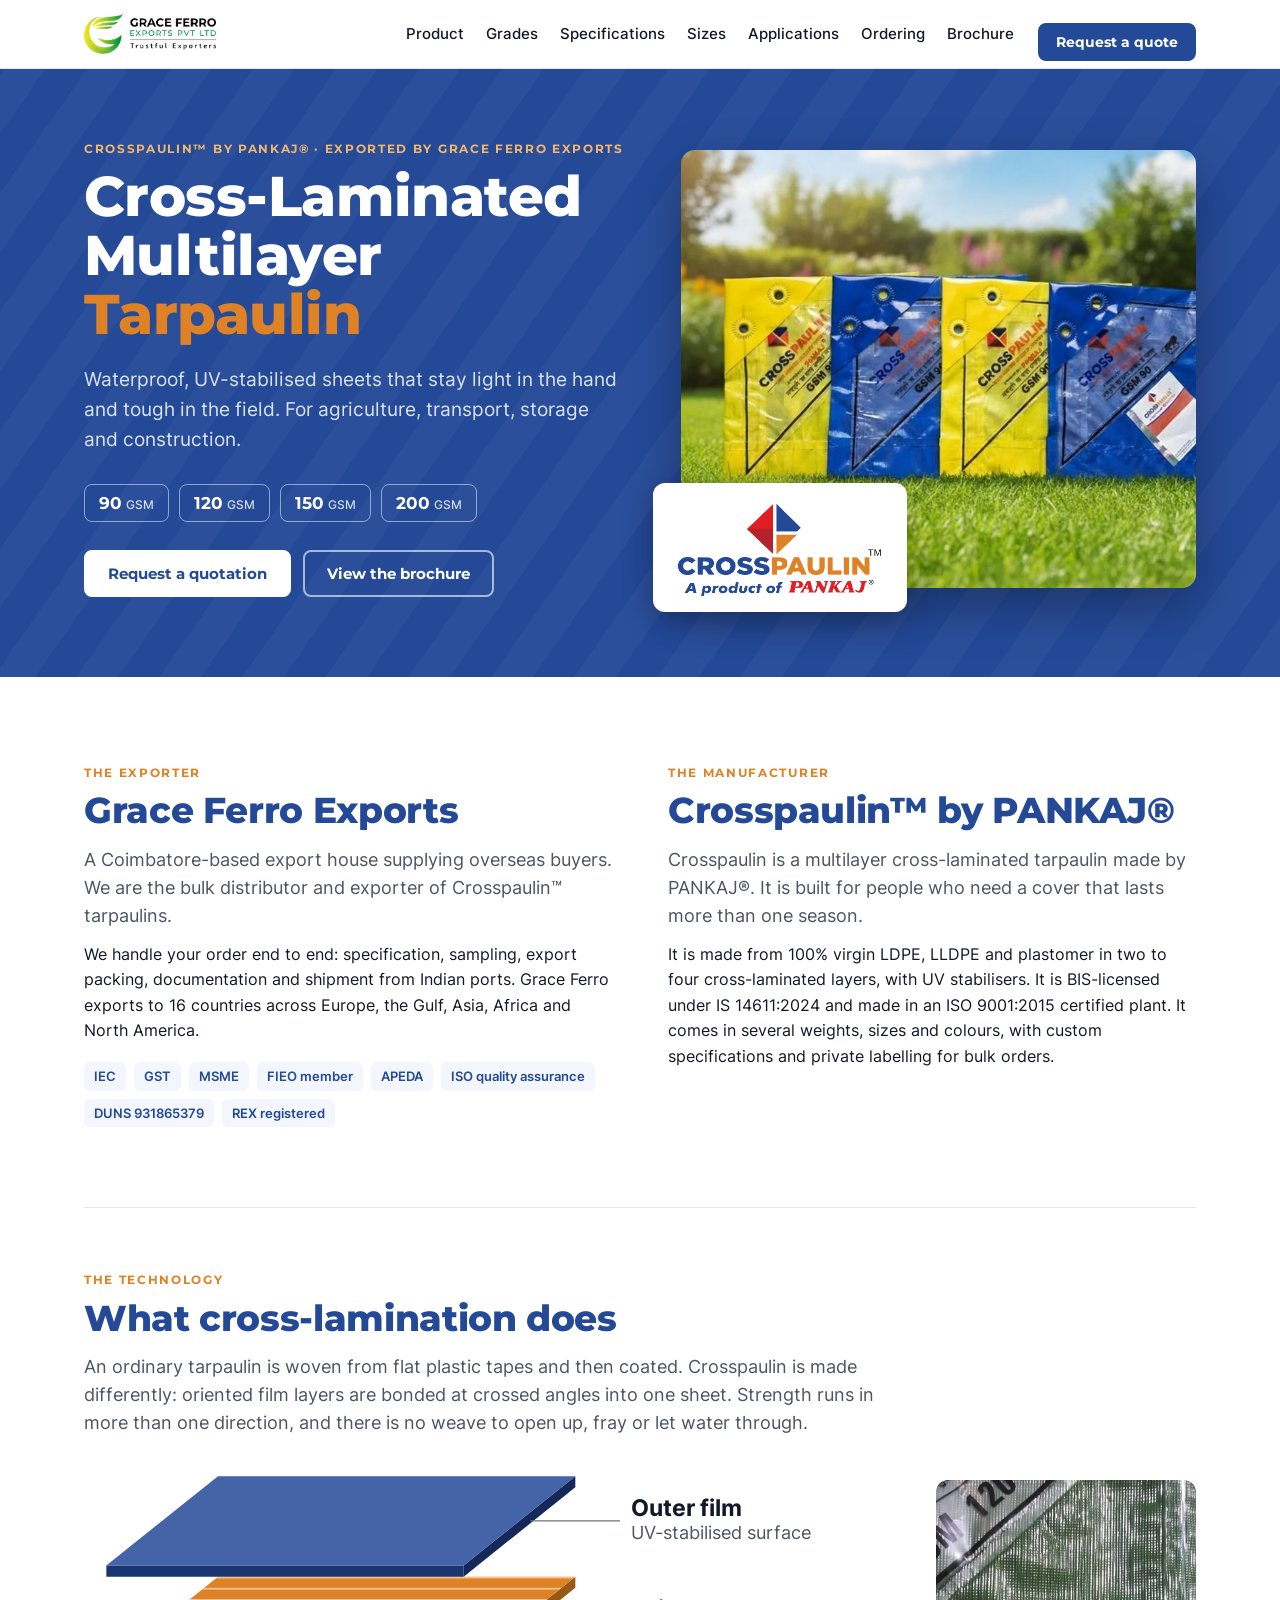
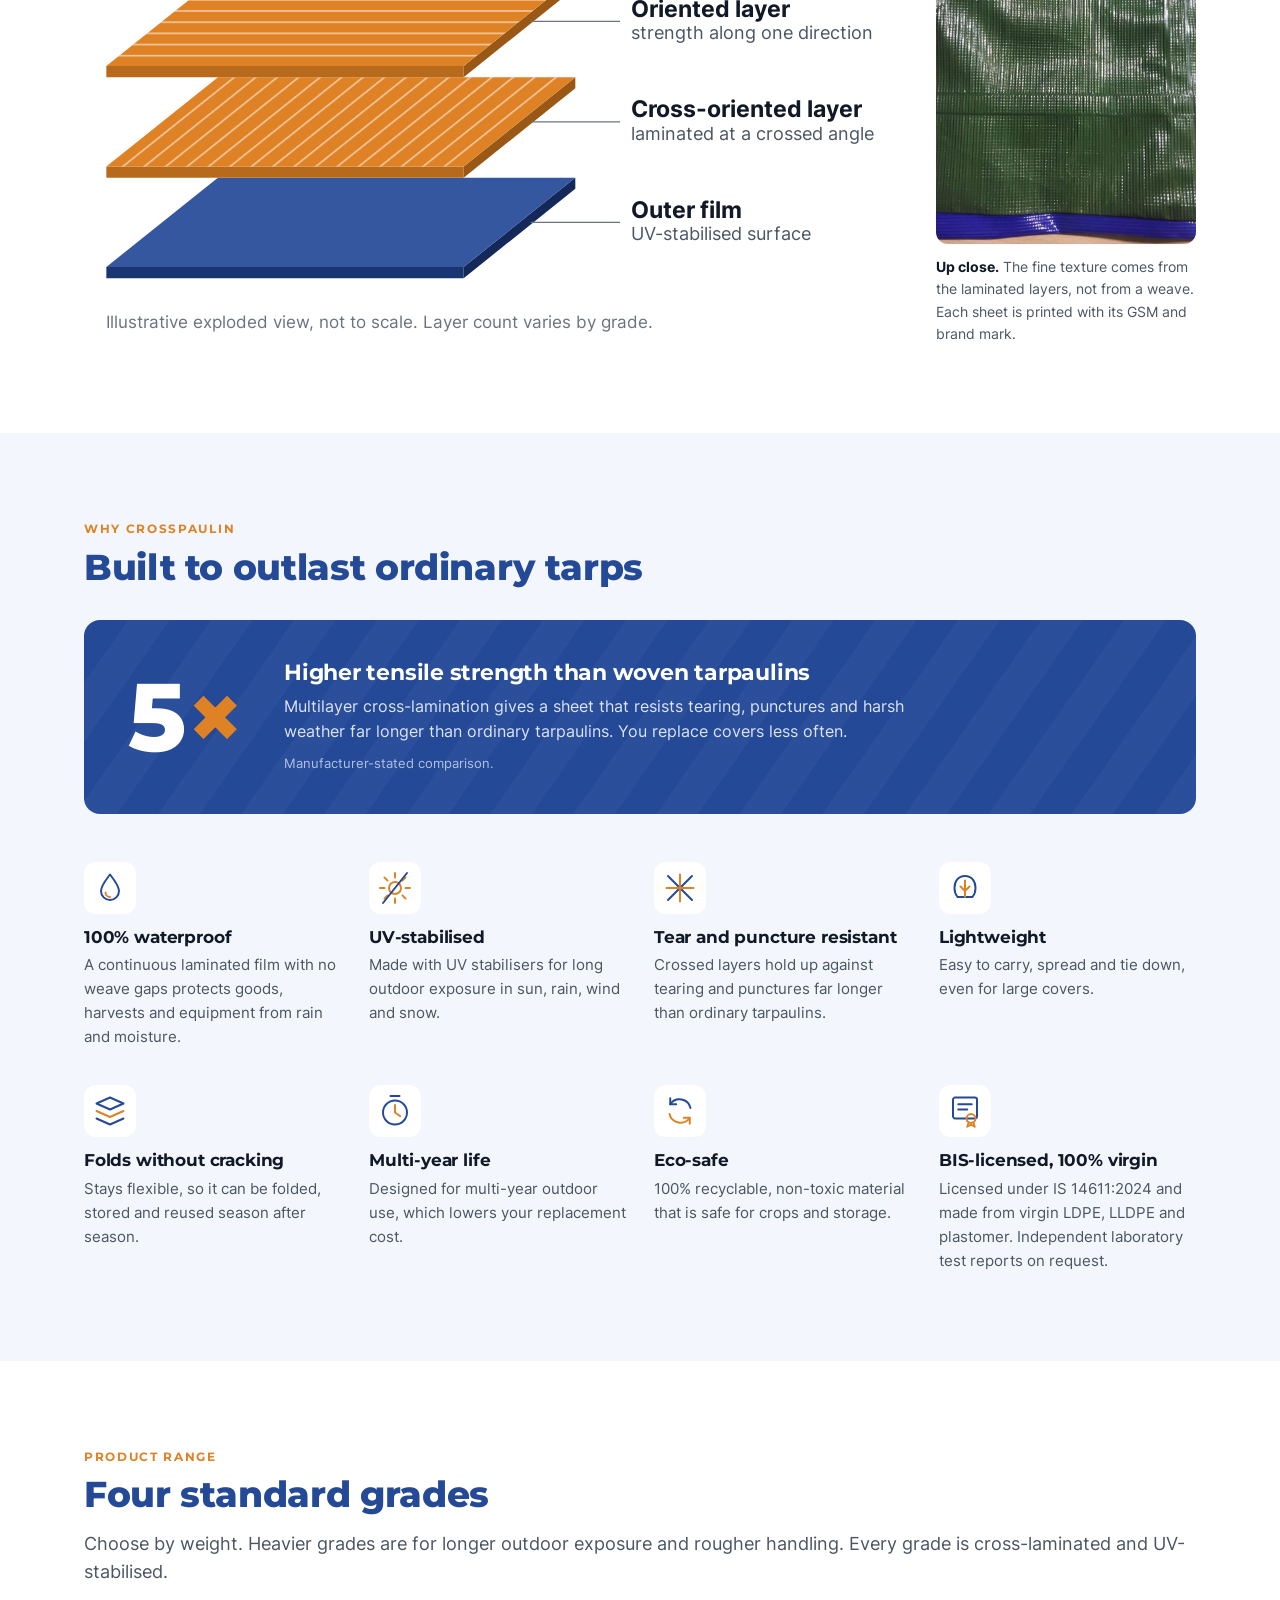
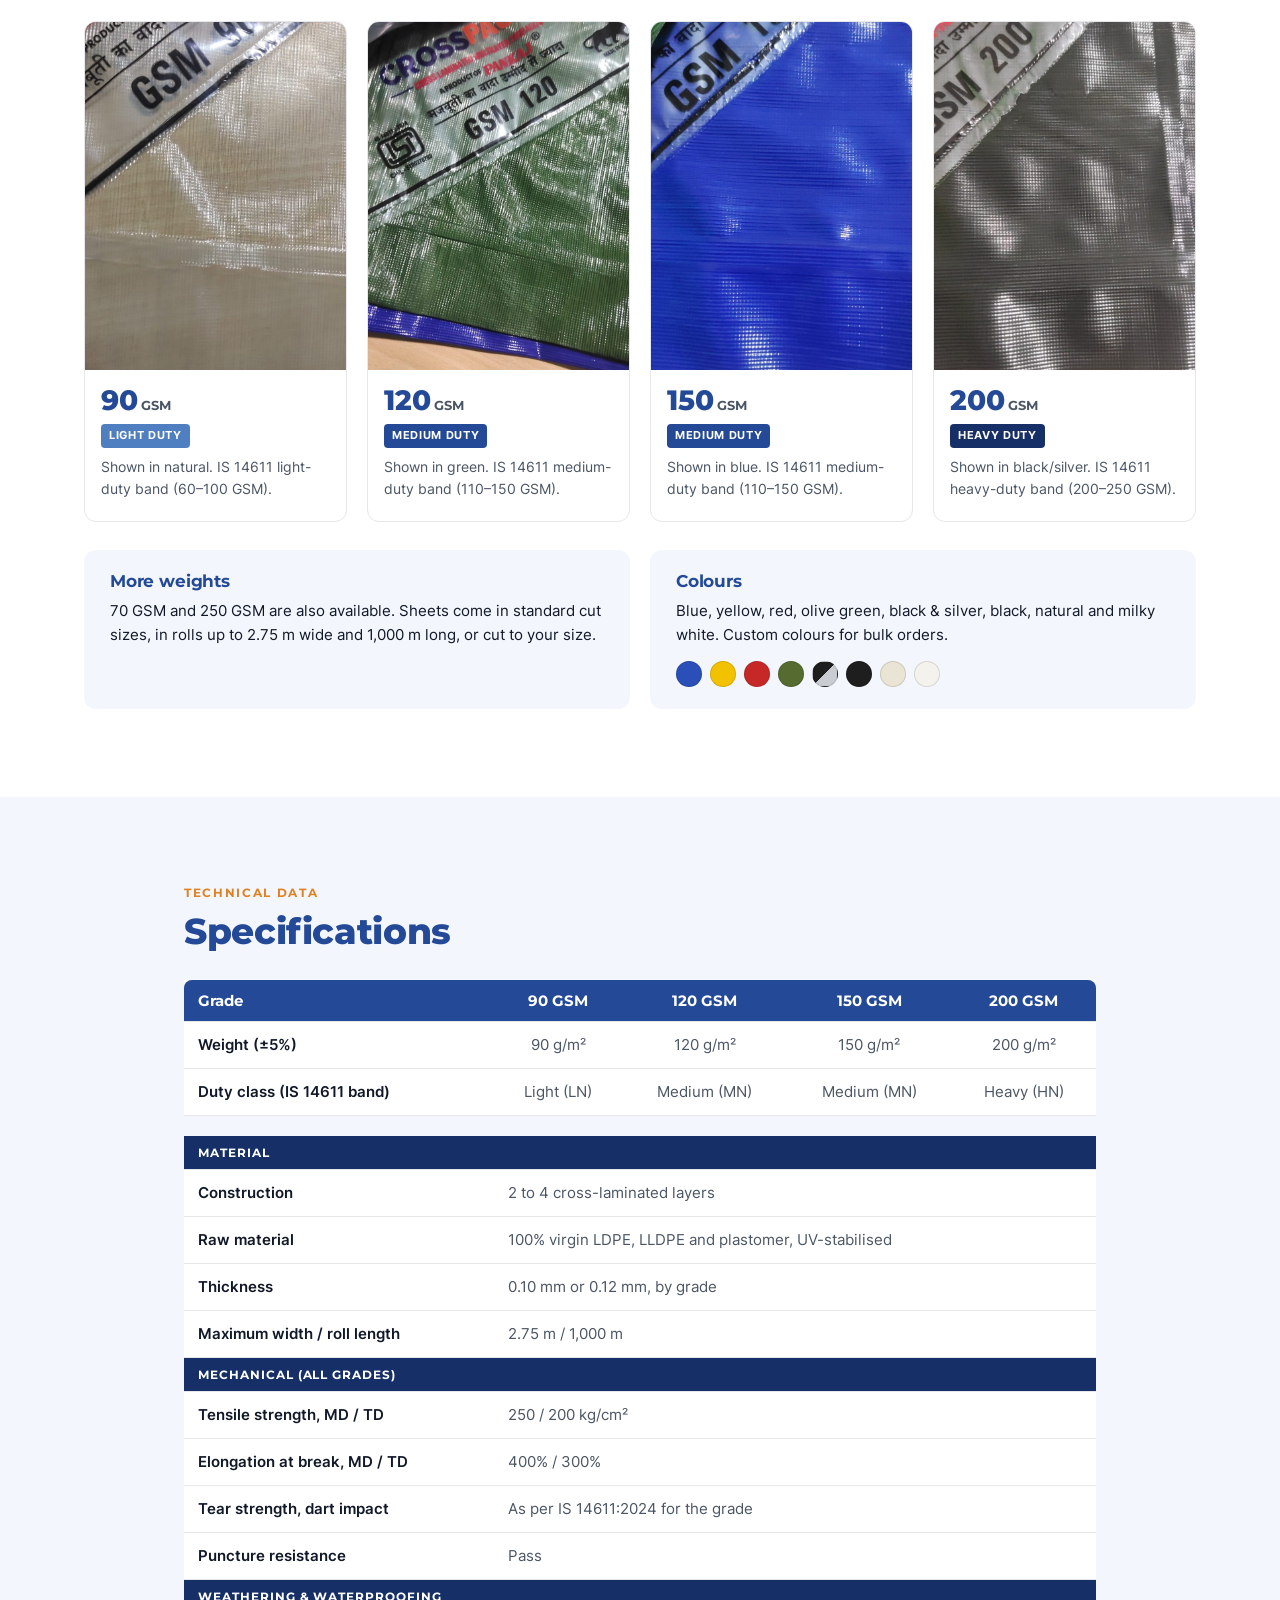
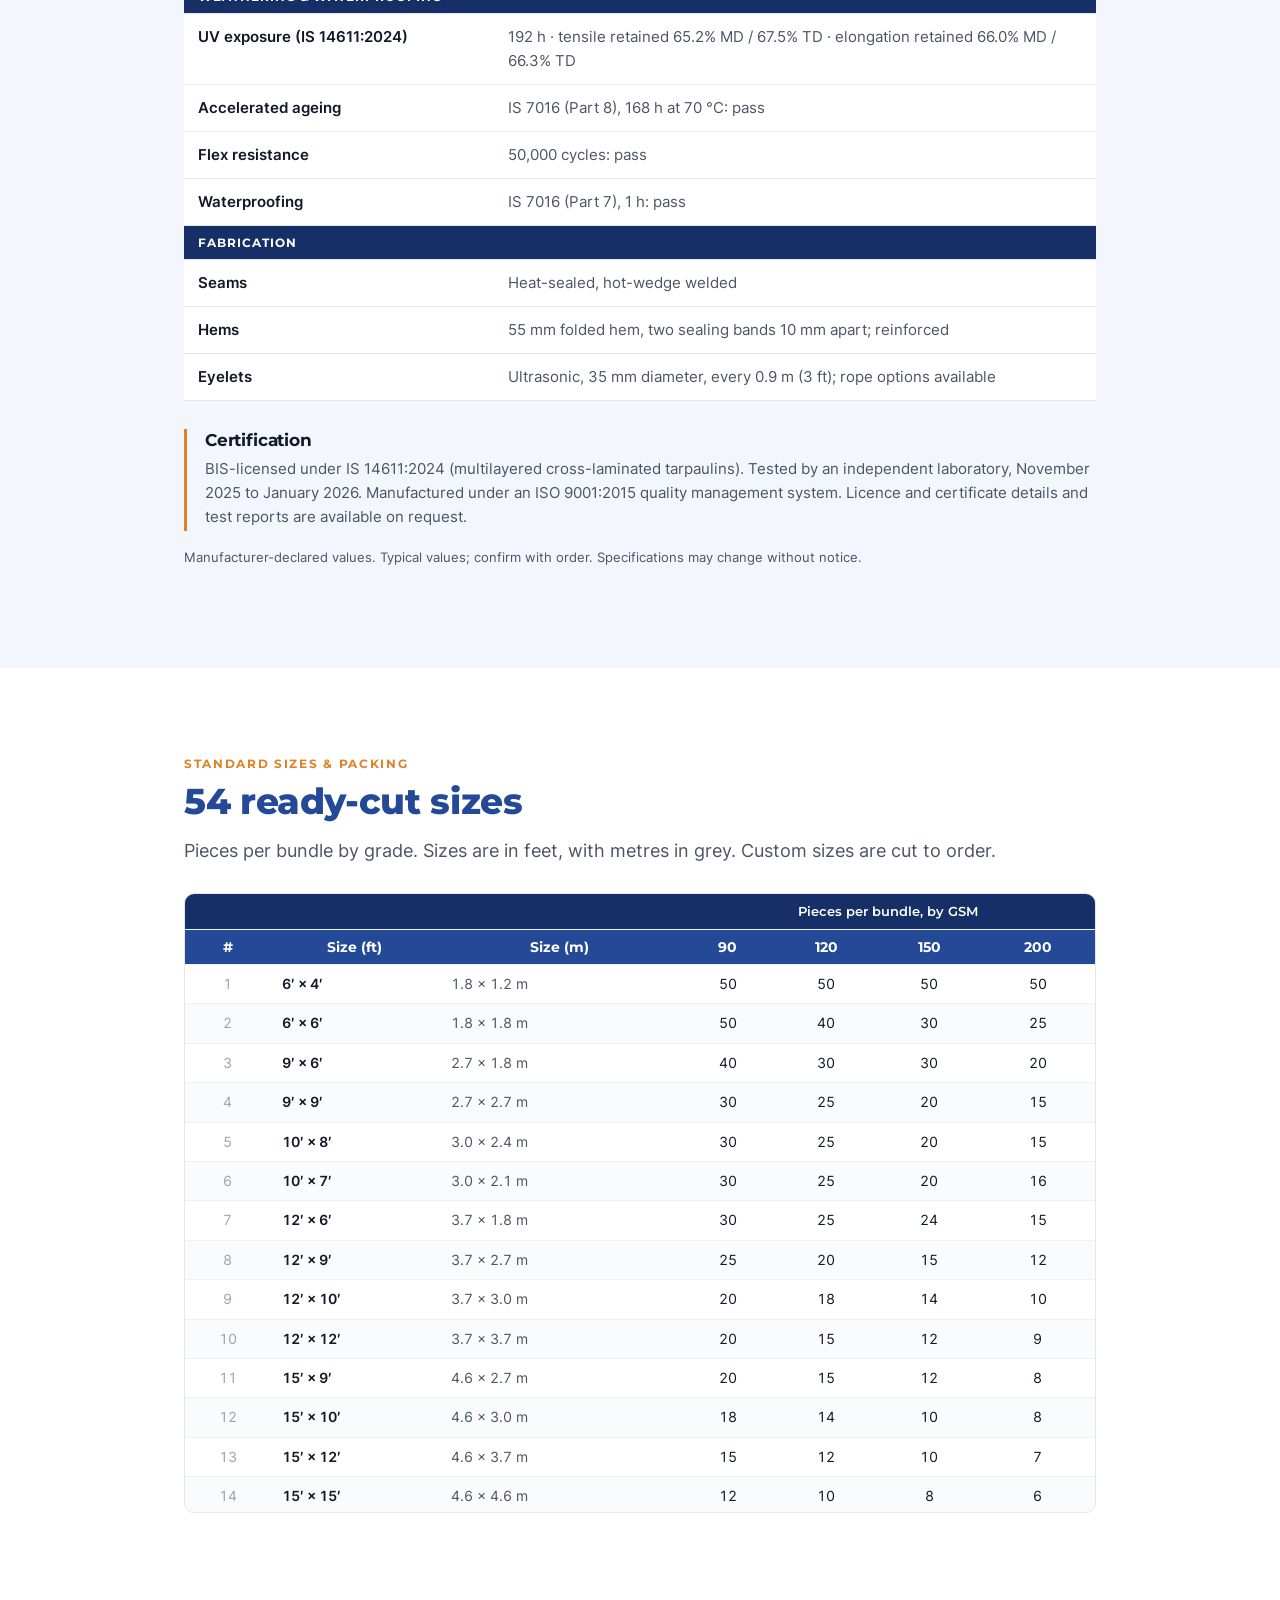
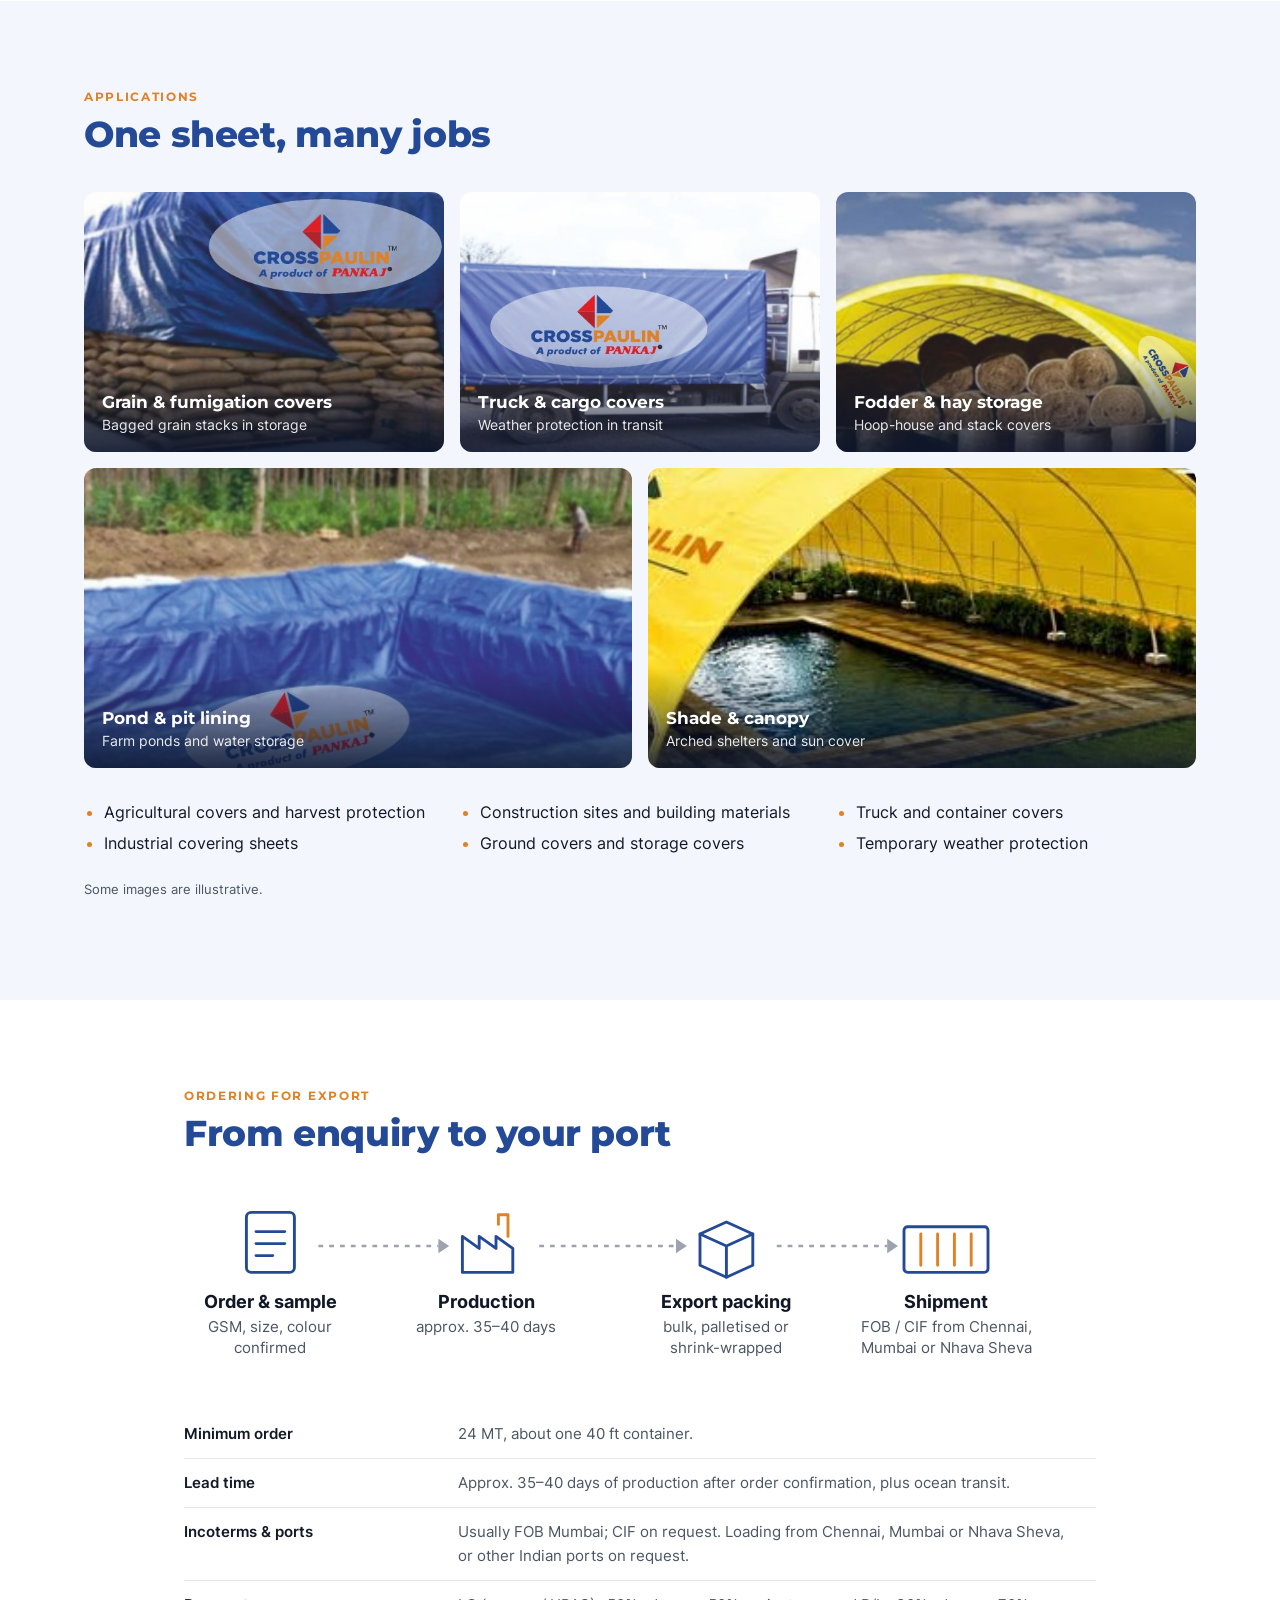
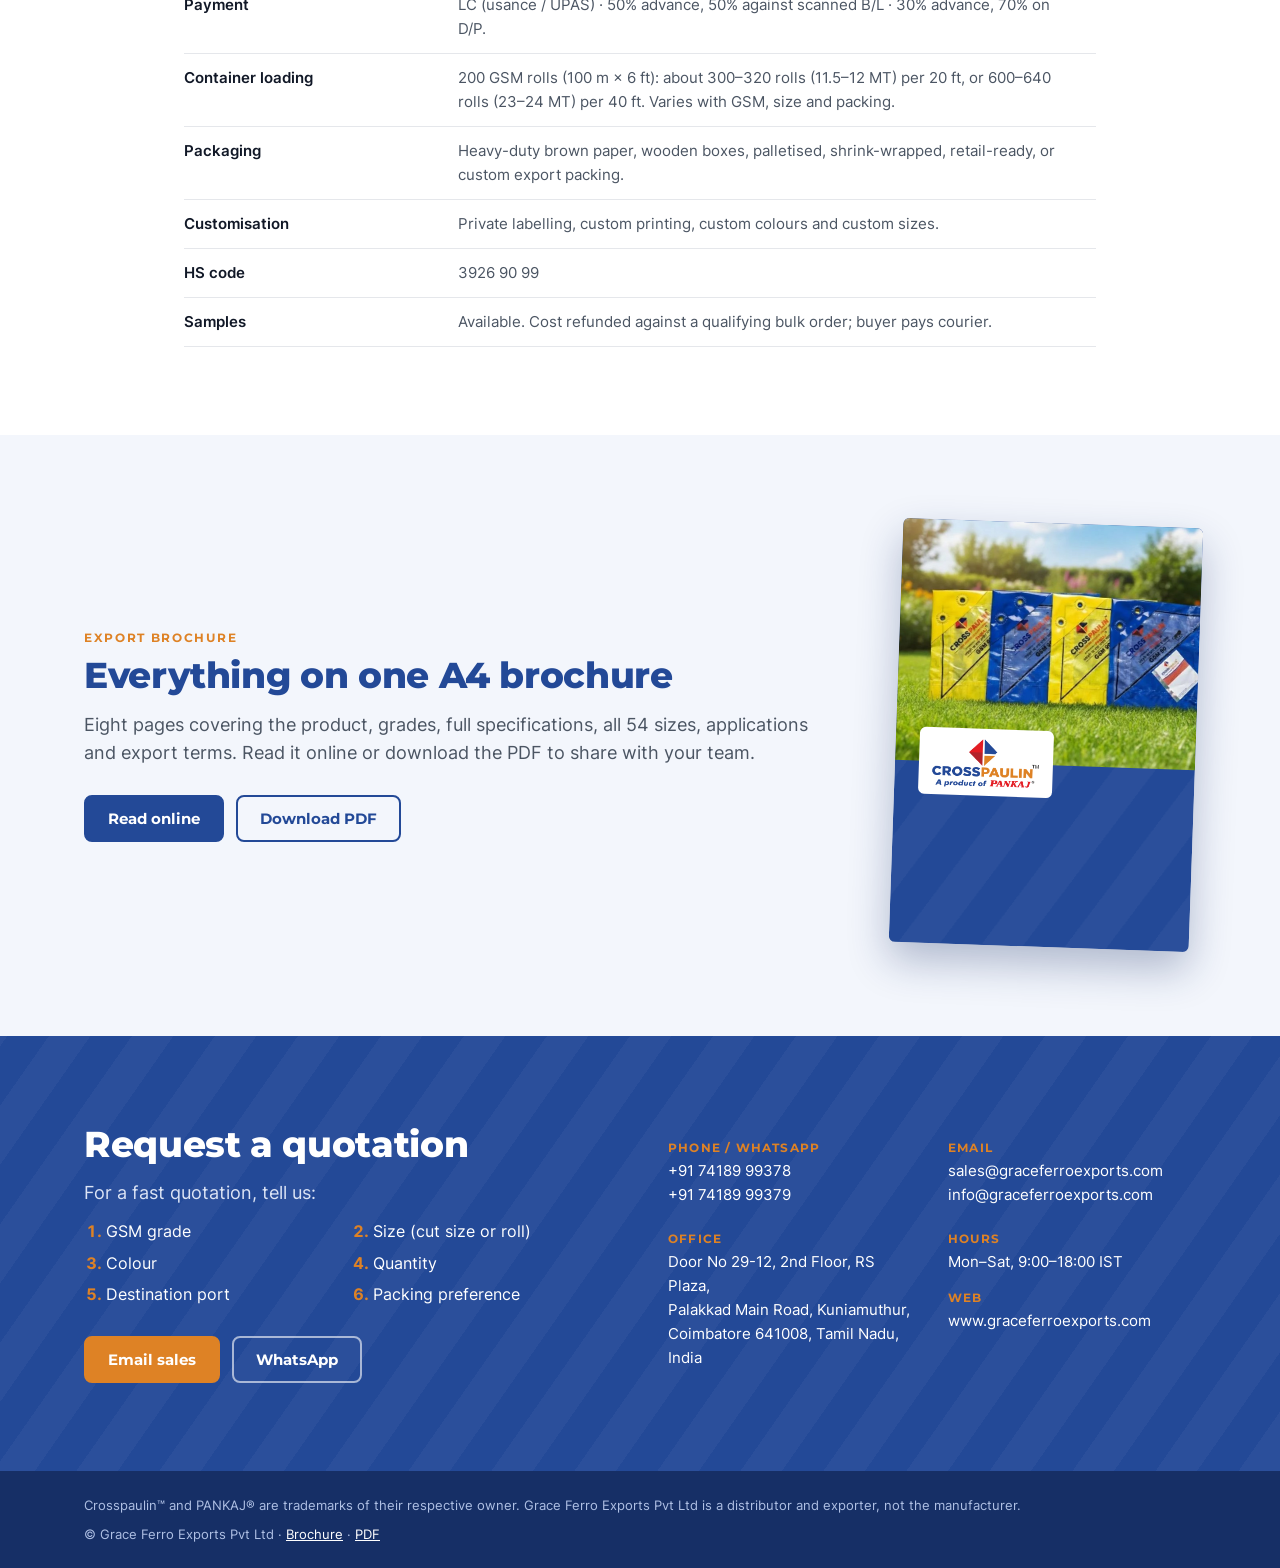
<file: index.html>
<!doctype html>
<html lang="en">
<head>
<meta charset="utf-8">
<meta name="viewport" content="width=device-width, initial-scale=1">
<title>Crosspaulin™ Cross-Laminated Tarpaulin | Grace Ferro Exports</title>
<meta name="description" content="Crosspaulin™ cross-laminated multilayer tarpaulin by PANKAJ®, exported by Grace Ferro Exports Pvt Ltd, India. 90 to 200 GSM, 54 standard sizes, BIS-licensed under IS 14611:2024.">
<link rel="canonical" href="https://www.crosspaulin.com/">
<link rel="icon" href="brochure/assets/crosspaulin-logo.png">
<link rel="stylesheet" href="site.css">
</head>
<body>

<header class="site-head">
  <div class="wrap">
    <a class="brand" href="./"><img src="brochure/assets/gfe-logo.png" alt="Grace Ferro Exports Pvt Ltd"></a>
    <nav aria-label="Main">
      <a href="#product">Product</a>
      <a href="#grades">Grades</a>
      <a href="#specifications">Specifications</a>
      <a href="#sizes">Sizes</a>
      <a href="#applications">Applications</a>
      <a href="#ordering">Ordering</a>
      <a href="brochure/">Brochure</a>
    </nav>
    <a class="btn small" href="#contact">Request a quote</a>
  </div>
</header>

<main>

<!-- HERO -->
<section class="hero">
  <div class="wrap hero-grid">
    <div>
      <div class="kicker">Crosspaulin™ by PANKAJ® · Exported by Grace Ferro Exports</div>
      <h1>Cross-Laminated Multilayer <span>Tarpaulin</span></h1>
      <p class="sub">Waterproof, UV-stabilised sheets that stay light in the hand and tough in the field. For agriculture, transport, storage and construction.</p>
      <div class="gsm-row"><span>90<small>GSM</small></span><span>120<small>GSM</small></span><span>150<small>GSM</small></span><span>200<small>GSM</small></span></div>
      <div class="actions">
        <a class="btn" href="#contact">Request a quotation</a>
        <a class="btn ghost" href="brochure/">View the brochure</a>
      </div>
    </div>
    <figure class="hero-img">
      <img src="brochure/assets/cover-hero.jpg" alt="Crosspaulin sheet covering stacked goods outdoors">
      <div class="logo-card"><img src="brochure/assets/crosspaulin-logo.png" alt="Crosspaulin, a product of Pankaj"></div>
    </figure>
  </div>
</section>

<!-- ABOUT -->
<section id="product" class="block">
  <div class="wrap">
    <div class="two">
      <div>
        <div class="kicker">The exporter</div>
        <h2>Grace Ferro Exports</h2>
        <p class="lead">A Coimbatore-based export house supplying overseas buyers. We are the bulk distributor and exporter of Crosspaulin™ tarpaulins.</p>
        <p>We handle your order end to end: specification, sampling, export packing, documentation and shipment from Indian ports. Grace Ferro exports to 16 countries across Europe, the Gulf, Asia, Africa and North America.</p>
        <ul class="reg-list">
          <li>IEC</li><li>GST</li><li>MSME</li><li>FIEO member</li><li>APEDA</li><li>ISO quality assurance</li><li>DUNS 931865379</li><li>REX registered</li>
        </ul>
      </div>
      <div>
        <div class="kicker">The manufacturer</div>
        <h2>Crosspaulin™ by PANKAJ®</h2>
        <p class="lead">Crosspaulin is a multilayer cross-laminated tarpaulin made by PANKAJ®. It is built for people who need a cover that lasts more than one season.</p>
        <p>It is made from 100% virgin LDPE, LLDPE and plastomer in two to four cross-laminated layers, with UV stabilisers. It is BIS-licensed under IS 14611:2024 and made in an ISO 9001:2015 certified plant. It comes in several weights, sizes and colours, with custom specifications and private labelling for bulk orders.</p>
      </div>
    </div>

    <div class="tech">
      <div>
        <div class="kicker">The technology</div>
        <h2>What cross-lamination does</h2>
        <p class="lead">An ordinary tarpaulin is woven from flat plastic tapes and then coated. Crosspaulin is made differently: oriented film layers are bonded at crossed angles into one sheet. Strength runs in more than one direction, and there is no weave to open up, fray or let water through.</p>
        <div class="diagram"><!--SVG:brochure/assets/generated/cross-section.svg--><svg xmlns="http://www.w3.org/2000/svg" viewBox="40 40 720 430" font-family="Inter, sans-serif">
  <!-- Exploded view of a cross-laminated multilayer sheet. Illustrative, not to scale. -->
  <defs>
    <pattern id="md" width="10" height="10" patternUnits="userSpaceOnUse" patternTransform="rotate(0)">
      <line x1="0" y1="0" x2="10" y2="0" stroke="#ffffff" stroke-opacity=".55" stroke-width="3"/>
    </pattern>
    <pattern id="cd" width="12" height="12" patternUnits="userSpaceOnUse" patternTransform="rotate(-38.66)">
      <line x1="0" y1="0" x2="12" y2="0" stroke="#ffffff" stroke-opacity=".55" stroke-width="3"/>
    </pattern>
  </defs>

  <!-- layer: top face parallelogram A(60,y) B(380,y) C(480,y-80) D(160,y-80), edge 10px -->
  <g id="l4">
    <path d="M60 400 L380 400 L380 410 L60 410 Z" fill="#1A3672"/>
    <path d="M380 400 L480 320 L480 330 L380 410 Z" fill="#14295A"/>
    <path d="M60 400 L380 400 L480 320 L160 320 Z" fill="#234997" fill-opacity=".92"/>
  </g>
  <g id="l3">
    <path d="M60 310 L380 310 L380 320 L60 320 Z" fill="#B86A1C"/>
    <path d="M380 310 L480 230 L480 240 L380 320 Z" fill="#9A5816"/>
    <path d="M60 310 L380 310 L480 230 L160 230 Z" fill="#DE8225"/>
    <path d="M60 310 L380 310 L480 230 L160 230 Z" fill="url(#cd)"/>
  </g>
  <g id="l2">
    <path d="M60 220 L380 220 L380 230 L60 230 Z" fill="#B86A1C"/>
    <path d="M380 220 L480 140 L480 150 L380 230 Z" fill="#9A5816"/>
    <path d="M60 220 L380 220 L480 140 L160 140 Z" fill="#DE8225"/>
    <path d="M60 220 L380 220 L480 140 L160 140 Z" fill="url(#md)"/>
  </g>
  <g id="l1">
    <path d="M60 130 L380 130 L380 140 L60 140 Z" fill="#1A3672"/>
    <path d="M380 130 L480 50 L480 60 L380 140 Z" fill="#14295A"/>
    <path d="M60 130 L380 130 L480 50 L160 50 Z" fill="#234997" fill-opacity=".92"/>
    <path d="M60 130 L380 130 L480 50 L160 50 Z" fill="#ffffff" fill-opacity=".08"/>
  </g>

  <!-- leader lines + labels -->
  <g stroke="#6B7280" stroke-width="1.2" fill="none">
    <path d="M440 90 L520 90"/>
    <path d="M440 180 L520 180"/>
    <path d="M440 270 L520 270"/>
    <path d="M440 360 L520 360"/>
  </g>
  <g fill="#111827">
    <text x="530" y="86" font-size="21" font-weight="700">Outer film</text>
    <text x="530" y="106" font-size="16.5" fill="#4B5563">UV-stabilised surface</text>

    <text x="530" y="176" font-size="21" font-weight="700">Oriented layer</text>
    <text x="530" y="196" font-size="16.5" fill="#4B5563">strength along one direction</text>

    <text x="530" y="266" font-size="21" font-weight="700">Cross-oriented layer</text>
    <text x="530" y="286" font-size="16.5" fill="#4B5563">laminated at a crossed angle</text>

    <text x="530" y="356" font-size="21" font-weight="700">Outer film</text>
    <text x="530" y="376" font-size="16.5" fill="#4B5563">UV-stabilised surface</text>
  </g>
  <text x="60" y="455" font-size="15" fill="#6B7280">Illustrative exploded view, not to scale. Layer count varies by grade.</text>
</svg><!--/SVG--></div>
      </div>
      <figure class="macro">
        <img src="brochure/assets/texture-macro.jpg" alt="Close-up of the Crosspaulin surface" loading="lazy">
        <figcaption><b>Up close.</b> The fine texture comes from the laminated layers, not from a weave. Each sheet is printed with its GSM and brand mark.</figcaption>
      </figure>
    </div>
  </div>
</section>

<!-- ADVANTAGES -->
<section class="block tint">
  <div class="wrap">
    <div class="kicker">Why Crosspaulin</div>
    <h2>Built to outlast ordinary tarps</h2>
    <div class="big-claim">
      <div class="num">5<span>×</span></div>
      <div>
        <h3>Higher tensile strength than woven tarpaulins</h3>
        <p>Multilayer cross-lamination gives a sheet that resists tearing, punctures and harsh weather far longer than ordinary tarpaulins. You replace covers less often.</p>
        <p class="note">Manufacturer-stated comparison.</p>
      </div>
    </div>
    <div class="adv">
      <div class="item"><img src="brochure/assets/generated/icon-waterproof.svg" alt=""><div><h3>100% waterproof</h3><p>A continuous laminated film with no weave gaps protects goods, harvests and equipment from rain and moisture.</p></div></div>
      <div class="item"><img src="brochure/assets/generated/icon-uv.svg" alt=""><div><h3>UV-stabilised</h3><p>Made with UV stabilisers for long outdoor exposure in sun, rain, wind and snow.</p></div></div>
      <div class="item"><img src="brochure/assets/generated/icon-strength.svg" alt=""><div><h3>Tear and puncture resistant</h3><p>Crossed layers hold up against tearing and punctures far longer than ordinary tarpaulins.</p></div></div>
      <div class="item"><img src="brochure/assets/generated/icon-lightweight.svg" alt=""><div><h3>Lightweight</h3><p>Easy to carry, spread and tie down, even for large covers.</p></div></div>
      <div class="item"><img src="brochure/assets/generated/icon-foldable.svg" alt=""><div><h3>Folds without cracking</h3><p>Stays flexible, so it can be folded, stored and reused season after season.</p></div></div>
      <div class="item"><img src="brochure/assets/generated/icon-longlife.svg" alt=""><div><h3>Multi-year life</h3><p>Designed for multi-year outdoor use, which lowers your replacement cost.</p></div></div>
      <div class="item"><img src="brochure/assets/generated/icon-recyclable.svg" alt=""><div><h3>Eco-safe</h3><p>100% recyclable, non-toxic material that is safe for crops and storage.</p></div></div>
      <div class="item"><img src="brochure/assets/generated/icon-certificate.svg" alt=""><div><h3>BIS-licensed, 100% virgin</h3><p>Licensed under IS 14611:2024 and made from virgin LDPE, LLDPE and plastomer. Independent laboratory test reports on request.</p></div></div>
    </div>
  </div>
</section>

<!-- GRADES -->
<section id="grades" class="block">
  <div class="wrap">
    <div class="kicker">Product range</div>
    <h2>Four standard grades</h2>
    <p class="lead">Choose by weight. Heavier grades are for longer outdoor exposure and rougher handling. Every grade is cross-laminated and UV-stabilised.</p>
    <div class="grades">
      <div class="grade"><img src="brochure/assets/grade-90.jpg" alt="90 GSM natural sheet" loading="lazy"><div class="body"><div class="gsm">90<small>GSM</small></div><span class="duty light">Light duty</span><p>Shown in natural. IS 14611 light-duty band (60–100 GSM).</p></div></div>
      <div class="grade"><img src="brochure/assets/grade-120.jpg" alt="120 GSM green sheet" loading="lazy"><div class="body"><div class="gsm">120<small>GSM</small></div><span class="duty medium">Medium duty</span><p>Shown in green. IS 14611 medium-duty band (110–150 GSM).</p></div></div>
      <div class="grade"><img src="brochure/assets/grade-150.jpg" alt="150 GSM blue sheet" loading="lazy"><div class="body"><div class="gsm">150<small>GSM</small></div><span class="duty medium">Medium duty</span><p>Shown in blue. IS 14611 medium-duty band (110–150 GSM).</p></div></div>
      <div class="grade"><img src="brochure/assets/grade-200.jpg" alt="200 GSM black and silver sheet" loading="lazy"><div class="body"><div class="gsm">200<small>GSM</small></div><span class="duty heavy">Heavy duty</span><p>Shown in black/silver. IS 14611 heavy-duty band (200–250 GSM).</p></div></div>
    </div>
    <div class="also">
      <div class="box">
        <h3>More weights</h3>
        <p>70 GSM and 250 GSM are also available. Sheets come in standard cut sizes, in rolls up to 2.75 m wide and 1,000 m long, or cut to your size.</p>
      </div>
      <div class="box">
        <h3>Colours</h3>
        <p>Blue, yellow, red, olive green, black &amp; silver, black, natural and milky white. Custom colours for bulk orders.</p>
        <div class="swatches" aria-hidden="true"><span style="background:#2B4FB8"></span><span style="background:#F2C200"></span><span style="background:#C62828"></span><span style="background:#556B2F"></span><span style="background:linear-gradient(135deg,#1E1E1E 50%,#C9CCD1 50%)"></span><span style="background:#1E1E1E"></span><span style="background:#E9E4D4"></span><span style="background:#F4F2EC"></span></div>
      </div>
    </div>
  </div>
</section>

<!-- SPECIFICATIONS -->
<section id="specifications" class="block tint">
  <div class="wrap narrow">
    <div class="kicker">Technical data</div>
    <h2>Specifications</h2>
    <div class="scroll">
      <table class="spec">
        <thead><tr><th>Grade</th><th>90 GSM</th><th>120 GSM</th><th>150 GSM</th><th>200 GSM</th></tr></thead>
        <tbody>
          <tr><th>Weight (±5%)</th><td>90 g/m²</td><td>120 g/m²</td><td>150 g/m²</td><td>200 g/m²</td></tr>
          <tr><th>Duty class (IS 14611 band)</th><td>Light (LN)</td><td>Medium (MN)</td><td>Medium (MN)</td><td>Heavy (HN)</td></tr>
        </tbody>
      </table>
    </div>
    <table class="spec kv">
      <tbody>
        <tr class="grp"><th colspan="2">Material</th></tr>
        <tr><th>Construction</th><td>2 to 4 cross-laminated layers</td></tr>
        <tr><th>Raw material</th><td>100% virgin LDPE, LLDPE and plastomer, UV-stabilised</td></tr>
        <tr><th>Thickness</th><td>0.10 mm or 0.12 mm, by grade</td></tr>
        <tr><th>Maximum width / roll length</th><td>2.75 m / 1,000 m</td></tr>
        <tr class="grp"><th colspan="2">Mechanical (all grades)</th></tr>
        <tr><th>Tensile strength, MD / TD</th><td>250 / 200 kg/cm²</td></tr>
        <tr><th>Elongation at break, MD / TD</th><td>400% / 300%</td></tr>
        <tr><th>Tear strength, dart impact</th><td>As per IS 14611:2024 for the grade</td></tr>
        <tr><th>Puncture resistance</th><td>Pass</td></tr>
        <tr class="grp"><th colspan="2">Weathering &amp; waterproofing</th></tr>
        <tr><th>UV exposure (IS 14611:2024)</th><td>192 h · tensile retained 65.2% MD / 67.5% TD · elongation retained 66.0% MD / 66.3% TD</td></tr>
        <tr><th>Accelerated ageing</th><td>IS 7016 (Part 8), 168 h at 70 °C: pass</td></tr>
        <tr><th>Flex resistance</th><td>50,000 cycles: pass</td></tr>
        <tr><th>Waterproofing</th><td>IS 7016 (Part 7), 1 h: pass</td></tr>
        <tr class="grp"><th colspan="2">Fabrication</th></tr>
        <tr><th>Seams</th><td>Heat-sealed, hot-wedge welded</td></tr>
        <tr><th>Hems</th><td>55 mm folded hem, two sealing bands 10 mm apart; reinforced</td></tr>
        <tr><th>Eyelets</th><td>Ultrasonic, 35 mm diameter, every 0.9 m (3 ft); rope options available</td></tr>
      </tbody>
    </table>
    <div class="ref">
      <h3>Certification</h3>
      <p>BIS-licensed under IS 14611:2024 (multilayered cross-laminated tarpaulins). Tested by an independent laboratory, November 2025 to January 2026. Manufactured under an ISO 9001:2015 quality management system. Licence and certificate details and test reports are available on request.</p>
    </div>
    <p class="small">Manufacturer-declared values. Typical values; confirm with order. Specifications may change without notice.</p>
  </div>
</section>

<!-- SIZES -->
<section id="sizes" class="block">
  <div class="wrap narrow">
    <div class="kicker">Standard sizes &amp; packing</div>
    <h2>54 ready-cut sizes</h2>
    <p class="lead">Pieces per bundle by grade. Sizes are in feet, with metres in grey. Custom sizes are cut to order.</p>
    <div class="sizes-wrap">
<!--SIZES:start-->
    <table class="sizes">
      <thead><tr class="sup"><th colspan="3"></th><th colspan="4">Pieces per bundle, by GSM</th></tr>
      <tr><th>#</th><th>Size (ft)</th><th>Size (m)</th><th>90</th><th>120</th><th>150</th><th>200</th></tr></thead>
      <tbody>
        <tr><td class="n">1</td><td class="ft">6′ × 4′</td><td class="m">1.8 × 1.2 m</td><td>50</td><td>50</td><td>50</td><td>50</td></tr>
        <tr><td class="n">2</td><td class="ft">6′ × 6′</td><td class="m">1.8 × 1.8 m</td><td>50</td><td>40</td><td>30</td><td>25</td></tr>
        <tr><td class="n">3</td><td class="ft">9′ × 6′</td><td class="m">2.7 × 1.8 m</td><td>40</td><td>30</td><td>30</td><td>20</td></tr>
        <tr><td class="n">4</td><td class="ft">9′ × 9′</td><td class="m">2.7 × 2.7 m</td><td>30</td><td>25</td><td>20</td><td>15</td></tr>
        <tr><td class="n">5</td><td class="ft">10′ × 8′</td><td class="m">3.0 × 2.4 m</td><td>30</td><td>25</td><td>20</td><td>15</td></tr>
        <tr><td class="n">6</td><td class="ft">10′ × 7′</td><td class="m">3.0 × 2.1 m</td><td>30</td><td>25</td><td>20</td><td>16</td></tr>
        <tr><td class="n">7</td><td class="ft">12′ × 6′</td><td class="m">3.7 × 1.8 m</td><td>30</td><td>25</td><td>24</td><td>15</td></tr>
        <tr><td class="n">8</td><td class="ft">12′ × 9′</td><td class="m">3.7 × 2.7 m</td><td>25</td><td>20</td><td>15</td><td>12</td></tr>
        <tr><td class="n">9</td><td class="ft">12′ × 10′</td><td class="m">3.7 × 3.0 m</td><td>20</td><td>18</td><td>14</td><td>10</td></tr>
        <tr><td class="n">10</td><td class="ft">12′ × 12′</td><td class="m">3.7 × 3.7 m</td><td>20</td><td>15</td><td>12</td><td>9</td></tr>
        <tr><td class="n">11</td><td class="ft">15′ × 9′</td><td class="m">4.6 × 2.7 m</td><td>20</td><td>15</td><td>12</td><td>8</td></tr>
        <tr><td class="n">12</td><td class="ft">15′ × 10′</td><td class="m">4.6 × 3.0 m</td><td>18</td><td>14</td><td>10</td><td>8</td></tr>
        <tr><td class="n">13</td><td class="ft">15′ × 12′</td><td class="m">4.6 × 3.7 m</td><td>15</td><td>12</td><td>10</td><td>7</td></tr>
        <tr><td class="n">14</td><td class="ft">15′ × 15′</td><td class="m">4.6 × 4.6 m</td><td>12</td><td>10</td><td>8</td><td>6</td></tr>
        <tr><td class="n">15</td><td class="ft">18′ × 12′</td><td class="m">5.5 × 3.7 m</td><td>12</td><td>10</td><td>8</td><td>6</td></tr>
        <tr><td class="n">16</td><td class="ft">18′ × 15′</td><td class="m">5.5 × 4.6 m</td><td>10</td><td>8</td><td>7</td><td>5</td></tr>
        <tr><td class="n">17</td><td class="ft">20′ × 8′</td><td class="m">6.1 × 2.4 m</td><td>18</td><td>14</td><td>10</td><td>8</td></tr>
        <tr><td class="n">18</td><td class="ft">21′ × 12′</td><td class="m">6.4 × 3.7 m</td><td>10</td><td>8</td><td>7</td><td>5</td></tr>
        <tr><td class="n">19</td><td class="ft">21′ × 14′</td><td class="m">6.4 × 4.3 m</td><td>8</td><td>7</td><td>5</td><td>4</td></tr>
        <tr><td class="n">20</td><td class="ft">21′ × 18′</td><td class="m">6.4 × 5.5 m</td><td>8</td><td>6</td><td>5</td><td>3</td></tr>
        <tr><td class="n">21</td><td class="ft">24′ × 8′</td><td class="m">7.3 × 2.4 m</td><td>15</td><td>12</td><td>10</td><td>7</td></tr>
        <tr><td class="n">22</td><td class="ft">24′ × 12′</td><td class="m">7.3 × 3.7 m</td><td>10</td><td>8</td><td>6</td><td>4</td></tr>
        <tr><td class="n">23</td><td class="ft">24′ × 15′</td><td class="m">7.3 × 4.6 m</td><td>8</td><td>6</td><td>5</td><td>3</td></tr>
        <tr><td class="n">24</td><td class="ft">24′ × 16′</td><td class="m">7.3 × 4.9 m</td><td>8</td><td>5</td><td>4</td><td>3</td></tr>
        <tr><td class="n">25</td><td class="ft">24′ × 18′</td><td class="m">7.3 × 5.5 m</td><td>7</td><td>5</td><td>4</td><td>3</td></tr>
        <tr><td class="n">26</td><td class="ft">24′ × 21′</td><td class="m">7.3 × 6.4 m</td><td>6</td><td>4</td><td>3</td><td>2</td></tr>
        <tr><td class="n">27</td><td class="ft">27′ × 12′</td><td class="m">8.2 × 3.7 m</td><td>8</td><td>6</td><td>5</td><td>4</td></tr>
        <tr><td class="n">28</td><td class="ft">27′ × 15′</td><td class="m">8.2 × 4.6 m</td><td>7</td><td>5</td><td>4</td><td>2</td></tr>
        <tr><td class="n">29</td><td class="ft">27′ × 16′</td><td class="m">8.2 × 4.9 m</td><td>6</td><td>4</td><td>3</td><td>2</td></tr>
        <tr><td class="n">30</td><td class="ft">27′ × 18′</td><td class="m">8.2 × 5.5 m</td><td>5</td><td>4</td><td>3</td><td>2</td></tr>
        <tr><td class="n">31</td><td class="ft">27′ × 21′</td><td class="m">8.2 × 6.4 m</td><td>5</td><td>4</td><td>3</td><td>2</td></tr>
        <tr><td class="n">32</td><td class="ft">27′ × 24′</td><td class="m">8.2 × 7.3 m</td><td>4</td><td>3</td><td>3</td><td>2</td></tr>
        <tr><td class="n">33</td><td class="ft">30′ × 18′</td><td class="m">9.1 × 5.5 m</td><td>5</td><td>4</td><td>3</td><td>2</td></tr>
        <tr><td class="n">34</td><td class="ft">30′ × 20′</td><td class="m">9.1 × 6.1 m</td><td>4</td><td>3</td><td>3</td><td>2</td></tr>
        <tr><td class="n">35</td><td class="ft">30′ × 21′</td><td class="m">9.1 × 6.4 m</td><td>4</td><td>3</td><td>3</td><td>2</td></tr>
        <tr><td class="n">36</td><td class="ft">30′ × 24′</td><td class="m">9.1 × 7.3 m</td><td>4</td><td>3</td><td>2</td><td>2</td></tr>
        <tr><td class="n">37</td><td class="ft">30′ × 27′</td><td class="m">9.1 × 8.2 m</td><td>3</td><td>2</td><td>2</td><td>1</td></tr>
        <tr><td class="n">38</td><td class="ft">30′ × 30′</td><td class="m">9.1 × 9.1 m</td><td>3</td><td>2</td><td>2</td><td>1</td></tr>
        <tr><td class="n">39</td><td class="ft">33′ × 27′</td><td class="m">10.1 × 8.2 m</td><td>3</td><td>2</td><td>2</td><td>1</td></tr>
        <tr><td class="n">40</td><td class="ft">36′ × 18′</td><td class="m">11.0 × 5.5 m</td><td>4</td><td>3</td><td>2</td><td>1</td></tr>
        <tr><td class="n">41</td><td class="ft">36′ × 21′</td><td class="m">11.0 × 6.4 m</td><td>3</td><td>3</td><td>2</td><td>1</td></tr>
        <tr><td class="n">42</td><td class="ft">36′ × 24′</td><td class="m">11.0 × 7.3 m</td><td>3</td><td>2</td><td>2</td><td>1</td></tr>
        <tr><td class="n">43</td><td class="ft">36′ × 30′</td><td class="m">11.0 × 9.1 m</td><td>2</td><td>2</td><td>1</td><td>1</td></tr>
        <tr><td class="n">44</td><td class="ft">40′ × 30′</td><td class="m">12.2 × 9.1 m</td><td>2</td><td>2</td><td>1</td><td>1</td></tr>
        <tr><td class="n">45</td><td class="ft">40′ × 36′</td><td class="m">12.2 × 11.0 m</td><td>2</td><td>1</td><td>1</td><td>1</td></tr>
        <tr><td class="n">46</td><td class="ft">40′ × 40′</td><td class="m">12.2 × 12.2 m</td><td>2</td><td>1</td><td>1</td><td>1</td></tr>
        <tr><td class="n">47</td><td class="ft">45′ × 30′</td><td class="m">13.7 × 9.1 m</td><td>2</td><td>1</td><td>1</td><td>1</td></tr>
        <tr><td class="n">48</td><td class="ft">45′ × 36′</td><td class="m">13.7 × 11.0 m</td><td>2</td><td>1</td><td>1</td><td>1</td></tr>
        <tr><td class="n">49</td><td class="ft">45′ × 40′</td><td class="m">13.7 × 12.2 m</td><td>1</td><td>1</td><td>1</td><td>1</td></tr>
        <tr><td class="n">50</td><td class="ft">50′ × 50′</td><td class="m">15.2 × 15.2 m</td><td>1</td><td>1</td><td>1</td><td>1</td></tr>
        <tr><td class="n">51</td><td class="ft">54′ × 54′</td><td class="m">16.5 × 16.5 m</td><td>1</td><td>1</td><td>1</td><td>1</td></tr>
        <tr><td class="n">52</td><td class="ft">60′ × 40′</td><td class="m">18.3 × 12.2 m</td><td>1</td><td>1</td><td>1</td><td>1</td></tr>
        <tr><td class="n">53</td><td class="ft">60′ × 60′</td><td class="m">18.3 × 18.3 m</td><td>1</td><td>1</td><td>1</td><td>1</td></tr>
        <tr><td class="n">54</td><td class="ft">80′ × 60′</td><td class="m">24.4 × 18.3 m</td><td>1</td><td>1</td><td>1</td><td>1</td></tr>
      </tbody>
    </table>
<!--SIZES:end-->
    </div>
  </div>
</section>

<!-- APPLICATIONS -->
<section id="applications" class="block tint">
  <div class="wrap">
    <div class="kicker">Applications</div>
    <h2>One sheet, many jobs</h2>
    <div class="apps">
      <figure class="app"><img src="brochure/assets/app-grain.jpg" alt="" loading="lazy"><figcaption><b>Grain &amp; fumigation covers</b><span>Bagged grain stacks in storage</span></figcaption></figure>
      <figure class="app"><img src="brochure/assets/app-truck2.jpg" alt="" loading="lazy"><figcaption><b>Truck &amp; cargo covers</b><span>Weather protection in transit</span></figcaption></figure>
      <figure class="app"><img src="brochure/assets/app-hay.jpg" alt="" loading="lazy"><figcaption><b>Fodder &amp; hay storage</b><span>Hoop-house and stack covers</span></figcaption></figure>
      <figure class="app wide"><img src="brochure/assets/app-pond.jpg" alt="" loading="lazy" style="object-position:center 20%"><figcaption><b>Pond &amp; pit lining</b><span>Farm ponds and water storage</span></figcaption></figure>
      <figure class="app wide"><img src="brochure/assets/app-canopy.jpg" alt="" loading="lazy"><figcaption><b>Shade &amp; canopy</b><span>Arched shelters and sun cover</span></figcaption></figure>
    </div>
    <ul class="uses">
      <li>Agricultural covers and harvest protection</li>
      <li>Industrial covering sheets</li>
      <li>Construction sites and building materials</li>
      <li>Ground covers and storage covers</li>
      <li>Truck and container covers</li>
      <li>Temporary weather protection</li>
    </ul>
    <p class="small">Some images are illustrative.</p>
  </div>
</section>

<!-- ORDERING -->
<section id="ordering" class="block">
  <div class="wrap narrow">
    <div class="kicker">Ordering for export</div>
    <h2>From enquiry to your port</h2>
    <div class="flow"><!--SVG:brochure/assets/generated/export-flow.svg--><svg xmlns="http://www.w3.org/2000/svg" viewBox="0 0 760 170" font-family="Inter, sans-serif">
  <!-- Order-to-shipment flow. Durations and ports from graceferroexports.com product page. -->
  <g fill="none" stroke="#234997" stroke-width="2.4" stroke-linecap="round" stroke-linejoin="round">
    <!-- 1 order -->
    <rect x="52" y="22" width="40" height="50" rx="4"/><path d="M60 38h24M60 48h24M60 58h14"/>
    <!-- 2 production -->
    <path d="M232 72V42l14 10V42l14 10V42l14 10v20z"/><path d="M262 32v-8h8v18" stroke="#DE8225"/>
    <!-- 3 packing -->
    <path d="M430 40l22-10 22 10v26l-22 10-22-10z"/><path d="M430 40l22 10 22-10M452 50v26"/>
    <!-- 4 container -->
    <rect x="600" y="34" width="70" height="38" rx="3"/><path d="M614 40v26M628 40v26M642 40v26M656 40v26" stroke="#DE8225"/>
  </g>
  <g stroke="#9CA3AF" stroke-width="2" stroke-dasharray="4 5">
    <line x1="112" y1="50" x2="212" y2="50"/><line x1="296" y1="50" x2="410" y2="50"/><line x1="494" y1="50" x2="586" y2="50"/>
  </g>
  <g fill="#9CA3AF"><path d="M212 44l9 6-9 6z"/><path d="M410 44l9 6-9 6z"/><path d="M586 44l9 6-9 6z"/></g>
  <g text-anchor="middle" fill="#111827">
    <text x="72" y="102" font-size="15" font-weight="700">Order &amp; sample</text>
    <text x="72" y="122" font-size="12.5" fill="#4B5563">GSM, size, colour</text>
    <text x="72" y="139" font-size="12.5" fill="#4B5563">confirmed</text>
    <text x="252" y="102" font-size="15" font-weight="700">Production</text>
    <text x="252" y="122" font-size="12.5" fill="#4B5563">approx. 35–40 days</text>
    <text x="452" y="102" font-size="15" font-weight="700">Export packing</text>
    <text x="452" y="122" font-size="12.5" fill="#4B5563">bulk, palletised or</text>
    <text x="452" y="139" font-size="12.5" fill="#4B5563">shrink-wrapped</text>
    <text x="635" y="102" font-size="15" font-weight="700">Shipment</text>
    <text x="635" y="122" font-size="12.5" fill="#4B5563">FOB / CIF from Chennai,</text>
    <text x="635" y="139" font-size="12.5" fill="#4B5563">Mumbai or Nhava Sheva</text>
  </g>
</svg><!--/SVG--></div>
    <table class="terms">
      <tr><th>Minimum order</th><td>24 MT, about one 40 ft container.</td></tr>
      <tr><th>Lead time</th><td>Approx. 35–40 days of production after order confirmation, plus ocean transit.</td></tr>
      <tr><th>Incoterms &amp; ports</th><td>Usually FOB Mumbai; CIF on request. Loading from Chennai, Mumbai or Nhava Sheva, or other Indian ports on request.</td></tr>
      <tr><th>Payment</th><td>LC (usance / UPAS) · 50% advance, 50% against scanned B/L · 30% advance, 70% on D/P.</td></tr>
      <tr><th>Container loading</th><td>200 GSM rolls (100 m × 6 ft): about 300–320 rolls (11.5–12 MT) per 20 ft, or 600–640 rolls (23–24 MT) per 40 ft. Varies with GSM, size and packing.</td></tr>
      <tr><th>Packaging</th><td>Heavy-duty brown paper, wooden boxes, palletised, shrink-wrapped, retail-ready, or custom export packing.</td></tr>
      <tr><th>Customisation</th><td>Private labelling, custom printing, custom colours and custom sizes.</td></tr>
      <tr><th>HS code</th><td>3926 90 99</td></tr>
      <tr><th>Samples</th><td>Available. Cost refunded against a qualifying bulk order; buyer pays courier.</td></tr>
    </table>
  </div>
</section>

<!-- BROCHURE -->
<section class="block brochure-cta">
  <div class="wrap cta-grid">
    <div>
      <div class="kicker">Export brochure</div>
      <h2>Everything on one A4 brochure</h2>
      <p class="lead">Eight pages covering the product, grades, full specifications, all 54 sizes, applications and export terms. Read it online or download the PDF to share with your team.</p>
      <div class="actions">
        <a class="btn" href="brochure/">Read online</a>
        <a class="btn ghost" href="output/crosspaulin-export-brochure.pdf" download>Download PDF</a>
      </div>
    </div>
    <a class="cover-thumb" href="brochure/" aria-label="Open the brochure">
      <img src="brochure/assets/cover-hero.jpg" alt="" loading="lazy">
      <span><img src="brochure/assets/crosspaulin-logo.png" alt=""></span>
    </a>
  </div>
</section>

<!-- CONTACT -->
<section id="contact" class="contact">
  <div class="wrap">
    <div class="contact-grid">
      <div>
        <h2>Request a quotation</h2>
        <p class="lead">For a fast quotation, tell us:</p>
        <ol class="enquiry"><li>GSM grade</li><li>Size (cut size or roll)</li><li>Colour</li><li>Quantity</li><li>Destination port</li><li>Packing preference</li></ol>
        <div class="actions">
          <a class="btn orange" href="mailto:sales@graceferroexports.com?subject=Crosspaulin%20quotation%20request">Email sales</a>
          <a class="btn ghost light" href="https://wa.me/917418999378">WhatsApp</a>
        </div>
      </div>
      <div class="lines">
        <div><b>Phone / WhatsApp</b><a href="tel:+917418999378">+91 74189 99378</a><br><a href="tel:+917418999379">+91 74189 99379</a></div>
        <div><b>Email</b><a href="mailto:sales@graceferroexports.com">sales@graceferroexports.com</a><br><a href="mailto:info@graceferroexports.com">info@graceferroexports.com</a></div>
        <div><b>Office</b>Door No 29-12, 2nd Floor, RS Plaza,<br>Palakkad Main Road, Kuniamuthur,<br>Coimbatore 641008, Tamil Nadu, India</div>
        <div><b>Hours</b>Mon–Sat, 9:00–18:00 IST<br><b>Web</b><a href="https://www.graceferroexports.com">www.graceferroexports.com</a></div>
      </div>
    </div>
  </div>
</section>

</main>

<footer class="site-foot">
  <div class="wrap">
    <p>Crosspaulin™ and PANKAJ® are trademarks of their respective owner. Grace Ferro Exports Pvt Ltd is a distributor and exporter, not the manufacturer.</p>
    <p>© Grace Ferro Exports Pvt Ltd · <a href="brochure/">Brochure</a> · <a href="output/crosspaulin-export-brochure.pdf" download>PDF</a></p>
  </div>
</footer>

</body>
</html>
</file>
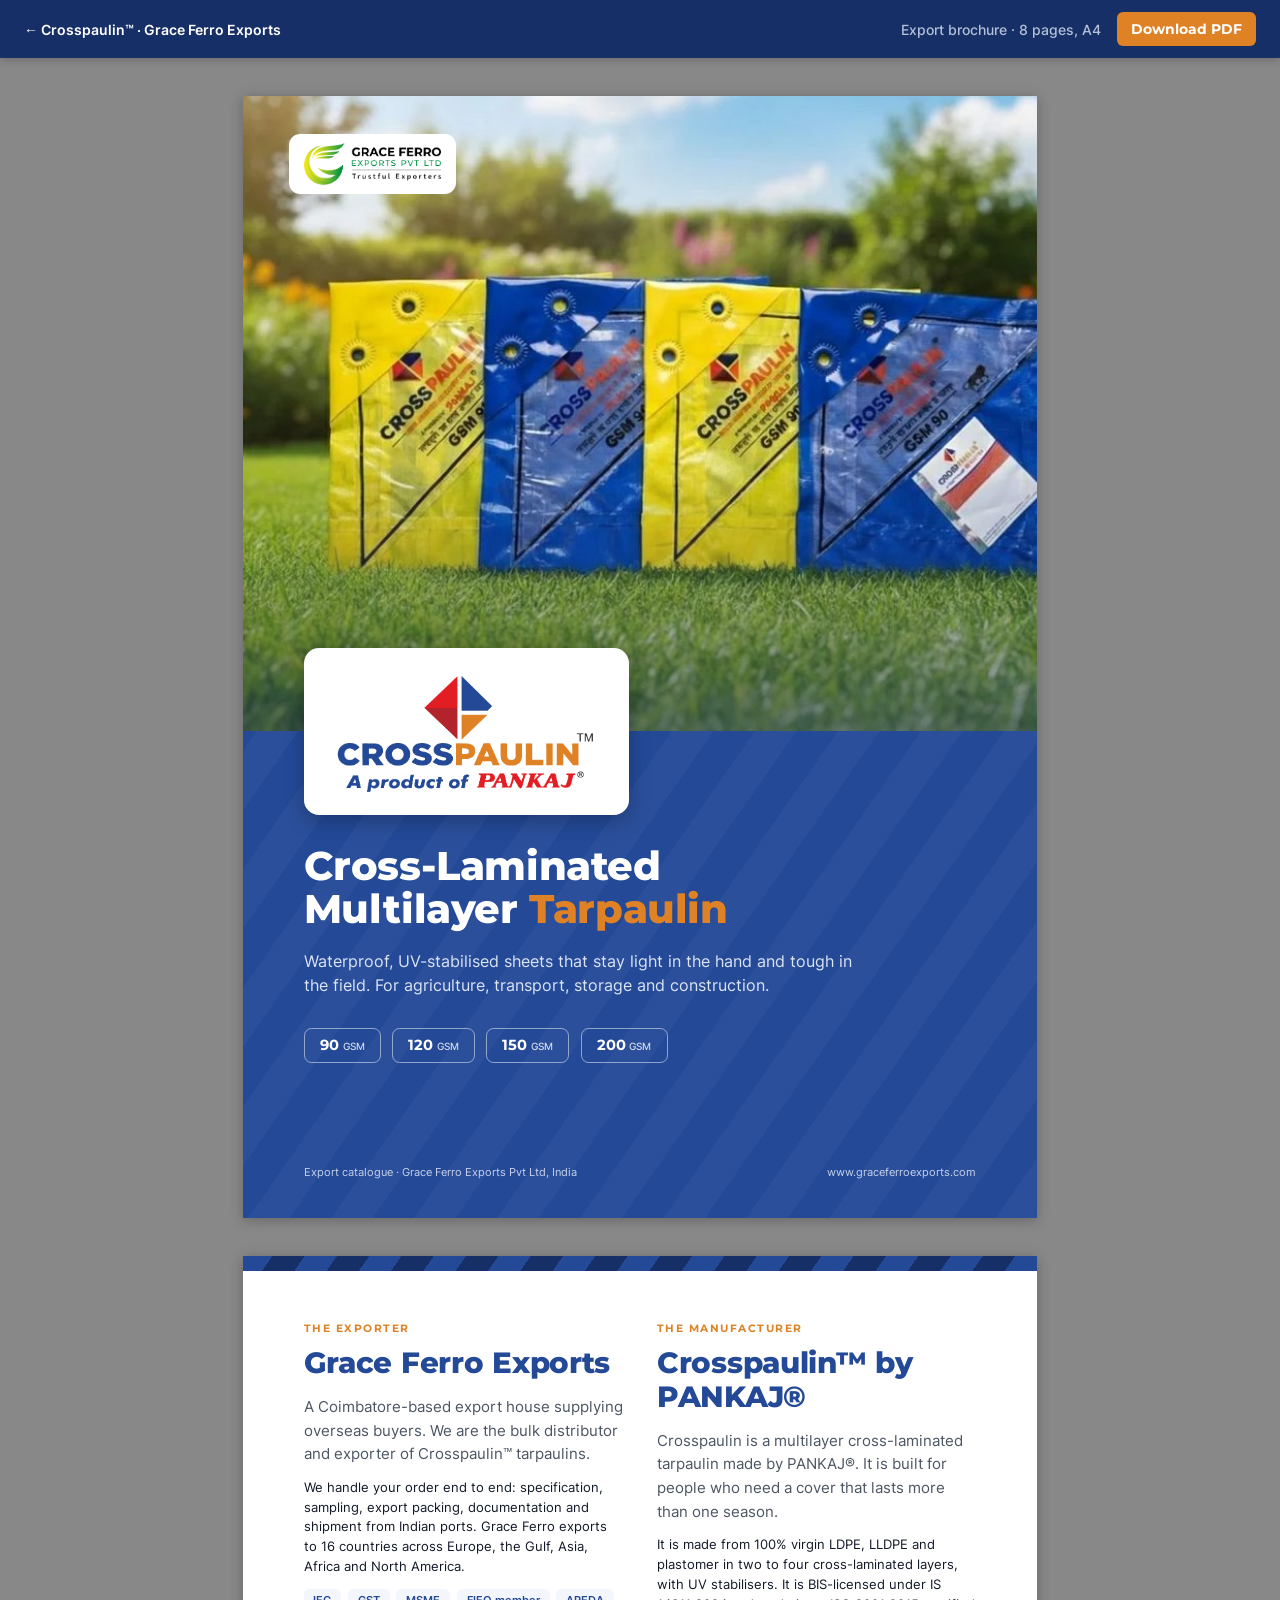
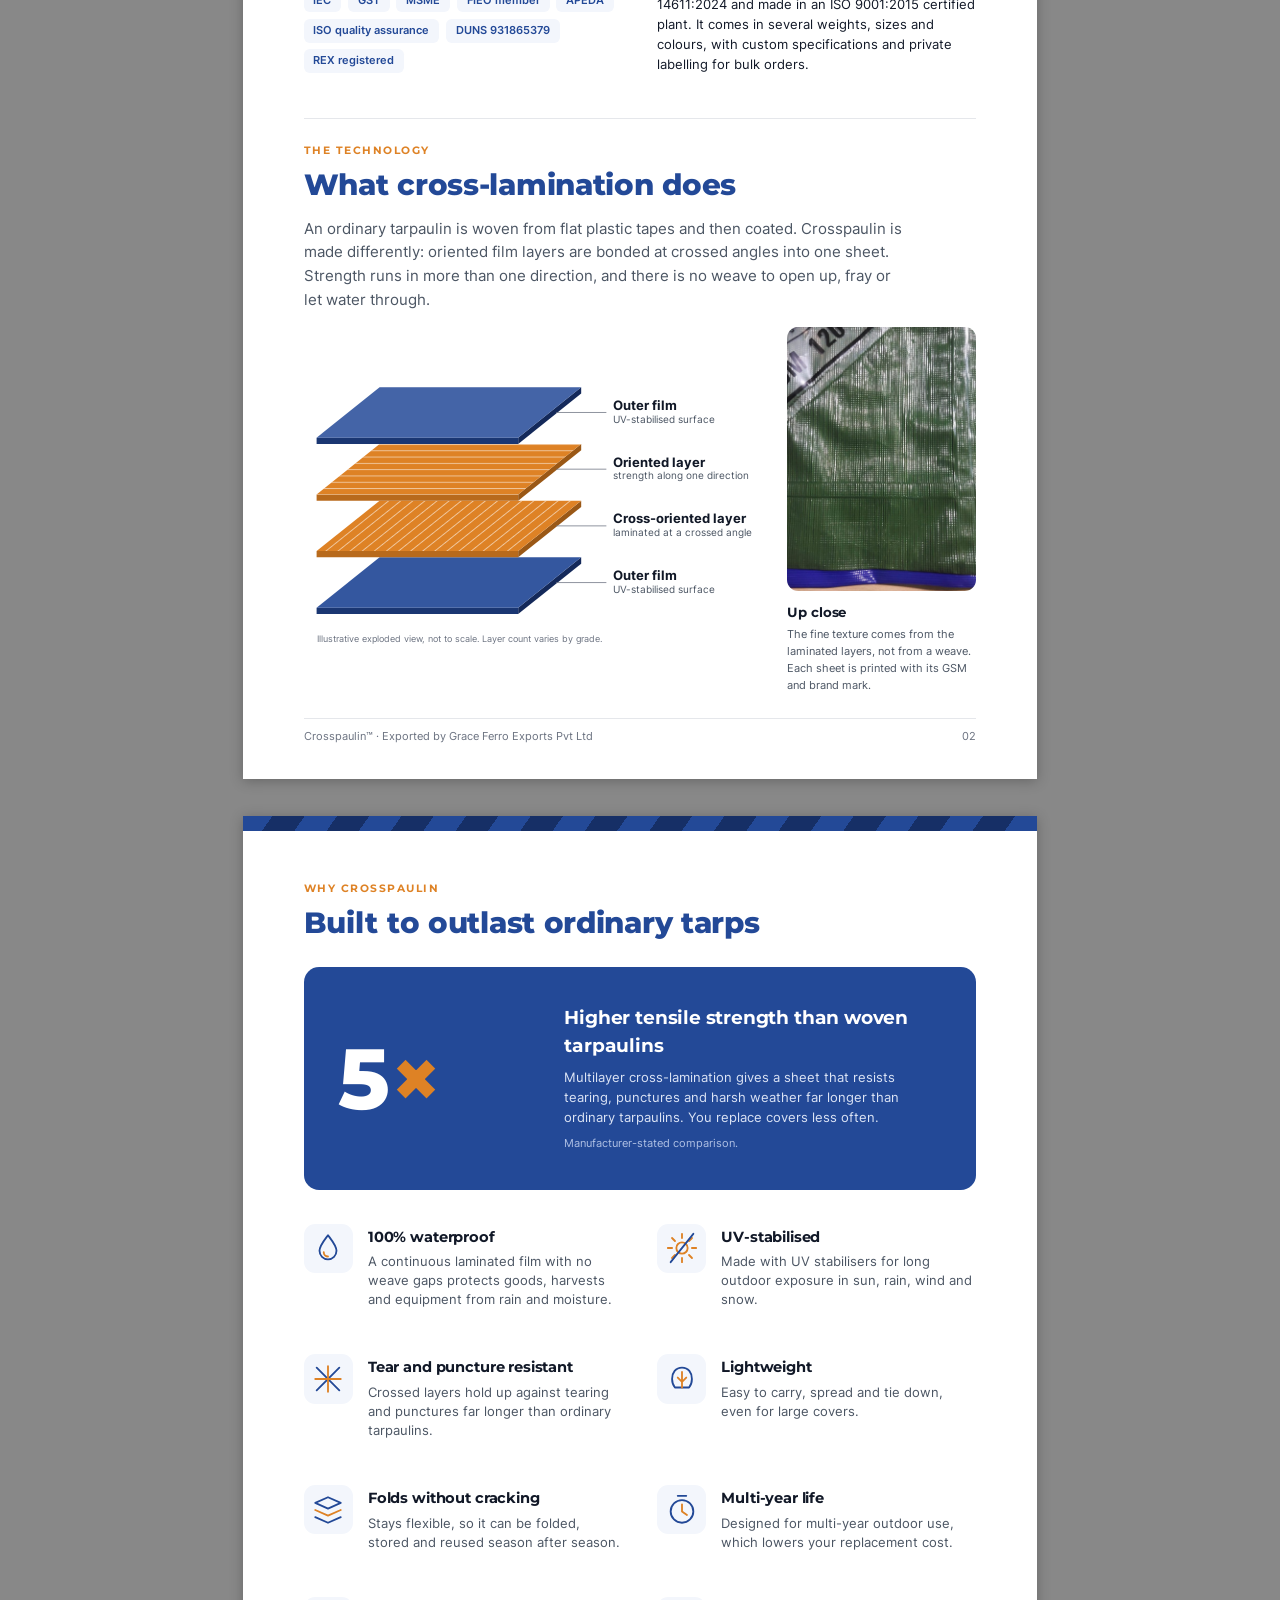
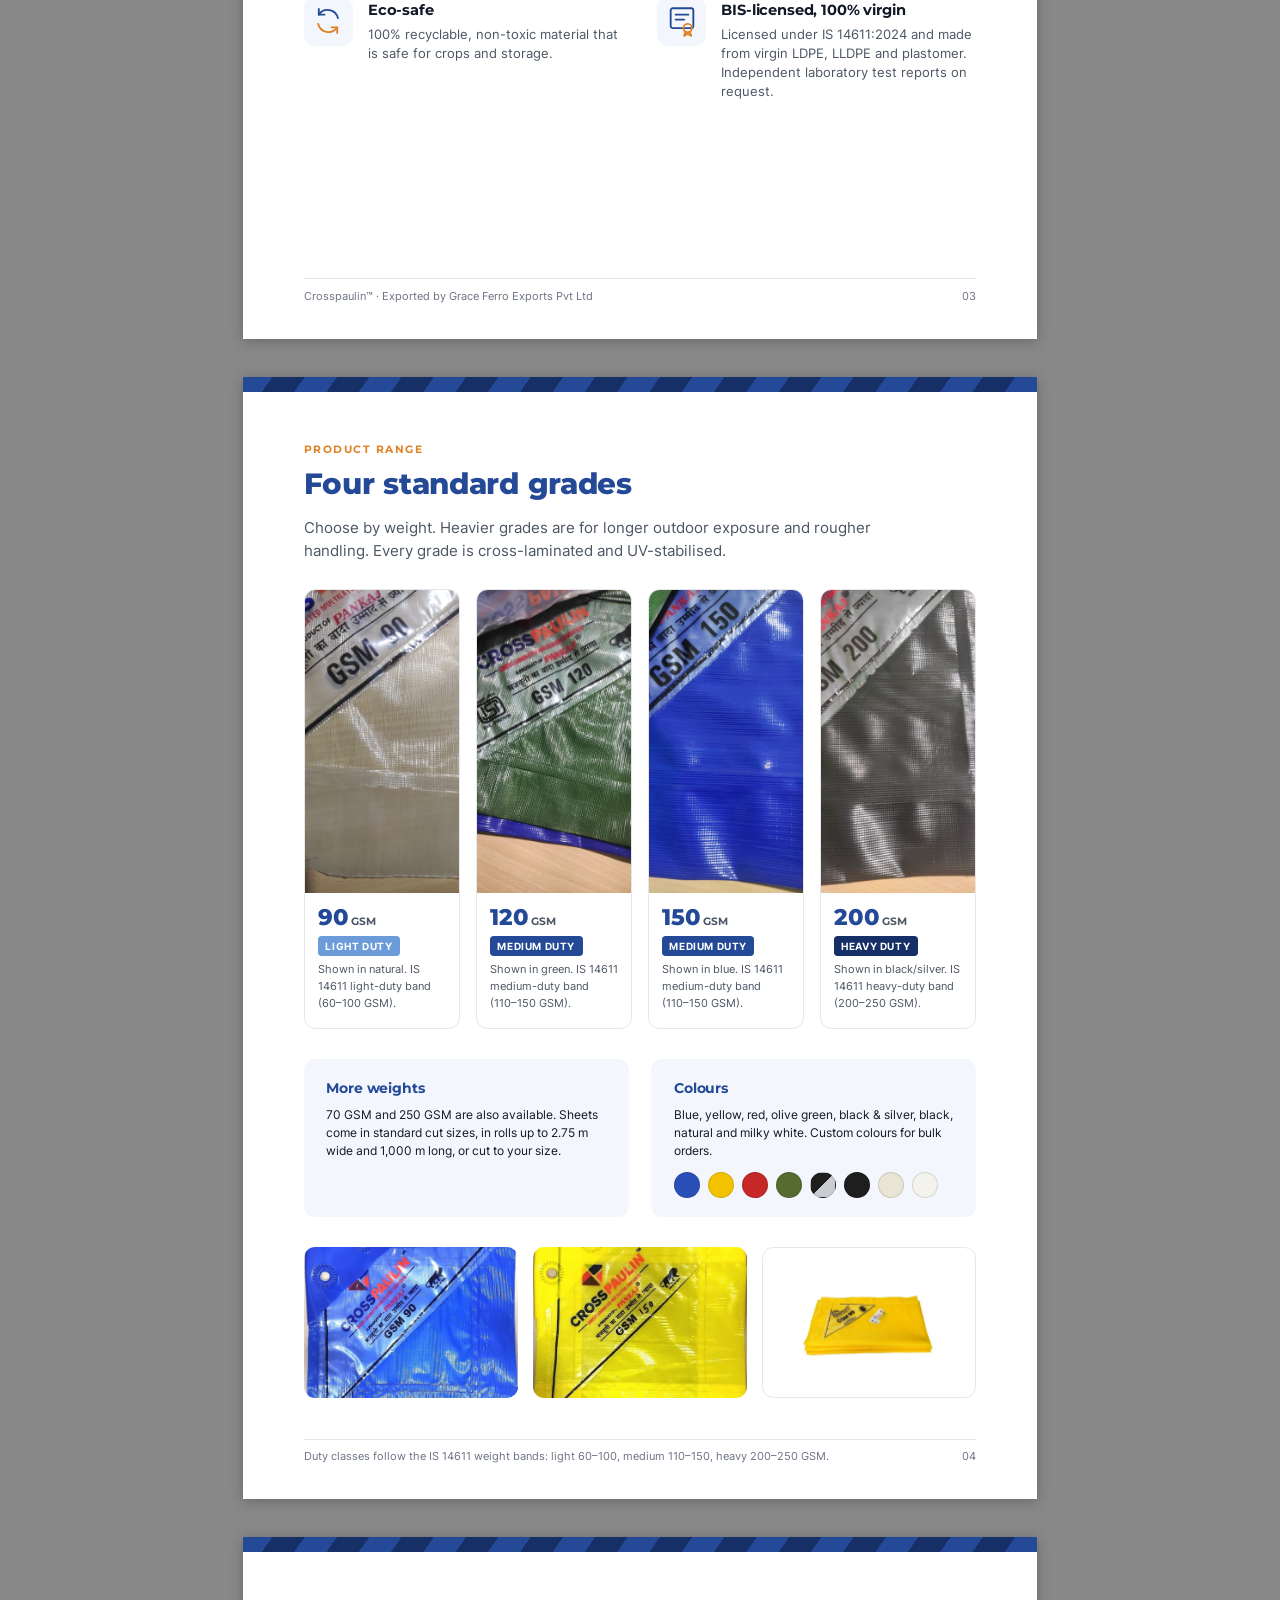
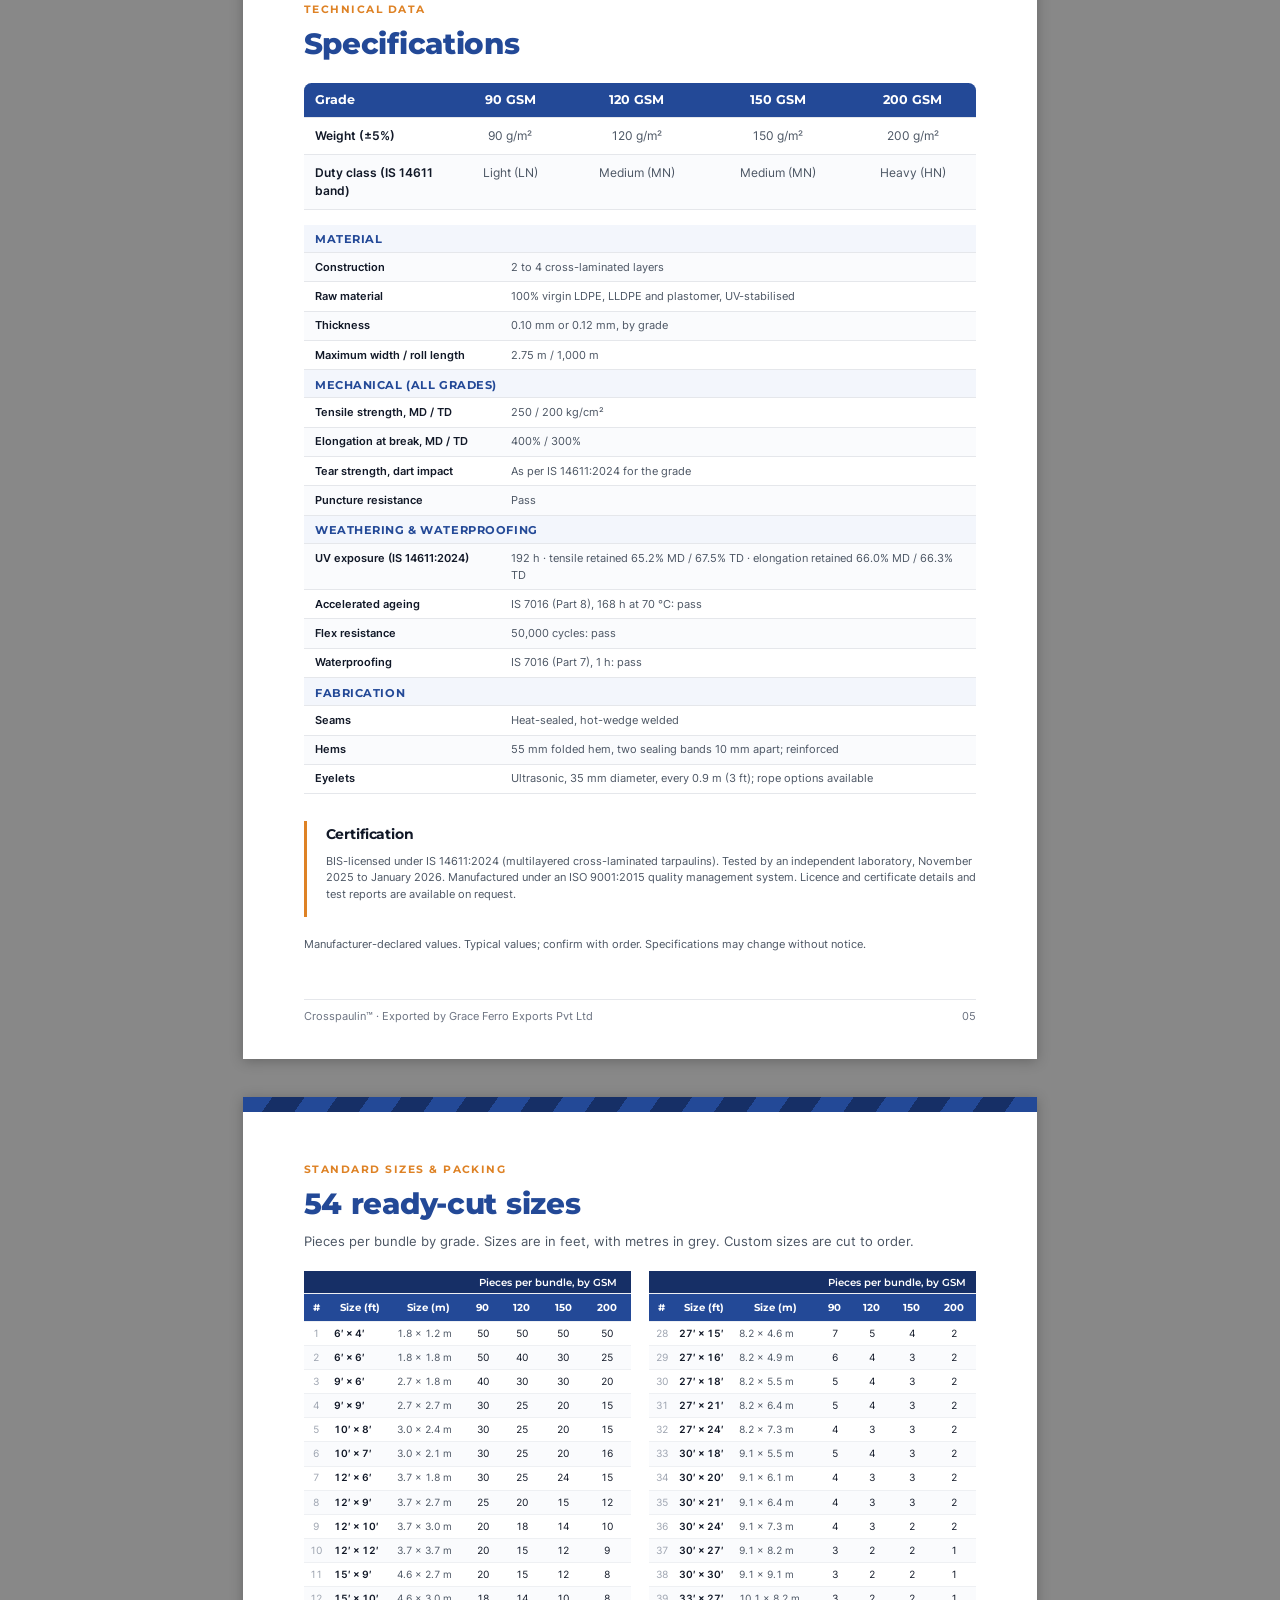
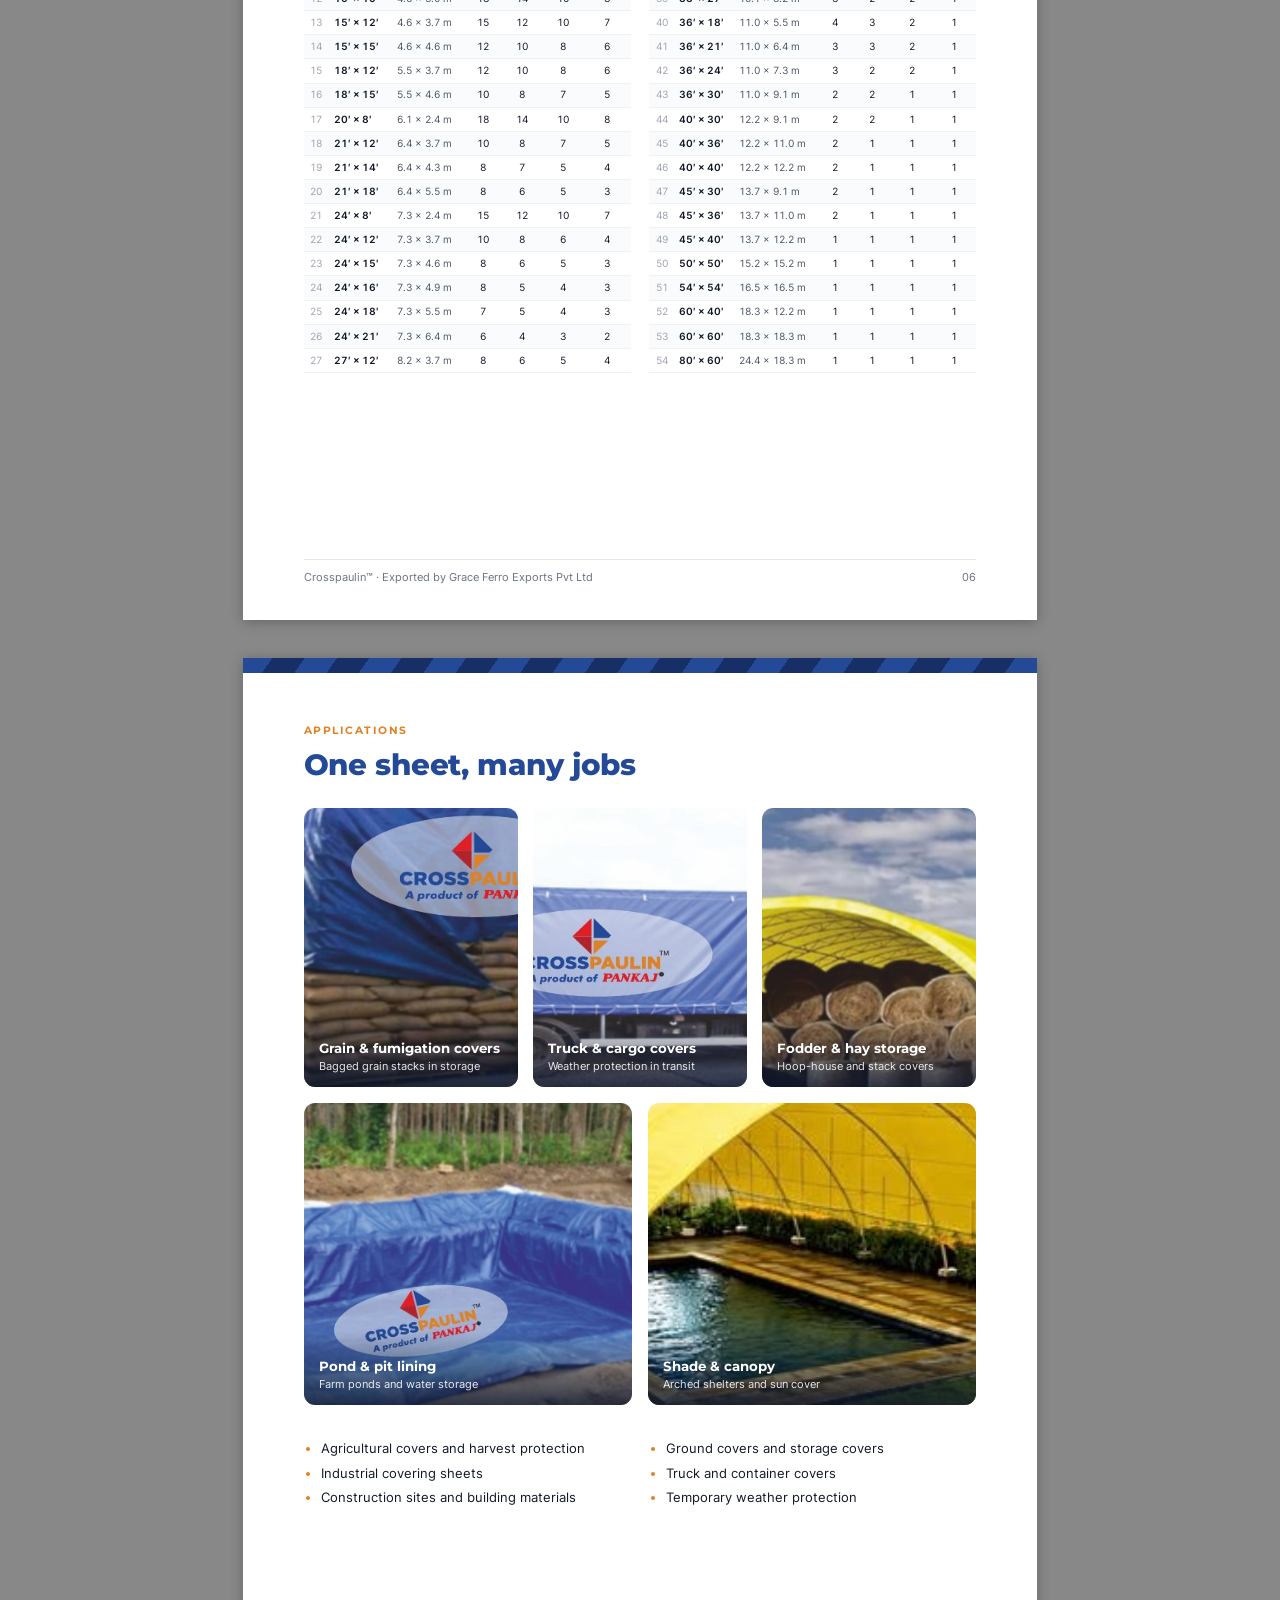
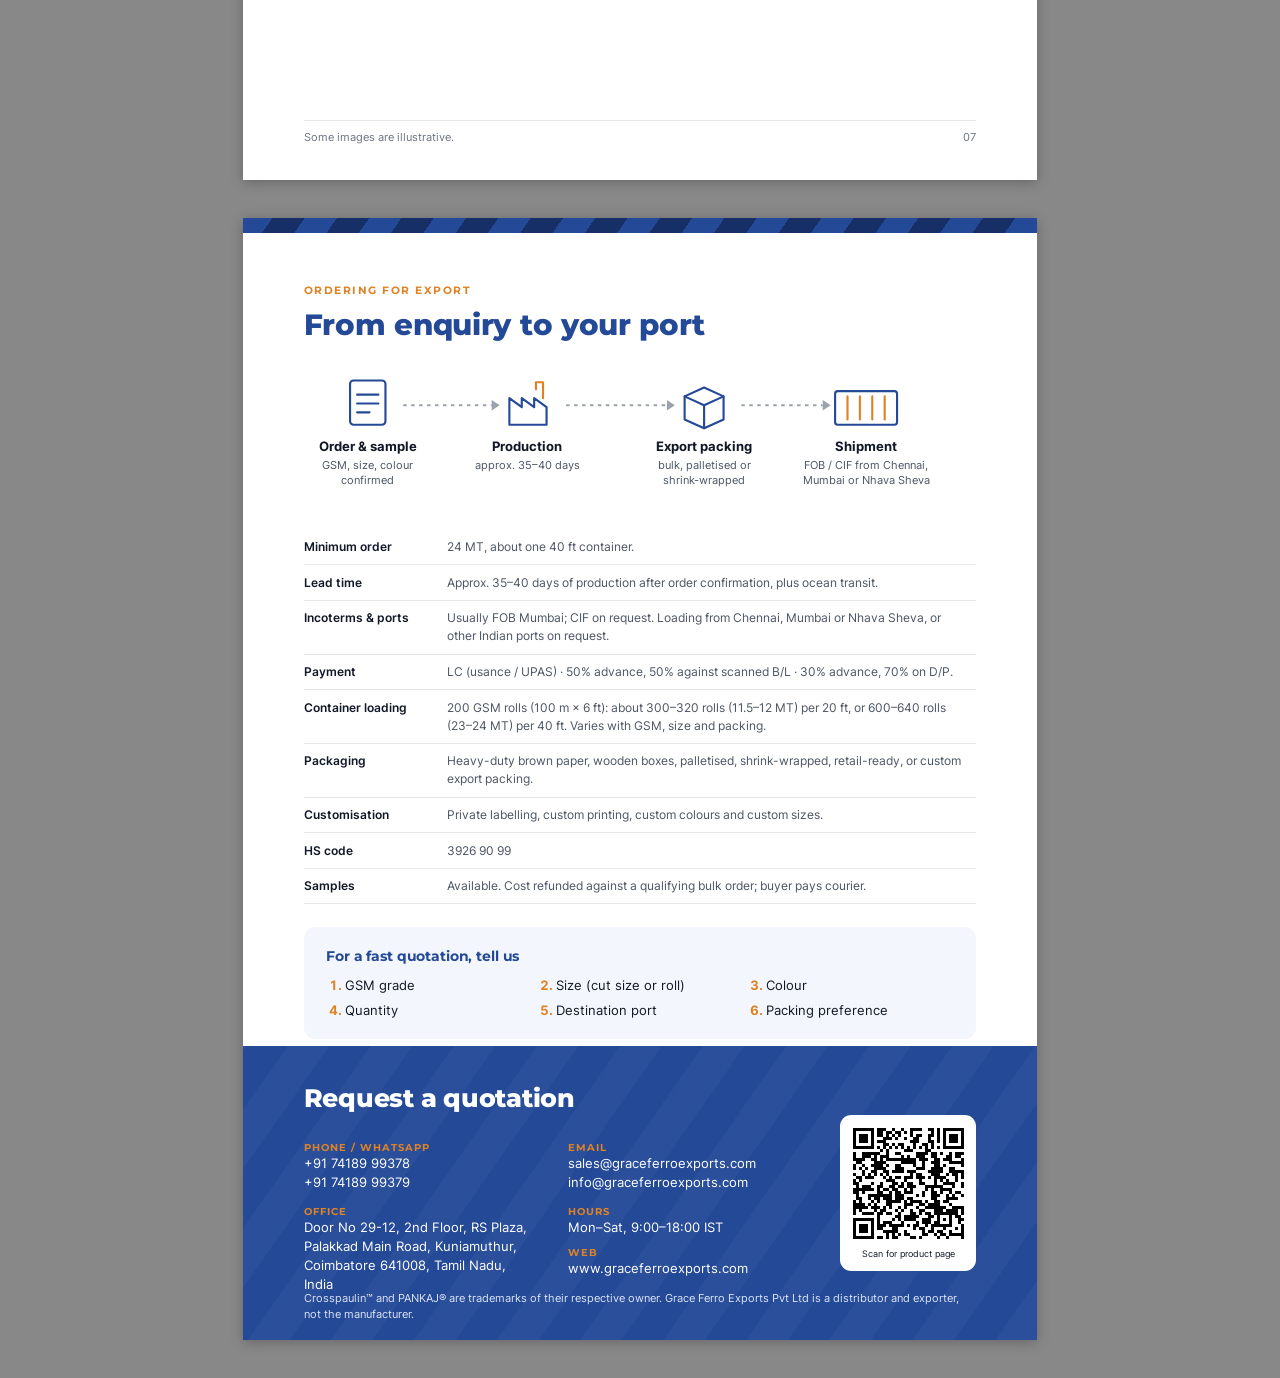
<file: brochure/index.html>
<!doctype html>
<html lang="en">
<head>
<meta charset="utf-8">
<meta name="viewport" content="width=840">
<link rel="canonical" href="https://www.crosspaulin.com/brochure/">
<link rel="icon" href="assets/crosspaulin-logo.png">
<title>Crosspaulin Cross-Laminated Multilayer Tarpaulin | Grace Ferro Exports</title>
<link rel="stylesheet" href="styles.css">
</head>
<body>

<!-- Website bar: screen only, hidden when printing to PDF -->
<nav class="site-bar" aria-label="Site">
  <a class="back" href="../">← Crosspaulin™ · Grace Ferro Exports</a>
  <span class="title">Export brochure · 8 pages, A4</span>
  <a class="dl" href="../output/crosspaulin-export-brochure.pdf" download>Download PDF</a>
</nav>

<!-- 1. COVER -->
<section class="page cover">
  <div class="hero"></div>
  <div class="exporter"><img src="assets/gfe-logo.png" alt="Grace Ferro Exports Pvt Ltd"></div>
  <div class="logo-card"><img src="assets/crosspaulin-logo.png" alt="Crosspaulin, a product of Pankaj"></div>
  <div class="band">
    <h1>Cross-Laminated Multilayer <span>Tarpaulin</span></h1>
    <p class="sub">Waterproof, UV-stabilised sheets that stay light in the hand and tough in the field. For agriculture, transport, storage and construction.</p>
    <div class="gsm-row">
      <div>90<small>GSM</small></div><div>120<small>GSM</small></div><div>150<small>GSM</small></div><div>200<small>GSM</small></div>
    </div>
  </div>
  <div class="bottom"><span>Export catalogue · Grace Ferro Exports Pvt Ltd, India</span><span>www.graceferroexports.com</span></div>
</section>

<!-- 2. ABOUT + CROSS-LAMINATION -->
<section class="page">
  <div class="stripe-bar"></div>
  <div class="two">
    <div>
      <div class="kicker">The exporter</div>
      <h2>Grace Ferro Exports</h2>
      <p class="lead" style="margin-top:4mm">A Coimbatore-based export house supplying overseas buyers. We are the bulk distributor and exporter of Crosspaulin™ tarpaulins.</p>
      <p>We handle your order end to end: specification, sampling, export packing, documentation and shipment from Indian ports. Grace Ferro exports to 16 countries across Europe, the Gulf, Asia, Africa and North America.</p>
      <ul class="reg-list">
        <li>IEC</li><li>GST</li><li>MSME</li><li>FIEO member</li><li>APEDA</li><li>ISO quality assurance</li><li>DUNS 931865379</li><li>REX registered</li>
      </ul>
    </div>
    <div>
      <div class="kicker">The manufacturer</div>
      <h2>Crosspaulin™ by PANKAJ®</h2>
      <p class="lead" style="margin-top:4mm">Crosspaulin is a multilayer cross-laminated tarpaulin made by PANKAJ®. It is built for people who need a cover that lasts more than one season.</p>
      <p>It is made from 100% virgin LDPE, LLDPE and plastomer in two to four cross-laminated layers, with UV stabilisers. It is BIS-licensed under IS 14611:2024 and made in an ISO 9001:2015 certified plant. It comes in several weights, sizes and colours, with custom specifications and private labelling for bulk orders.</p>
    </div>
  </div>

  <div class="divider"></div>

  <div class="kicker">The technology</div>
  <h2>What cross-lamination does</h2>
  <p class="lead" style="margin-top:4mm;max-width:160mm">An ordinary tarpaulin is woven from flat plastic tapes and then coated. Crosspaulin is made differently: oriented film layers are bonded at crossed angles into one sheet. Strength runs in more than one direction, and there is no weave to open up, fray or let water through.</p>
  <div class="tech">
    <div class="diagram"><!--SVG:assets/generated/cross-section.svg--><svg xmlns="http://www.w3.org/2000/svg" viewBox="40 40 720 430" font-family="Inter, sans-serif">
  <!-- Exploded view of a cross-laminated multilayer sheet. Illustrative, not to scale. -->
  <defs>
    <pattern id="md" width="10" height="10" patternUnits="userSpaceOnUse" patternTransform="rotate(0)">
      <line x1="0" y1="0" x2="10" y2="0" stroke="#ffffff" stroke-opacity=".55" stroke-width="3"/>
    </pattern>
    <pattern id="cd" width="12" height="12" patternUnits="userSpaceOnUse" patternTransform="rotate(-38.66)">
      <line x1="0" y1="0" x2="12" y2="0" stroke="#ffffff" stroke-opacity=".55" stroke-width="3"/>
    </pattern>
  </defs>

  <!-- layer: top face parallelogram A(60,y) B(380,y) C(480,y-80) D(160,y-80), edge 10px -->
  <g id="l4">
    <path d="M60 400 L380 400 L380 410 L60 410 Z" fill="#1A3672"/>
    <path d="M380 400 L480 320 L480 330 L380 410 Z" fill="#14295A"/>
    <path d="M60 400 L380 400 L480 320 L160 320 Z" fill="#234997" fill-opacity=".92"/>
  </g>
  <g id="l3">
    <path d="M60 310 L380 310 L380 320 L60 320 Z" fill="#B86A1C"/>
    <path d="M380 310 L480 230 L480 240 L380 320 Z" fill="#9A5816"/>
    <path d="M60 310 L380 310 L480 230 L160 230 Z" fill="#DE8225"/>
    <path d="M60 310 L380 310 L480 230 L160 230 Z" fill="url(#cd)"/>
  </g>
  <g id="l2">
    <path d="M60 220 L380 220 L380 230 L60 230 Z" fill="#B86A1C"/>
    <path d="M380 220 L480 140 L480 150 L380 230 Z" fill="#9A5816"/>
    <path d="M60 220 L380 220 L480 140 L160 140 Z" fill="#DE8225"/>
    <path d="M60 220 L380 220 L480 140 L160 140 Z" fill="url(#md)"/>
  </g>
  <g id="l1">
    <path d="M60 130 L380 130 L380 140 L60 140 Z" fill="#1A3672"/>
    <path d="M380 130 L480 50 L480 60 L380 140 Z" fill="#14295A"/>
    <path d="M60 130 L380 130 L480 50 L160 50 Z" fill="#234997" fill-opacity=".92"/>
    <path d="M60 130 L380 130 L480 50 L160 50 Z" fill="#ffffff" fill-opacity=".08"/>
  </g>

  <!-- leader lines + labels -->
  <g stroke="#6B7280" stroke-width="1.2" fill="none">
    <path d="M440 90 L520 90"/>
    <path d="M440 180 L520 180"/>
    <path d="M440 270 L520 270"/>
    <path d="M440 360 L520 360"/>
  </g>
  <g fill="#111827">
    <text x="530" y="86" font-size="21" font-weight="700">Outer film</text>
    <text x="530" y="106" font-size="16.5" fill="#4B5563">UV-stabilised surface</text>

    <text x="530" y="176" font-size="21" font-weight="700">Oriented layer</text>
    <text x="530" y="196" font-size="16.5" fill="#4B5563">strength along one direction</text>

    <text x="530" y="266" font-size="21" font-weight="700">Cross-oriented layer</text>
    <text x="530" y="286" font-size="16.5" fill="#4B5563">laminated at a crossed angle</text>

    <text x="530" y="356" font-size="21" font-weight="700">Outer film</text>
    <text x="530" y="376" font-size="16.5" fill="#4B5563">UV-stabilised surface</text>
  </g>
  <text x="60" y="455" font-size="15" fill="#6B7280">Illustrative exploded view, not to scale. Layer count varies by grade.</text>
</svg><!--/SVG--></div>
    <div class="macro">
      <img src="assets/texture-macro.jpg" alt="Close-up of the Crosspaulin surface">
      <h3>Up close</h3>
      <p class="muted" style="margin-top:1mm">The fine texture comes from the laminated layers, not from a weave. Each sheet is printed with its GSM and brand mark.</p>
    </div>
  </div>
  <div class="foot"><span>Crosspaulin™ · Exported by Grace Ferro Exports Pvt Ltd</span><span>02</span></div>
</section>

<!-- 3. ADVANTAGES -->
<section class="page">
  <div class="stripe-bar"></div>
  <div class="kicker">Why Crosspaulin</div>
  <h2>Built to outlast ordinary tarps</h2>

  <div class="big-claim">
    <div class="num">5<span>×</span></div>
    <div>
      <h3>Higher tensile strength than woven tarpaulins</h3>
      <p>Multilayer cross-lamination gives a sheet that resists tearing, punctures and harsh weather far longer than ordinary tarpaulins. You replace covers less often.</p>
      <p class="small" style="color:#AFC0E4;margin-top:2mm">Manufacturer-stated comparison.</p>
    </div>
  </div>

  <div class="adv">
    <div class="item"><img src="assets/generated/icon-waterproof.svg" alt=""><div><h3>100% waterproof</h3><p>A continuous laminated film with no weave gaps protects goods, harvests and equipment from rain and moisture.</p></div></div>
    <div class="item"><img src="assets/generated/icon-uv.svg" alt=""><div><h3>UV-stabilised</h3><p>Made with UV stabilisers for long outdoor exposure in sun, rain, wind and snow.</p></div></div>
    <div class="item"><img src="assets/generated/icon-strength.svg" alt=""><div><h3>Tear and puncture resistant</h3><p>Crossed layers hold up against tearing and punctures far longer than ordinary tarpaulins.</p></div></div>
    <div class="item"><img src="assets/generated/icon-lightweight.svg" alt=""><div><h3>Lightweight</h3><p>Easy to carry, spread and tie down, even for large covers.</p></div></div>
    <div class="item"><img src="assets/generated/icon-foldable.svg" alt=""><div><h3>Folds without cracking</h3><p>Stays flexible, so it can be folded, stored and reused season after season.</p></div></div>
    <div class="item"><img src="assets/generated/icon-longlife.svg" alt=""><div><h3>Multi-year life</h3><p>Designed for multi-year outdoor use, which lowers your replacement cost.</p></div></div>
    <div class="item"><img src="assets/generated/icon-recyclable.svg" alt=""><div><h3>Eco-safe</h3><p>100% recyclable, non-toxic material that is safe for crops and storage.</p></div></div>
    <div class="item"><img src="assets/generated/icon-certificate.svg" alt=""><div><h3>BIS-licensed, 100% virgin</h3><p>Licensed under IS 14611:2024 and made from virgin LDPE, LLDPE and plastomer. Independent laboratory test reports on request.</p></div></div>
  </div>
  <div class="foot"><span>Crosspaulin™ · Exported by Grace Ferro Exports Pvt Ltd</span><span>03</span></div>
</section>

<!-- 4. PRODUCT RANGE -->
<section class="page">
  <div class="stripe-bar"></div>
  <div class="kicker">Product range</div>
  <h2>Four standard grades</h2>
  <p class="lead" style="margin-top:4mm;max-width:165mm">Choose by weight. Heavier grades are for longer outdoor exposure and rougher handling. Every grade is cross-laminated and UV-stabilised.</p>

  <div class="grades">
    <div class="grade"><img src="assets/grade-90.jpg" alt="90 GSM natural sheet"><div class="body"><div class="gsm">90<small>GSM</small></div><span class="duty light">Light duty</span><p>Shown in natural. IS 14611 light-duty band (60–100 GSM).</p></div></div>
    <div class="grade"><img src="assets/grade-120.jpg" alt="120 GSM green sheet"><div class="body"><div class="gsm">120<small>GSM</small></div><span class="duty medium">Medium duty</span><p>Shown in green. IS 14611 medium-duty band (110–150 GSM).</p></div></div>
    <div class="grade"><img src="assets/grade-150.jpg" alt="150 GSM blue sheet"><div class="body"><div class="gsm">150<small>GSM</small></div><span class="duty medium">Medium duty</span><p>Shown in blue. IS 14611 medium-duty band (110–150 GSM).</p></div></div>
    <div class="grade"><img src="assets/grade-200.jpg" alt="200 GSM black and silver sheet"><div class="body"><div class="gsm">200<small>GSM</small></div><span class="duty heavy">Heavy duty</span><p>Shown in black/silver. IS 14611 heavy-duty band (200–250 GSM).</p></div></div>
  </div>

  <div class="also">
    <div class="box">
      <h3>More weights</h3>
      <p>70 GSM and 250 GSM are also available. Sheets come in standard cut sizes, in rolls up to 2.75 m wide and 1,000 m long, or cut to your size.</p>
    </div>
    <div class="box">
      <h3>Colours</h3>
      <p>Blue, yellow, red, olive green, black &amp; silver, black, natural and milky white. Custom colours for bulk orders.</p>
      <div class="swatches"><span style="background:#2B4FB8"></span><span style="background:#F2C200"></span><span style="background:#C62828"></span><span style="background:#556B2F"></span><span style="background:linear-gradient(135deg,#1E1E1E 50%,#C9CCD1 50%)"></span><span style="background:#1E1E1E"></span><span style="background:#E9E4D4"></span><span style="background:#F4F2EC"></span></div>
    </div>
  </div>

  <div class="pack-photos">
    <img src="assets/sheet-blue-90.jpg" alt="Blue sheet with eyelets">
    <img src="assets/sheet-yellow-150.jpg" alt="Yellow 150 GSM sheet with eyelets">
    <img src="assets/pack-yellow-90.jpg" alt="Folded yellow pack">
  </div>
  <div class="foot"><span>Duty classes follow the IS 14611 weight bands: light 60–100, medium 110–150, heavy 200–250 GSM.</span><span>04</span></div>
</section>

<!-- 5. SPECIFICATIONS -->
<section class="page">
  <div class="stripe-bar"></div>
  <div class="kicker">Technical data</div>
  <h2>Specifications</h2>

  <table class="spec">
    <thead><tr><th>Grade</th><th>90 GSM</th><th>120 GSM</th><th>150 GSM</th><th>200 GSM</th></tr></thead>
    <tbody>
      <tr><th>Weight (±5%)</th><td>90 g/m²</td><td>120 g/m²</td><td>150 g/m²</td><td>200 g/m²</td></tr>
      <tr><th>Duty class (IS 14611 band)</th><td>Light (LN)</td><td>Medium (MN)</td><td>Medium (MN)</td><td>Heavy (HN)</td></tr>
    </tbody>
  </table>

  <table class="spec kv">
    <tbody>
      <tr class="grp"><th colspan="2">Material</th></tr>
      <tr><th>Construction</th><td>2 to 4 cross-laminated layers</td></tr>
      <tr><th>Raw material</th><td>100% virgin LDPE, LLDPE and plastomer, UV-stabilised</td></tr>
      <tr><th>Thickness</th><td>0.10 mm or 0.12 mm, by grade</td></tr>
      <tr><th>Maximum width / roll length</th><td>2.75 m / 1,000 m</td></tr>
      <tr class="grp"><th colspan="2">Mechanical (all grades)</th></tr>
      <tr><th>Tensile strength, MD / TD</th><td>250 / 200 kg/cm²</td></tr>
      <tr><th>Elongation at break, MD / TD</th><td>400% / 300%</td></tr>
      <tr><th>Tear strength, dart impact</th><td>As per IS 14611:2024 for the grade</td></tr>
      <tr><th>Puncture resistance</th><td>Pass</td></tr>
      <tr class="grp"><th colspan="2">Weathering &amp; waterproofing</th></tr>
      <tr><th>UV exposure (IS 14611:2024)</th><td>192 h · tensile retained 65.2% MD / 67.5% TD · elongation retained 66.0% MD / 66.3% TD</td></tr>
      <tr><th>Accelerated ageing</th><td>IS 7016 (Part 8), 168 h at 70 °C: pass</td></tr>
      <tr><th>Flex resistance</th><td>50,000 cycles: pass</td></tr>
      <tr><th>Waterproofing</th><td>IS 7016 (Part 7), 1 h: pass</td></tr>
      <tr class="grp"><th colspan="2">Fabrication</th></tr>
      <tr><th>Seams</th><td>Heat-sealed, hot-wedge welded</td></tr>
      <tr><th>Hems</th><td>55 mm folded hem, two sealing bands 10 mm apart; reinforced</td></tr>
      <tr><th>Eyelets</th><td>Ultrasonic, 35 mm diameter, every 0.9 m (3 ft); rope options available</td></tr>
    </tbody>
  </table>

  <div class="ref">
    <h3>Certification</h3>
    <p class="small">BIS-licensed under IS 14611:2024 (multilayered cross-laminated tarpaulins). Tested by an independent laboratory, November 2025 to January 2026. Manufactured under an ISO 9001:2015 quality management system. Licence and certificate details and test reports are available on request.</p>
  </div>

  <p class="small" style="margin-top:5mm">Manufacturer-declared values. Typical values; confirm with order. Specifications may change without notice.</p>
  <div class="foot"><span>Crosspaulin™ · Exported by Grace Ferro Exports Pvt Ltd</span><span>05</span></div>
</section>

<!-- 6. SIZES -->
<section class="page">
  <div class="stripe-bar"></div>
  <div class="kicker">Standard sizes &amp; packing</div>
  <h2>54 ready-cut sizes</h2>
  <p class="muted" style="margin-top:3mm">Pieces per bundle by grade. Sizes are in feet, with metres in grey. Custom sizes are cut to order.</p>
  <div class="sizes-wrap">
<!--SIZES:start-->
    <table class="sizes">
      <thead><tr class="sup"><th colspan="3"></th><th colspan="4">Pieces per bundle, by GSM</th></tr>
      <tr><th>#</th><th>Size (ft)</th><th>Size (m)</th><th>90</th><th>120</th><th>150</th><th>200</th></tr></thead>
      <tbody>
        <tr><td class="n">1</td><td class="ft">6′ × 4′</td><td class="m">1.8 × 1.2 m</td><td>50</td><td>50</td><td>50</td><td>50</td></tr>
        <tr><td class="n">2</td><td class="ft">6′ × 6′</td><td class="m">1.8 × 1.8 m</td><td>50</td><td>40</td><td>30</td><td>25</td></tr>
        <tr><td class="n">3</td><td class="ft">9′ × 6′</td><td class="m">2.7 × 1.8 m</td><td>40</td><td>30</td><td>30</td><td>20</td></tr>
        <tr><td class="n">4</td><td class="ft">9′ × 9′</td><td class="m">2.7 × 2.7 m</td><td>30</td><td>25</td><td>20</td><td>15</td></tr>
        <tr><td class="n">5</td><td class="ft">10′ × 8′</td><td class="m">3.0 × 2.4 m</td><td>30</td><td>25</td><td>20</td><td>15</td></tr>
        <tr><td class="n">6</td><td class="ft">10′ × 7′</td><td class="m">3.0 × 2.1 m</td><td>30</td><td>25</td><td>20</td><td>16</td></tr>
        <tr><td class="n">7</td><td class="ft">12′ × 6′</td><td class="m">3.7 × 1.8 m</td><td>30</td><td>25</td><td>24</td><td>15</td></tr>
        <tr><td class="n">8</td><td class="ft">12′ × 9′</td><td class="m">3.7 × 2.7 m</td><td>25</td><td>20</td><td>15</td><td>12</td></tr>
        <tr><td class="n">9</td><td class="ft">12′ × 10′</td><td class="m">3.7 × 3.0 m</td><td>20</td><td>18</td><td>14</td><td>10</td></tr>
        <tr><td class="n">10</td><td class="ft">12′ × 12′</td><td class="m">3.7 × 3.7 m</td><td>20</td><td>15</td><td>12</td><td>9</td></tr>
        <tr><td class="n">11</td><td class="ft">15′ × 9′</td><td class="m">4.6 × 2.7 m</td><td>20</td><td>15</td><td>12</td><td>8</td></tr>
        <tr><td class="n">12</td><td class="ft">15′ × 10′</td><td class="m">4.6 × 3.0 m</td><td>18</td><td>14</td><td>10</td><td>8</td></tr>
        <tr><td class="n">13</td><td class="ft">15′ × 12′</td><td class="m">4.6 × 3.7 m</td><td>15</td><td>12</td><td>10</td><td>7</td></tr>
        <tr><td class="n">14</td><td class="ft">15′ × 15′</td><td class="m">4.6 × 4.6 m</td><td>12</td><td>10</td><td>8</td><td>6</td></tr>
        <tr><td class="n">15</td><td class="ft">18′ × 12′</td><td class="m">5.5 × 3.7 m</td><td>12</td><td>10</td><td>8</td><td>6</td></tr>
        <tr><td class="n">16</td><td class="ft">18′ × 15′</td><td class="m">5.5 × 4.6 m</td><td>10</td><td>8</td><td>7</td><td>5</td></tr>
        <tr><td class="n">17</td><td class="ft">20′ × 8′</td><td class="m">6.1 × 2.4 m</td><td>18</td><td>14</td><td>10</td><td>8</td></tr>
        <tr><td class="n">18</td><td class="ft">21′ × 12′</td><td class="m">6.4 × 3.7 m</td><td>10</td><td>8</td><td>7</td><td>5</td></tr>
        <tr><td class="n">19</td><td class="ft">21′ × 14′</td><td class="m">6.4 × 4.3 m</td><td>8</td><td>7</td><td>5</td><td>4</td></tr>
        <tr><td class="n">20</td><td class="ft">21′ × 18′</td><td class="m">6.4 × 5.5 m</td><td>8</td><td>6</td><td>5</td><td>3</td></tr>
        <tr><td class="n">21</td><td class="ft">24′ × 8′</td><td class="m">7.3 × 2.4 m</td><td>15</td><td>12</td><td>10</td><td>7</td></tr>
        <tr><td class="n">22</td><td class="ft">24′ × 12′</td><td class="m">7.3 × 3.7 m</td><td>10</td><td>8</td><td>6</td><td>4</td></tr>
        <tr><td class="n">23</td><td class="ft">24′ × 15′</td><td class="m">7.3 × 4.6 m</td><td>8</td><td>6</td><td>5</td><td>3</td></tr>
        <tr><td class="n">24</td><td class="ft">24′ × 16′</td><td class="m">7.3 × 4.9 m</td><td>8</td><td>5</td><td>4</td><td>3</td></tr>
        <tr><td class="n">25</td><td class="ft">24′ × 18′</td><td class="m">7.3 × 5.5 m</td><td>7</td><td>5</td><td>4</td><td>3</td></tr>
        <tr><td class="n">26</td><td class="ft">24′ × 21′</td><td class="m">7.3 × 6.4 m</td><td>6</td><td>4</td><td>3</td><td>2</td></tr>
        <tr><td class="n">27</td><td class="ft">27′ × 12′</td><td class="m">8.2 × 3.7 m</td><td>8</td><td>6</td><td>5</td><td>4</td></tr>
      </tbody>
    </table>
    <table class="sizes">
      <thead><tr class="sup"><th colspan="3"></th><th colspan="4">Pieces per bundle, by GSM</th></tr>
      <tr><th>#</th><th>Size (ft)</th><th>Size (m)</th><th>90</th><th>120</th><th>150</th><th>200</th></tr></thead>
      <tbody>
        <tr><td class="n">28</td><td class="ft">27′ × 15′</td><td class="m">8.2 × 4.6 m</td><td>7</td><td>5</td><td>4</td><td>2</td></tr>
        <tr><td class="n">29</td><td class="ft">27′ × 16′</td><td class="m">8.2 × 4.9 m</td><td>6</td><td>4</td><td>3</td><td>2</td></tr>
        <tr><td class="n">30</td><td class="ft">27′ × 18′</td><td class="m">8.2 × 5.5 m</td><td>5</td><td>4</td><td>3</td><td>2</td></tr>
        <tr><td class="n">31</td><td class="ft">27′ × 21′</td><td class="m">8.2 × 6.4 m</td><td>5</td><td>4</td><td>3</td><td>2</td></tr>
        <tr><td class="n">32</td><td class="ft">27′ × 24′</td><td class="m">8.2 × 7.3 m</td><td>4</td><td>3</td><td>3</td><td>2</td></tr>
        <tr><td class="n">33</td><td class="ft">30′ × 18′</td><td class="m">9.1 × 5.5 m</td><td>5</td><td>4</td><td>3</td><td>2</td></tr>
        <tr><td class="n">34</td><td class="ft">30′ × 20′</td><td class="m">9.1 × 6.1 m</td><td>4</td><td>3</td><td>3</td><td>2</td></tr>
        <tr><td class="n">35</td><td class="ft">30′ × 21′</td><td class="m">9.1 × 6.4 m</td><td>4</td><td>3</td><td>3</td><td>2</td></tr>
        <tr><td class="n">36</td><td class="ft">30′ × 24′</td><td class="m">9.1 × 7.3 m</td><td>4</td><td>3</td><td>2</td><td>2</td></tr>
        <tr><td class="n">37</td><td class="ft">30′ × 27′</td><td class="m">9.1 × 8.2 m</td><td>3</td><td>2</td><td>2</td><td>1</td></tr>
        <tr><td class="n">38</td><td class="ft">30′ × 30′</td><td class="m">9.1 × 9.1 m</td><td>3</td><td>2</td><td>2</td><td>1</td></tr>
        <tr><td class="n">39</td><td class="ft">33′ × 27′</td><td class="m">10.1 × 8.2 m</td><td>3</td><td>2</td><td>2</td><td>1</td></tr>
        <tr><td class="n">40</td><td class="ft">36′ × 18′</td><td class="m">11.0 × 5.5 m</td><td>4</td><td>3</td><td>2</td><td>1</td></tr>
        <tr><td class="n">41</td><td class="ft">36′ × 21′</td><td class="m">11.0 × 6.4 m</td><td>3</td><td>3</td><td>2</td><td>1</td></tr>
        <tr><td class="n">42</td><td class="ft">36′ × 24′</td><td class="m">11.0 × 7.3 m</td><td>3</td><td>2</td><td>2</td><td>1</td></tr>
        <tr><td class="n">43</td><td class="ft">36′ × 30′</td><td class="m">11.0 × 9.1 m</td><td>2</td><td>2</td><td>1</td><td>1</td></tr>
        <tr><td class="n">44</td><td class="ft">40′ × 30′</td><td class="m">12.2 × 9.1 m</td><td>2</td><td>2</td><td>1</td><td>1</td></tr>
        <tr><td class="n">45</td><td class="ft">40′ × 36′</td><td class="m">12.2 × 11.0 m</td><td>2</td><td>1</td><td>1</td><td>1</td></tr>
        <tr><td class="n">46</td><td class="ft">40′ × 40′</td><td class="m">12.2 × 12.2 m</td><td>2</td><td>1</td><td>1</td><td>1</td></tr>
        <tr><td class="n">47</td><td class="ft">45′ × 30′</td><td class="m">13.7 × 9.1 m</td><td>2</td><td>1</td><td>1</td><td>1</td></tr>
        <tr><td class="n">48</td><td class="ft">45′ × 36′</td><td class="m">13.7 × 11.0 m</td><td>2</td><td>1</td><td>1</td><td>1</td></tr>
        <tr><td class="n">49</td><td class="ft">45′ × 40′</td><td class="m">13.7 × 12.2 m</td><td>1</td><td>1</td><td>1</td><td>1</td></tr>
        <tr><td class="n">50</td><td class="ft">50′ × 50′</td><td class="m">15.2 × 15.2 m</td><td>1</td><td>1</td><td>1</td><td>1</td></tr>
        <tr><td class="n">51</td><td class="ft">54′ × 54′</td><td class="m">16.5 × 16.5 m</td><td>1</td><td>1</td><td>1</td><td>1</td></tr>
        <tr><td class="n">52</td><td class="ft">60′ × 40′</td><td class="m">18.3 × 12.2 m</td><td>1</td><td>1</td><td>1</td><td>1</td></tr>
        <tr><td class="n">53</td><td class="ft">60′ × 60′</td><td class="m">18.3 × 18.3 m</td><td>1</td><td>1</td><td>1</td><td>1</td></tr>
        <tr><td class="n">54</td><td class="ft">80′ × 60′</td><td class="m">24.4 × 18.3 m</td><td>1</td><td>1</td><td>1</td><td>1</td></tr>
      </tbody>
    </table>
<!--SIZES:end-->
  </div>
  <div class="foot"><span>Crosspaulin™ · Exported by Grace Ferro Exports Pvt Ltd</span><span>06</span></div>
</section>

<!-- 7. APPLICATIONS -->
<section class="page">
  <div class="stripe-bar"></div>
  <div class="kicker">Applications</div>
  <h2>One sheet, many jobs</h2>
  <div class="apps">
    <div class="app"><img src="assets/app-grain.jpg" alt=""><div class="cap"><b>Grain &amp; fumigation covers</b><span>Bagged grain stacks in storage</span></div></div>
    <div class="app"><img src="assets/app-truck2.jpg" alt=""><div class="cap"><b>Truck &amp; cargo covers</b><span>Weather protection in transit</span></div></div>
    <div class="app"><img src="assets/app-hay.jpg" alt=""><div class="cap"><b>Fodder &amp; hay storage</b><span>Hoop-house and stack covers</span></div></div>
    <div class="app"><img src="assets/app-pond.jpg" alt="" style="object-position:center 20%"><div class="cap"><b>Pond &amp; pit lining</b><span>Farm ponds and water storage</span></div></div>
    <div class="app"><img src="assets/app-canopy.jpg" alt=""><div class="cap"><b>Shade &amp; canopy</b><span>Arched shelters and sun cover</span></div></div>
  </div>
  <ul class="uses">
    <li>Agricultural covers and harvest protection</li>
    <li>Industrial covering sheets</li>
    <li>Construction sites and building materials</li>
    <li>Ground covers and storage covers</li>
    <li>Truck and container covers</li>
    <li>Temporary weather protection</li>
  </ul>
  <div class="foot"><span>Some images are illustrative.</span><span>07</span></div>
</section>

<!-- 8. EXPORT TERMS + CONTACT -->
<section class="page">
  <div class="stripe-bar"></div>
  <div class="kicker">Ordering for export</div>
  <h2>From enquiry to your port</h2>
  <div class="flow"><!--SVG:assets/generated/export-flow.svg--><svg xmlns="http://www.w3.org/2000/svg" viewBox="0 0 760 170" font-family="Inter, sans-serif">
  <!-- Order-to-shipment flow. Durations and ports from graceferroexports.com product page. -->
  <g fill="none" stroke="#234997" stroke-width="2.4" stroke-linecap="round" stroke-linejoin="round">
    <!-- 1 order -->
    <rect x="52" y="22" width="40" height="50" rx="4"/><path d="M60 38h24M60 48h24M60 58h14"/>
    <!-- 2 production -->
    <path d="M232 72V42l14 10V42l14 10V42l14 10v20z"/><path d="M262 32v-8h8v18" stroke="#DE8225"/>
    <!-- 3 packing -->
    <path d="M430 40l22-10 22 10v26l-22 10-22-10z"/><path d="M430 40l22 10 22-10M452 50v26"/>
    <!-- 4 container -->
    <rect x="600" y="34" width="70" height="38" rx="3"/><path d="M614 40v26M628 40v26M642 40v26M656 40v26" stroke="#DE8225"/>
  </g>
  <g stroke="#9CA3AF" stroke-width="2" stroke-dasharray="4 5">
    <line x1="112" y1="50" x2="212" y2="50"/><line x1="296" y1="50" x2="410" y2="50"/><line x1="494" y1="50" x2="586" y2="50"/>
  </g>
  <g fill="#9CA3AF"><path d="M212 44l9 6-9 6z"/><path d="M410 44l9 6-9 6z"/><path d="M586 44l9 6-9 6z"/></g>
  <g text-anchor="middle" fill="#111827">
    <text x="72" y="102" font-size="15" font-weight="700">Order &amp; sample</text>
    <text x="72" y="122" font-size="12.5" fill="#4B5563">GSM, size, colour</text>
    <text x="72" y="139" font-size="12.5" fill="#4B5563">confirmed</text>
    <text x="252" y="102" font-size="15" font-weight="700">Production</text>
    <text x="252" y="122" font-size="12.5" fill="#4B5563">approx. 35–40 days</text>
    <text x="452" y="102" font-size="15" font-weight="700">Export packing</text>
    <text x="452" y="122" font-size="12.5" fill="#4B5563">bulk, palletised or</text>
    <text x="452" y="139" font-size="12.5" fill="#4B5563">shrink-wrapped</text>
    <text x="635" y="102" font-size="15" font-weight="700">Shipment</text>
    <text x="635" y="122" font-size="12.5" fill="#4B5563">FOB / CIF from Chennai,</text>
    <text x="635" y="139" font-size="12.5" fill="#4B5563">Mumbai or Nhava Sheva</text>
  </g>
</svg><!--/SVG--></div>

  <table class="terms">
    <tr><th>Minimum order</th><td>24 MT, about one 40 ft container.</td></tr>
    <tr><th>Lead time</th><td>Approx. 35–40 days of production after order confirmation, plus ocean transit.</td></tr>
    <tr><th>Incoterms &amp; ports</th><td>Usually FOB Mumbai; CIF on request. Loading from Chennai, Mumbai or Nhava Sheva, or other Indian ports on request.</td></tr>
    <tr><th>Payment</th><td>LC (usance / UPAS) · 50% advance, 50% against scanned B/L · 30% advance, 70% on D/P.</td></tr>
    <tr><th>Container loading</th><td>200 GSM rolls (100 m × 6 ft): about 300–320 rolls (11.5–12 MT) per 20 ft, or 600–640 rolls (23–24 MT) per 40 ft. Varies with GSM, size and packing.</td></tr>
    <tr><th>Packaging</th><td>Heavy-duty brown paper, wooden boxes, palletised, shrink-wrapped, retail-ready, or custom export packing.</td></tr>
    <tr><th>Customisation</th><td>Private labelling, custom printing, custom colours and custom sizes.</td></tr>
    <tr><th>HS code</th><td>3926 90 99</td></tr>
    <tr><th>Samples</th><td>Available. Cost refunded against a qualifying bulk order; buyer pays courier.</td></tr>
  </table>

  <div class="enquiry">
    <h3>For a fast quotation, tell us</h3>
    <ol><li>GSM grade</li><li>Size (cut size or roll)</li><li>Colour</li><li>Quantity</li><li>Destination port</li><li>Packing preference</li></ol>
  </div>

  <div class="contact">
    <div style="position:relative">
      <h2>Request a quotation</h2>
      <div class="lines">
        <div><b>Phone / WhatsApp</b>+91 74189 99378<br>+91 74189 99379</div>
        <div><b>Email</b>sales@graceferroexports.com<br>info@graceferroexports.com</div>
        <div><b>Office</b>Door No 29-12, 2nd Floor, RS Plaza,<br>Palakkad Main Road, Kuniamuthur,<br>Coimbatore 641008, Tamil Nadu, India</div>
        <div><b>Hours</b>Mon–Sat, 9:00–18:00 IST<br><b>Web</b>www.graceferroexports.com</div>
      </div>
    </div>
    <div class="qr"><img src="assets/generated/qr-product-page.svg" alt="QR code to the product page">Scan for product page</div>
    <div class="legal">Crosspaulin™ and PANKAJ® are trademarks of their respective owner. Grace Ferro Exports Pvt Ltd is a distributor and exporter, not the manufacturer.</div>
  </div>
</section>

</body>
</html>
</file>
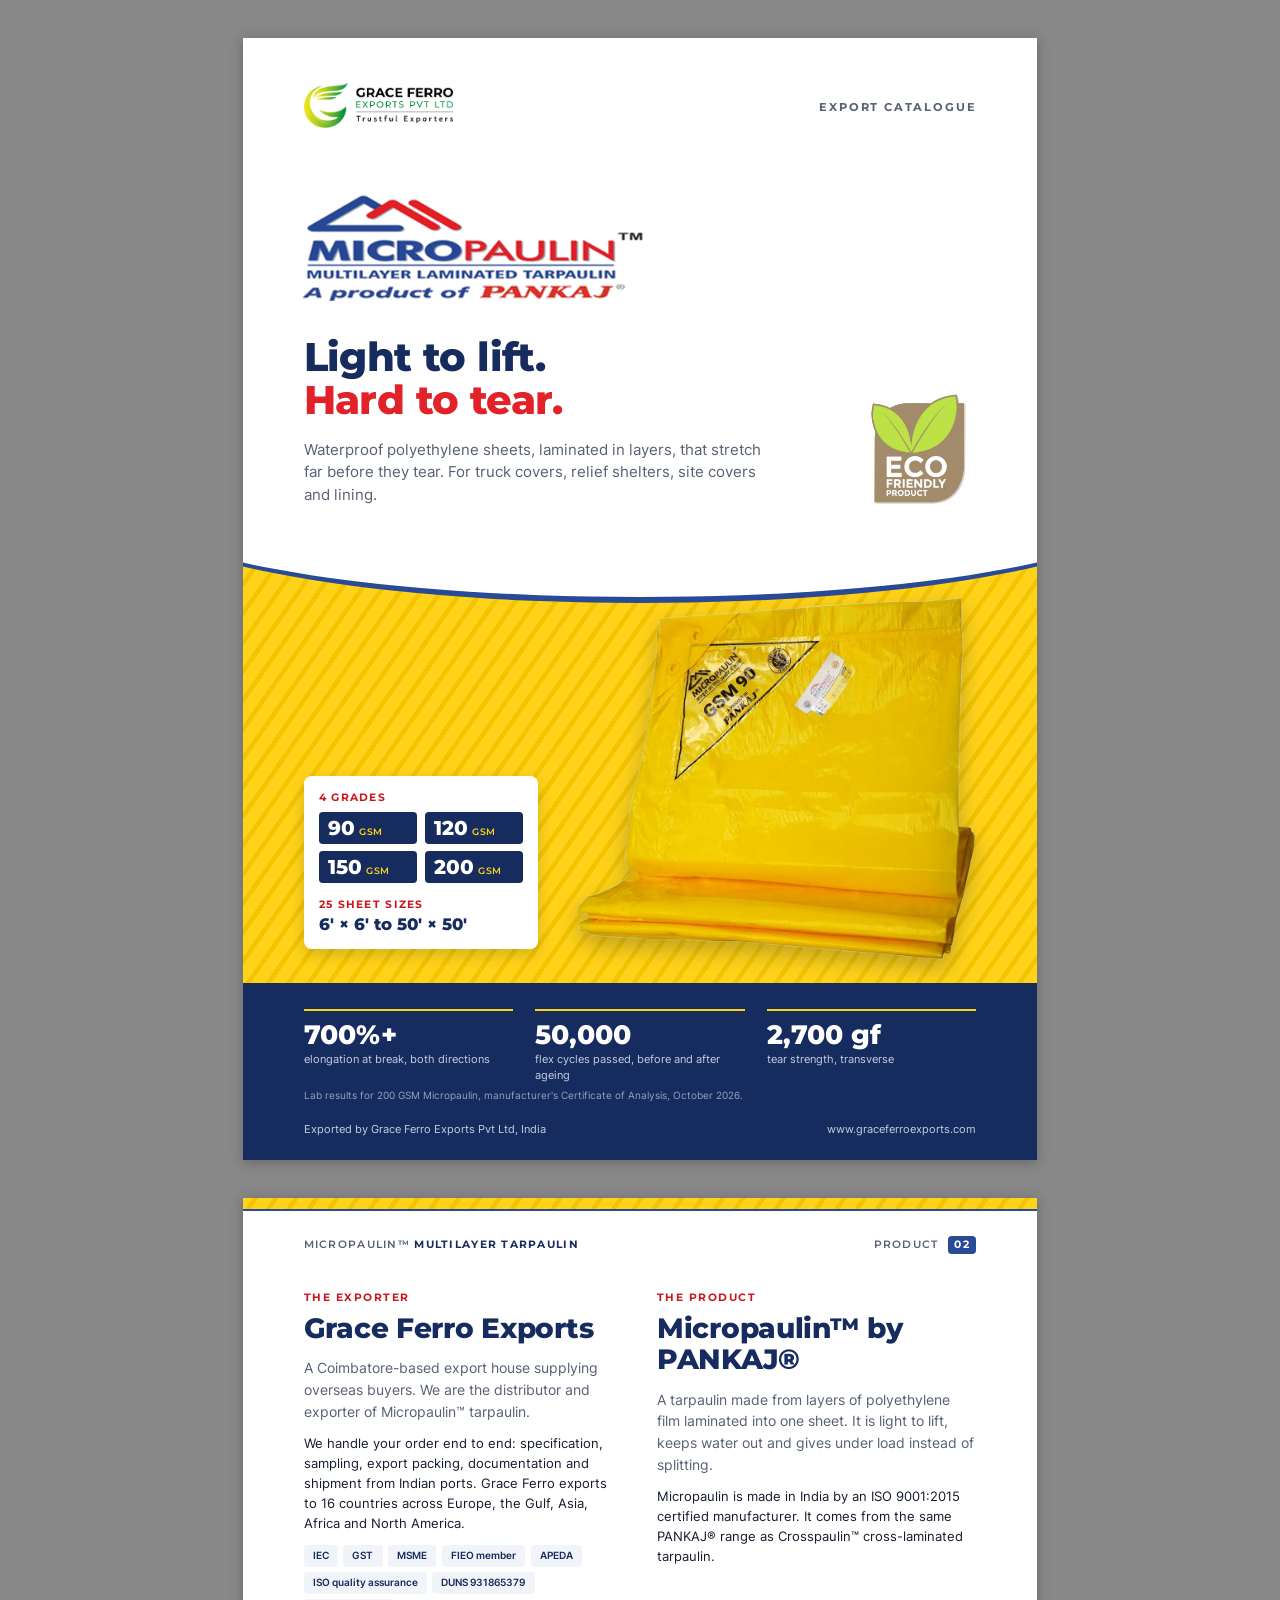
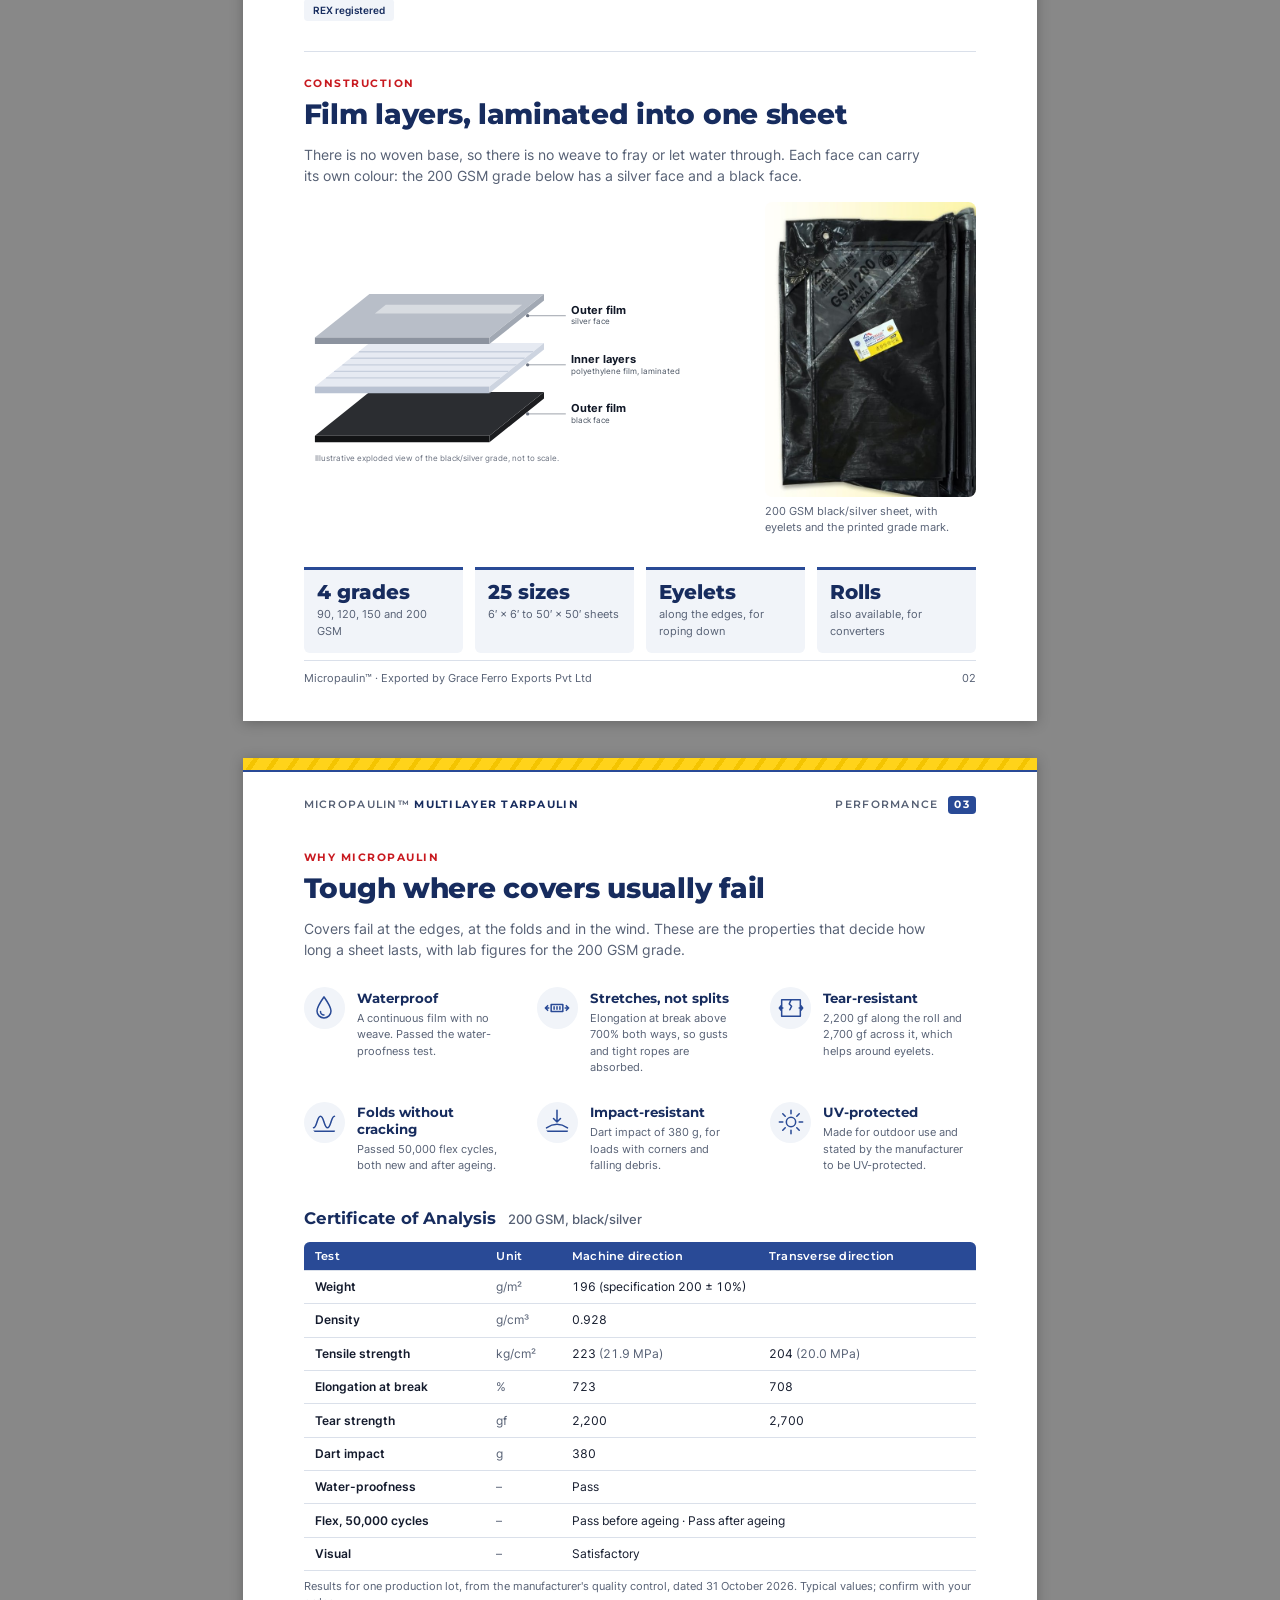
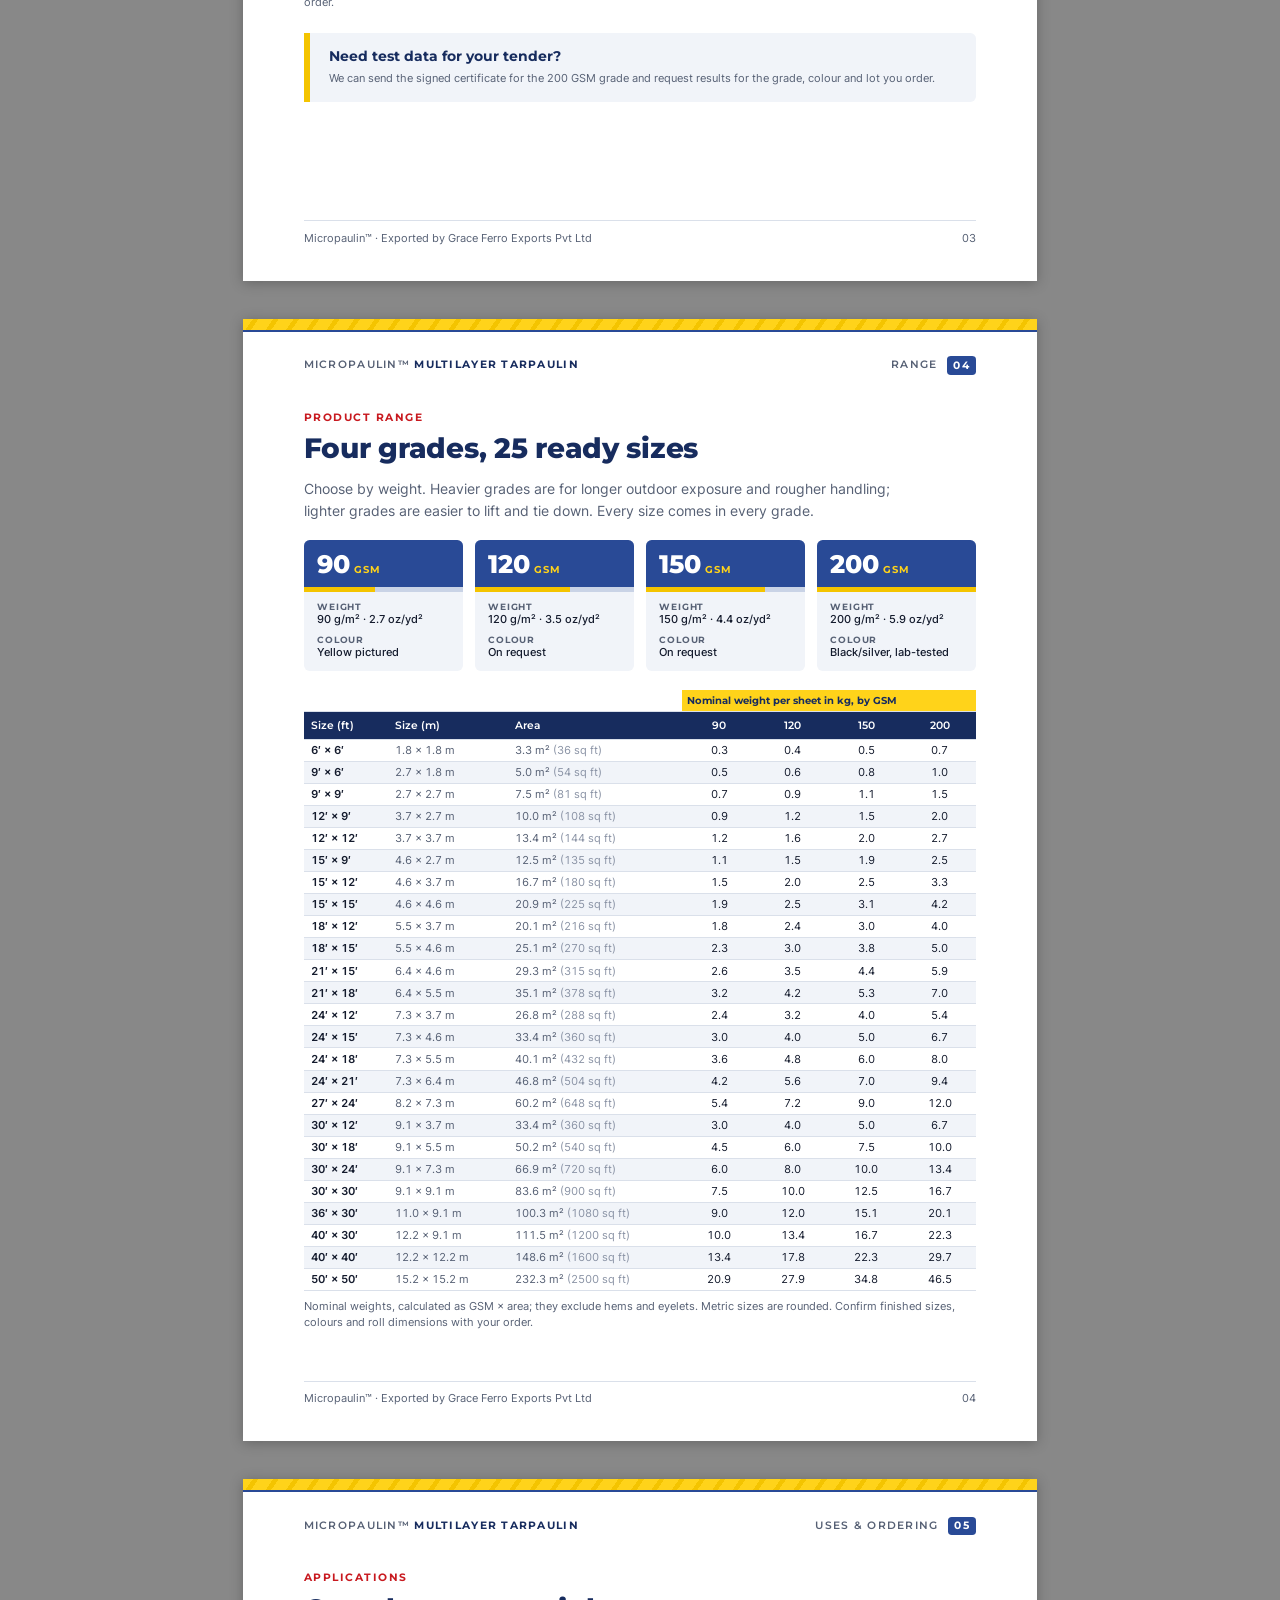
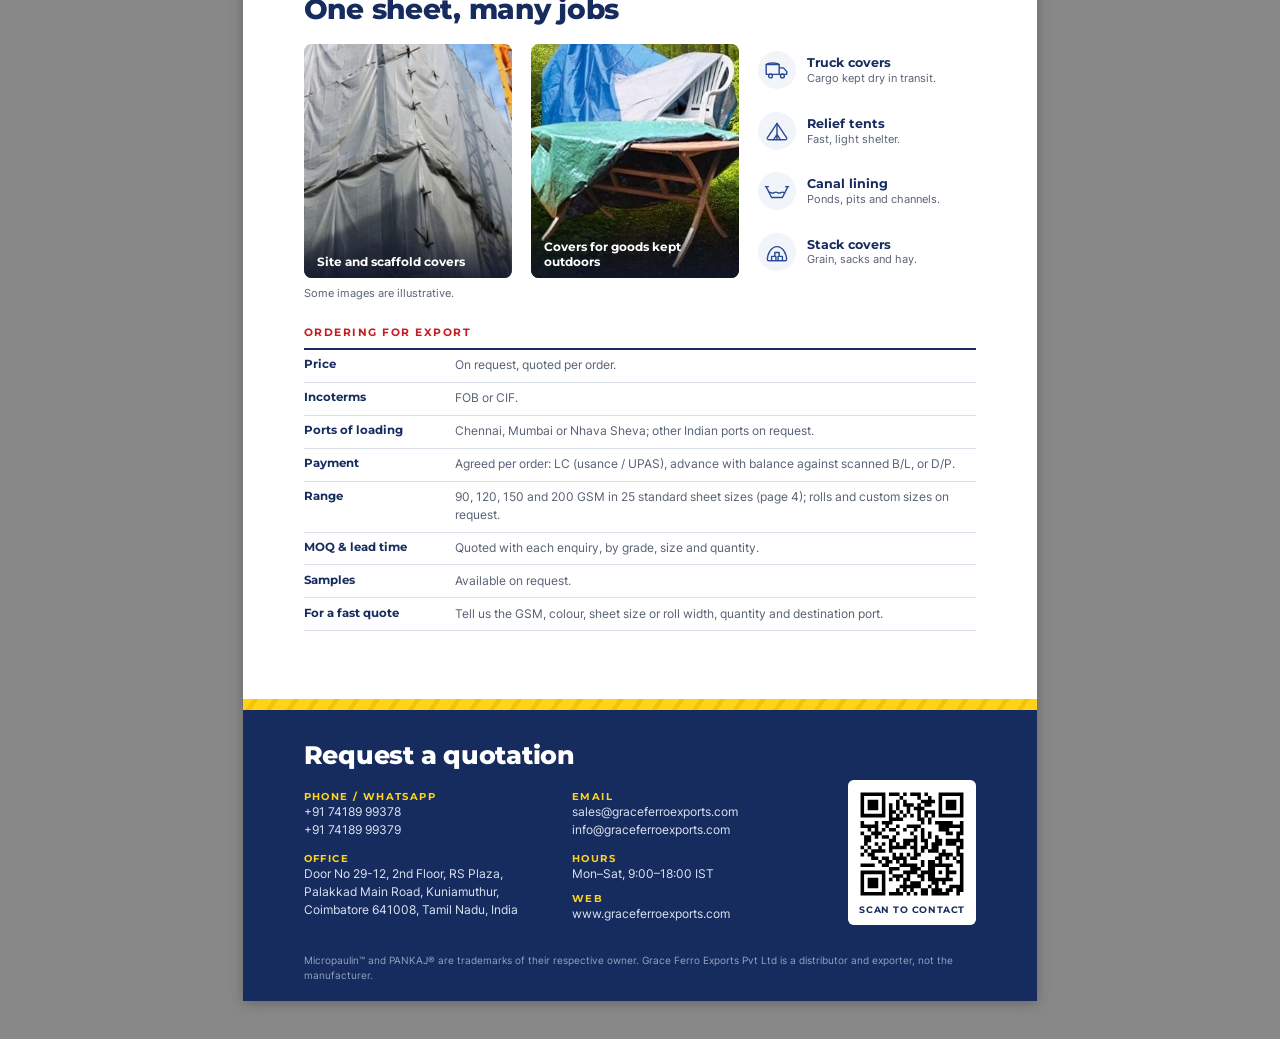
<file: micropaulin/index.html>
<!doctype html>
<html lang="en">
<head>
<meta charset="utf-8">
<meta name="viewport" content="width=840">
<title>Micropaulin Multilayer Tarpaulin | Grace Ferro Exports</title>
<link rel="stylesheet" href="styles.css">
</head>
<body>

<!-- 1. COVER -->
<section class="page cover">
  <div class="exporter"><img src="assets/gfe-logo.png" alt="Grace Ferro Exports Pvt Ltd"></div>
  <div class="edition">Export catalogue</div>
  <div class="title">
    <img class="logo" src="assets/micropaulin-logo.png" alt="Micropaulin™, multilayer laminated tarpaulin, a product of PANKAJ®">
    <h1>Light to lift.<br><em>Hard to tear.</em></h1>
    <p class="sub">Waterproof polyethylene sheets, laminated in layers, that stretch far before they tear. For truck covers, relief shelters, site covers and lining.</p>
  </div>
  <div class="badges"><img src="assets/badge-eco-friendly.jpg" alt="Eco friendly product"></div>
  <div class="band">
    <div class="range"><b>4 grades</b><span>90<small>GSM</small></span><span>120<small>GSM</small></span><span>150<small>GSM</small></span><span>200<small>GSM</small></span><b>25 sheet sizes</b><em>6′ × 6′ to 50′ × 50′</em></div>
    <img class="product" src="assets/yellow-90gsm-cut.png" alt="Folded yellow 90 GSM Micropaulin sheet with eyelets and printed grade label">
  </div>
  <div class="proof">
    <div><b>700%+</b>elongation at break, both directions</div>
    <div><b>50,000</b>flex cycles passed, before and after ageing</div>
    <div><b>2,700 gf</b>tear strength, transverse</div>
  </div>
  <div class="proof-note">Lab results for 200 GSM Micropaulin, manufacturer's Certificate of Analysis, October 2026.</div>
  <div class="bottom"><span>Exported by Grace Ferro Exports Pvt Ltd, India</span><span>www.graceferroexports.com</span></div>
</section>

<!-- 2. EXPORTER + PRODUCT + CONSTRUCTION -->
<section class="page">
  <header class="run"><span>Micropaulin™ <b>Multilayer tarpaulin</b></span><span class="sec">Product <b>02</b></span></header>
  <div class="two">
    <div>
      <div class="kicker">The exporter</div>
      <h2>Grace Ferro Exports</h2>
      <p class="lead">A Coimbatore-based export house supplying overseas buyers. We are the distributor and exporter of Micropaulin™ tarpaulin.</p>
      <p>We handle your order end to end: specification, sampling, export packing, documentation and shipment from Indian ports. Grace Ferro exports to 16 countries across Europe, the Gulf, Asia, Africa and North America.</p>
      <ul class="reg-list">
        <li>IEC</li><li>GST</li><li>MSME</li><li>FIEO member</li><li>APEDA</li><li>ISO quality assurance</li><li>DUNS 931865379</li><li>REX registered</li>
      </ul>
    </div>
    <div>
      <div class="kicker">The product</div>
      <h2>Micropaulin™ by PANKAJ®</h2>
      <p class="lead">A tarpaulin made from layers of polyethylene film laminated into one sheet. It is light to lift, keeps water out and gives under load instead of splitting.</p>
      <p>Micropaulin is made in India by an ISO 9001:2015 certified manufacturer. It comes from the same PANKAJ® range as Crosspaulin™ cross-laminated tarpaulin.</p>
    </div>
  </div>

  <div class="divider"></div>

  <div class="kicker">Construction</div>
  <h2>Film layers, laminated into one sheet</h2>
  <p class="lead" style="max-width:165mm">There is no woven base, so there is no weave to fray or let water through. Each face can carry its own colour: the 200 GSM grade below has a silver face and a black face.</p>
  <div class="tech">
    <div class="diagram"><!--SVG:assets/generated/layers.svg--><svg xmlns="http://www.w3.org/2000/svg" viewBox="20 20 790 360" font-family="Inter, sans-serif">
  <!-- Exploded view of a multilayer laminated polyethylene sheet, 200 GSM black/silver grade (C1).
       Illustrative, not to scale. The number of inner layers is not stated by the manufacturer. -->
  <path d="M40 322L360 322L460 242L140 242z" fill="#2B2D31"/><path d="M40 322h320v12H40z" fill="#121315"/><path d="M360 322l100 -80v12l-100 80z" fill="#1C1D20"/>
  <path d="M40 232L360 232L460 152L140 152z" fill="#E6EAF2"/><path d="M40 232h320v12H40z" fill="#B9C2D2"/><path d="M360 232l100 -80v12l-100 80z" fill="#CDD4E0"/>
  <path d="M60 216h320M75 204h320M90 192h320M105 180h320M120 168h320" stroke="#C7CFDD" stroke-width="2.5" clip-path="url(#mid)"/>
  <clipPath id="mid"><path d="M40 232L360 232L460 152L140 152z"/></clipPath>
  <path d="M40 142L360 142L460 62L140 62z" fill="#B8BEC8"/><path d="M170 82L420 82L400 98L150 98z" fill="#fff" opacity=".45"/><path d="M40 142h320v12H40z" fill="#8C939F"/><path d="M360 142l100 -80v12l-100 80z" fill="#A1A8B3"/>
  <g stroke="#6B7280" stroke-width="1.2" fill="none"><path d="M430 102h70M430 192h70M430 282h70"/></g>
  <g fill="#6B7280"><circle cx="430" cy="102" r="3"/><circle cx="430" cy="192" r="3"/><circle cx="430" cy="282" r="3"/></g>
  <g fill="#111827">
    <text x="510" y="98" font-size="20" font-weight="700">Outer film</text>
    <text x="510" y="118" font-size="15.5" fill="#4B5563">silver face</text>
    <text x="510" y="188" font-size="20" font-weight="700">Inner layers</text>
    <text x="510" y="208" font-size="15.5" fill="#4B5563">polyethylene film, laminated</text>
    <text x="510" y="278" font-size="20" font-weight="700">Outer film</text>
    <text x="510" y="298" font-size="15.5" fill="#4B5563">black face</text>
  </g>
  <text x="40" y="368" font-size="14" fill="#6B7280">Illustrative exploded view of the black/silver grade, not to scale.</text>
</svg><!--/SVG--></div>
    <figure>
      <img src="assets/black-200gsm.jpg" alt="Folded black 200 GSM Micropaulin sheet with eyelets and printed grade label">
      <figcaption>200 GSM black/silver sheet, with eyelets and the printed grade mark.</figcaption>
    </figure>
  </div>

  <div class="facts">
    <div><b>4 grades</b>90, 120, 150 and 200 GSM</div>
    <div><b>25 sizes</b>6′ × 6′ to 50′ × 50′ sheets</div>
    <div><b>Eyelets</b>along the edges, for roping down</div>
    <div><b>Rolls</b>also available, for converters</div>
  </div>
  <div class="foot"><span>Micropaulin™ · Exported by Grace Ferro Exports Pvt Ltd</span><span>02</span></div>
</section>

<!-- 3. FEATURES + TEST DATA -->
<section class="page">
  <header class="run"><span>Micropaulin™ <b>Multilayer tarpaulin</b></span><span class="sec">Performance <b>03</b></span></header>
  <div class="kicker">Why Micropaulin</div>
  <h2>Tough where covers usually fail</h2>
  <p class="lead" style="max-width:165mm">Covers fail at the edges, at the folds and in the wind. These are the properties that decide how long a sheet lasts, with lab figures for the 200 GSM grade.</p>

  <div class="adv">
    <div class="item"><img src="assets/generated/icon-waterproof.svg" alt=""><div><h3>Waterproof</h3><p>A continuous film with no weave. Passed the water-proofness test.</p></div></div>
    <div class="item"><img src="assets/generated/icon-stretch.svg" alt=""><div><h3>Stretches, not splits</h3><p>Elongation at break above 700% both ways, so gusts and tight ropes are absorbed.</p></div></div>
    <div class="item"><img src="assets/generated/icon-tear.svg" alt=""><div><h3>Tear-resistant</h3><p>2,200 gf along the roll and 2,700 gf across it, which helps around eyelets.</p></div></div>
    <div class="item"><img src="assets/generated/icon-flex.svg" alt=""><div><h3>Folds without cracking</h3><p>Passed 50,000 flex cycles, both new and after ageing.</p></div></div>
    <div class="item"><img src="assets/generated/icon-impact.svg" alt=""><div><h3>Impact-resistant</h3><p>Dart impact of 380 g, for loads with corners and falling debris.</p></div></div>
    <div class="item"><img src="assets/generated/icon-uv.svg" alt=""><div><h3>UV-protected</h3><p>Made for outdoor use and stated by the manufacturer to be UV-protected.</p></div></div>
  </div>

  <h3 class="sub">Certificate of Analysis <span class="u">200 GSM, black/silver</span></h3>
  <table class="spec">
    <thead><tr><th>Test</th><th>Unit</th><th>Machine direction</th><th>Transverse direction</th></tr></thead>
    <tbody>
      <tr><th>Weight</th><td>g/m²</td><td colspan="2">196 (specification 200 ± 10%)</td></tr>
      <tr><th>Density</th><td>g/cm³</td><td colspan="2">0.928</td></tr>
      <tr><th>Tensile strength</th><td>kg/cm²</td><td>223 <i>(21.9 MPa)</i></td><td>204 <i>(20.0 MPa)</i></td></tr>
      <tr><th>Elongation at break</th><td>%</td><td>723</td><td>708</td></tr>
      <tr><th>Tear strength</th><td>gf</td><td>2,200</td><td>2,700</td></tr>
      <tr><th>Dart impact</th><td>g</td><td colspan="2">380</td></tr>
      <tr><th>Water-proofness</th><td>–</td><td colspan="2">Pass</td></tr>
      <tr><th>Flex, 50,000 cycles</th><td>–</td><td colspan="2">Pass before ageing · Pass after ageing</td></tr>
      <tr><th>Visual</th><td>–</td><td colspan="2">Satisfactory</td></tr>
    </tbody>
  </table>
  <p class="note">Results for one production lot, from the manufacturer's quality control, dated 31 October 2026. Typical values; confirm with your order.</p>

  <div class="ref">
    <h3>Need test data for your tender?</h3>
    <p class="small">We can send the signed certificate for the 200 GSM grade and request results for the grade, colour and lot you order.</p>
  </div>
  <div class="foot"><span>Micropaulin™ · Exported by Grace Ferro Exports Pvt Ltd</span><span>03</span></div>
</section>

<!-- 4. GRADES + SIZES -->
<section class="page">
  <header class="run"><span>Micropaulin™ <b>Multilayer tarpaulin</b></span><span class="sec">Range <b>04</b></span></header>
  <div class="kicker">Product range</div>
  <h2>Four grades, 25 ready sizes</h2>
  <p class="lead" style="max-width:165mm">Choose by weight. Heavier grades are for longer outdoor exposure and rougher handling; lighter grades are easier to lift and tie down. Every size comes in every grade.</p>
<!--GRADES:start-->
  <div class="grades">
    <div class="grade"><div class="gsm">90<small>GSM</small></div><div class="bar"><span style="width:45%"></span></div><dl><dt>Weight</dt><dd>90 g/m² · 2.7 oz/yd²</dd><dt>Colour</dt><dd>Yellow pictured</dd></dl></div>
    <div class="grade"><div class="gsm">120<small>GSM</small></div><div class="bar"><span style="width:60%"></span></div><dl><dt>Weight</dt><dd>120 g/m² · 3.5 oz/yd²</dd><dt>Colour</dt><dd>On request</dd></dl></div>
    <div class="grade"><div class="gsm">150<small>GSM</small></div><div class="bar"><span style="width:75%"></span></div><dl><dt>Weight</dt><dd>150 g/m² · 4.4 oz/yd²</dd><dt>Colour</dt><dd>On request</dd></dl></div>
    <div class="grade"><div class="gsm">200<small>GSM</small></div><div class="bar"><span style="width:100%"></span></div><dl><dt>Weight</dt><dd>200 g/m² · 5.9 oz/yd²</dd><dt>Colour</dt><dd>Black/silver, lab-tested</dd></dl></div>
  </div>
<!--GRADES:end-->
<!--SIZES:start-->
    <table class="sizes">
      <thead><tr class="sup"><th colspan="3"></th><th colspan="4">Nominal weight per sheet in kg, by GSM</th></tr>
      <tr><th>Size (ft)</th><th>Size (m)</th><th>Area</th><th>90</th><th>120</th><th>150</th><th>200</th></tr></thead>
      <tbody>
        <tr><td class="ft">6′ × 6′</td><td class="m">1.8 × 1.8 m</td><td class="m">3.3 m² <i>(36 sq ft)</i></td><td>0.3</td><td>0.4</td><td>0.5</td><td>0.7</td></tr>
        <tr><td class="ft">9′ × 6′</td><td class="m">2.7 × 1.8 m</td><td class="m">5.0 m² <i>(54 sq ft)</i></td><td>0.5</td><td>0.6</td><td>0.8</td><td>1.0</td></tr>
        <tr><td class="ft">9′ × 9′</td><td class="m">2.7 × 2.7 m</td><td class="m">7.5 m² <i>(81 sq ft)</i></td><td>0.7</td><td>0.9</td><td>1.1</td><td>1.5</td></tr>
        <tr><td class="ft">12′ × 9′</td><td class="m">3.7 × 2.7 m</td><td class="m">10.0 m² <i>(108 sq ft)</i></td><td>0.9</td><td>1.2</td><td>1.5</td><td>2.0</td></tr>
        <tr><td class="ft">12′ × 12′</td><td class="m">3.7 × 3.7 m</td><td class="m">13.4 m² <i>(144 sq ft)</i></td><td>1.2</td><td>1.6</td><td>2.0</td><td>2.7</td></tr>
        <tr><td class="ft">15′ × 9′</td><td class="m">4.6 × 2.7 m</td><td class="m">12.5 m² <i>(135 sq ft)</i></td><td>1.1</td><td>1.5</td><td>1.9</td><td>2.5</td></tr>
        <tr><td class="ft">15′ × 12′</td><td class="m">4.6 × 3.7 m</td><td class="m">16.7 m² <i>(180 sq ft)</i></td><td>1.5</td><td>2.0</td><td>2.5</td><td>3.3</td></tr>
        <tr><td class="ft">15′ × 15′</td><td class="m">4.6 × 4.6 m</td><td class="m">20.9 m² <i>(225 sq ft)</i></td><td>1.9</td><td>2.5</td><td>3.1</td><td>4.2</td></tr>
        <tr><td class="ft">18′ × 12′</td><td class="m">5.5 × 3.7 m</td><td class="m">20.1 m² <i>(216 sq ft)</i></td><td>1.8</td><td>2.4</td><td>3.0</td><td>4.0</td></tr>
        <tr><td class="ft">18′ × 15′</td><td class="m">5.5 × 4.6 m</td><td class="m">25.1 m² <i>(270 sq ft)</i></td><td>2.3</td><td>3.0</td><td>3.8</td><td>5.0</td></tr>
        <tr><td class="ft">21′ × 15′</td><td class="m">6.4 × 4.6 m</td><td class="m">29.3 m² <i>(315 sq ft)</i></td><td>2.6</td><td>3.5</td><td>4.4</td><td>5.9</td></tr>
        <tr><td class="ft">21′ × 18′</td><td class="m">6.4 × 5.5 m</td><td class="m">35.1 m² <i>(378 sq ft)</i></td><td>3.2</td><td>4.2</td><td>5.3</td><td>7.0</td></tr>
        <tr><td class="ft">24′ × 12′</td><td class="m">7.3 × 3.7 m</td><td class="m">26.8 m² <i>(288 sq ft)</i></td><td>2.4</td><td>3.2</td><td>4.0</td><td>5.4</td></tr>
        <tr><td class="ft">24′ × 15′</td><td class="m">7.3 × 4.6 m</td><td class="m">33.4 m² <i>(360 sq ft)</i></td><td>3.0</td><td>4.0</td><td>5.0</td><td>6.7</td></tr>
        <tr><td class="ft">24′ × 18′</td><td class="m">7.3 × 5.5 m</td><td class="m">40.1 m² <i>(432 sq ft)</i></td><td>3.6</td><td>4.8</td><td>6.0</td><td>8.0</td></tr>
        <tr><td class="ft">24′ × 21′</td><td class="m">7.3 × 6.4 m</td><td class="m">46.8 m² <i>(504 sq ft)</i></td><td>4.2</td><td>5.6</td><td>7.0</td><td>9.4</td></tr>
        <tr><td class="ft">27′ × 24′</td><td class="m">8.2 × 7.3 m</td><td class="m">60.2 m² <i>(648 sq ft)</i></td><td>5.4</td><td>7.2</td><td>9.0</td><td>12.0</td></tr>
        <tr><td class="ft">30′ × 12′</td><td class="m">9.1 × 3.7 m</td><td class="m">33.4 m² <i>(360 sq ft)</i></td><td>3.0</td><td>4.0</td><td>5.0</td><td>6.7</td></tr>
        <tr><td class="ft">30′ × 18′</td><td class="m">9.1 × 5.5 m</td><td class="m">50.2 m² <i>(540 sq ft)</i></td><td>4.5</td><td>6.0</td><td>7.5</td><td>10.0</td></tr>
        <tr><td class="ft">30′ × 24′</td><td class="m">9.1 × 7.3 m</td><td class="m">66.9 m² <i>(720 sq ft)</i></td><td>6.0</td><td>8.0</td><td>10.0</td><td>13.4</td></tr>
        <tr><td class="ft">30′ × 30′</td><td class="m">9.1 × 9.1 m</td><td class="m">83.6 m² <i>(900 sq ft)</i></td><td>7.5</td><td>10.0</td><td>12.5</td><td>16.7</td></tr>
        <tr><td class="ft">36′ × 30′</td><td class="m">11.0 × 9.1 m</td><td class="m">100.3 m² <i>(1080 sq ft)</i></td><td>9.0</td><td>12.0</td><td>15.1</td><td>20.1</td></tr>
        <tr><td class="ft">40′ × 30′</td><td class="m">12.2 × 9.1 m</td><td class="m">111.5 m² <i>(1200 sq ft)</i></td><td>10.0</td><td>13.4</td><td>16.7</td><td>22.3</td></tr>
        <tr><td class="ft">40′ × 40′</td><td class="m">12.2 × 12.2 m</td><td class="m">148.6 m² <i>(1600 sq ft)</i></td><td>13.4</td><td>17.8</td><td>22.3</td><td>29.7</td></tr>
        <tr><td class="ft">50′ × 50′</td><td class="m">15.2 × 15.2 m</td><td class="m">232.3 m² <i>(2500 sq ft)</i></td><td>20.9</td><td>27.9</td><td>34.8</td><td>46.5</td></tr>
      </tbody>
    </table>
<!--SIZES:end-->
  <p class="note">Nominal weights, calculated as GSM × area; they exclude hems and eyelets. Metric sizes are rounded. Confirm finished sizes, colours and roll dimensions with your order.</p>
  <div class="foot"><span>Micropaulin™ · Exported by Grace Ferro Exports Pvt Ltd</span><span>04</span></div>
</section>

<!-- 5. APPLICATIONS + ORDERING + CONTACT -->
<section class="page">
  <header class="run"><span>Micropaulin™ <b>Multilayer tarpaulin</b></span><span class="sec">Uses &amp; ordering <b>05</b></span></header>
  <div class="kicker">Applications</div>
  <h2>One sheet, many jobs</h2>
  <div class="apps-wrap">
    <figure class="ph"><img src="assets/app-construction.jpg" alt="Building under scaffold wrapped in grey sheeting"><figcaption>Site and scaffold covers</figcaption></figure>
    <figure class="ph"><img src="assets/app-outdoor.jpg" alt="Garden furniture under blue and green covers"><figcaption>Covers for goods kept outdoors</figcaption></figure>
    <div class="apps">
      <div class="item"><img class="ic" src="assets/generated/app-truck.svg" alt=""><div><h3>Truck covers</h3><p>Cargo kept dry in transit.</p></div></div>
      <div class="item"><img class="ic" src="assets/generated/app-tent.svg" alt=""><div><h3>Relief tents</h3><p>Fast, light shelter.</p></div></div>
      <div class="item"><img class="ic" src="assets/generated/app-canal.svg" alt=""><div><h3>Canal lining</h3><p>Ponds, pits and channels.</p></div></div>
      <div class="item"><img class="ic" src="assets/generated/app-storage.svg" alt=""><div><h3>Stack covers</h3><p>Grain, sacks and hay.</p></div></div>
    </div>
  </div>
  <p class="note">Some images are illustrative.</p>

  <div class="kicker" style="margin-top:7mm">Ordering for export</div>
  <table class="terms">
    <tr><th>Price</th><td>On request, quoted per order.</td></tr>
    <tr><th>Incoterms</th><td>FOB or CIF.</td></tr>
    <tr><th>Ports of loading</th><td>Chennai, Mumbai or Nhava Sheva; other Indian ports on request.</td></tr>
    <tr><th>Payment</th><td>Agreed per order: LC (usance / UPAS), advance with balance against scanned B/L, or D/P.</td></tr>
    <tr><th>Range</th><td>90, 120, 150 and 200 GSM in 25 standard sheet sizes (page 4); rolls and custom sizes on request.</td></tr>
    <tr><th>MOQ &amp; lead time</th><td>Quoted with each enquiry, by grade, size and quantity.</td></tr>
    <tr><th>Samples</th><td>Available on request.</td></tr>
    <tr><th>For a fast quote</th><td>Tell us the GSM, colour, sheet size or roll width, quantity and destination port.</td></tr>
  </table>

  <div class="contact">
    <div style="position:relative">
      <h2>Request a quotation</h2>
      <div class="lines">
        <div><b>Phone / WhatsApp</b>+91 74189 99378<br>+91 74189 99379</div>
        <div><b>Email</b>sales@graceferroexports.com<br>info@graceferroexports.com</div>
        <div><b>Office</b>Door No 29-12, 2nd Floor, RS Plaza,<br>Palakkad Main Road, Kuniamuthur,<br>Coimbatore 641008, Tamil Nadu, India</div>
        <div><b>Hours</b>Mon–Sat, 9:00–18:00 IST<br><b>Web</b>www.graceferroexports.com</div>
      </div>
    </div>
    <div class="qr"><img src="assets/generated/qr-contact.svg" alt="QR code to the Grace Ferro Exports contact page">Scan to contact</div>
    <div class="legal">Micropaulin™ and PANKAJ® are trademarks of their respective owner. Grace Ferro Exports Pvt Ltd is a distributor and exporter, not the manufacturer.</div>
  </div>
</section>

</body>
</html>
</file>
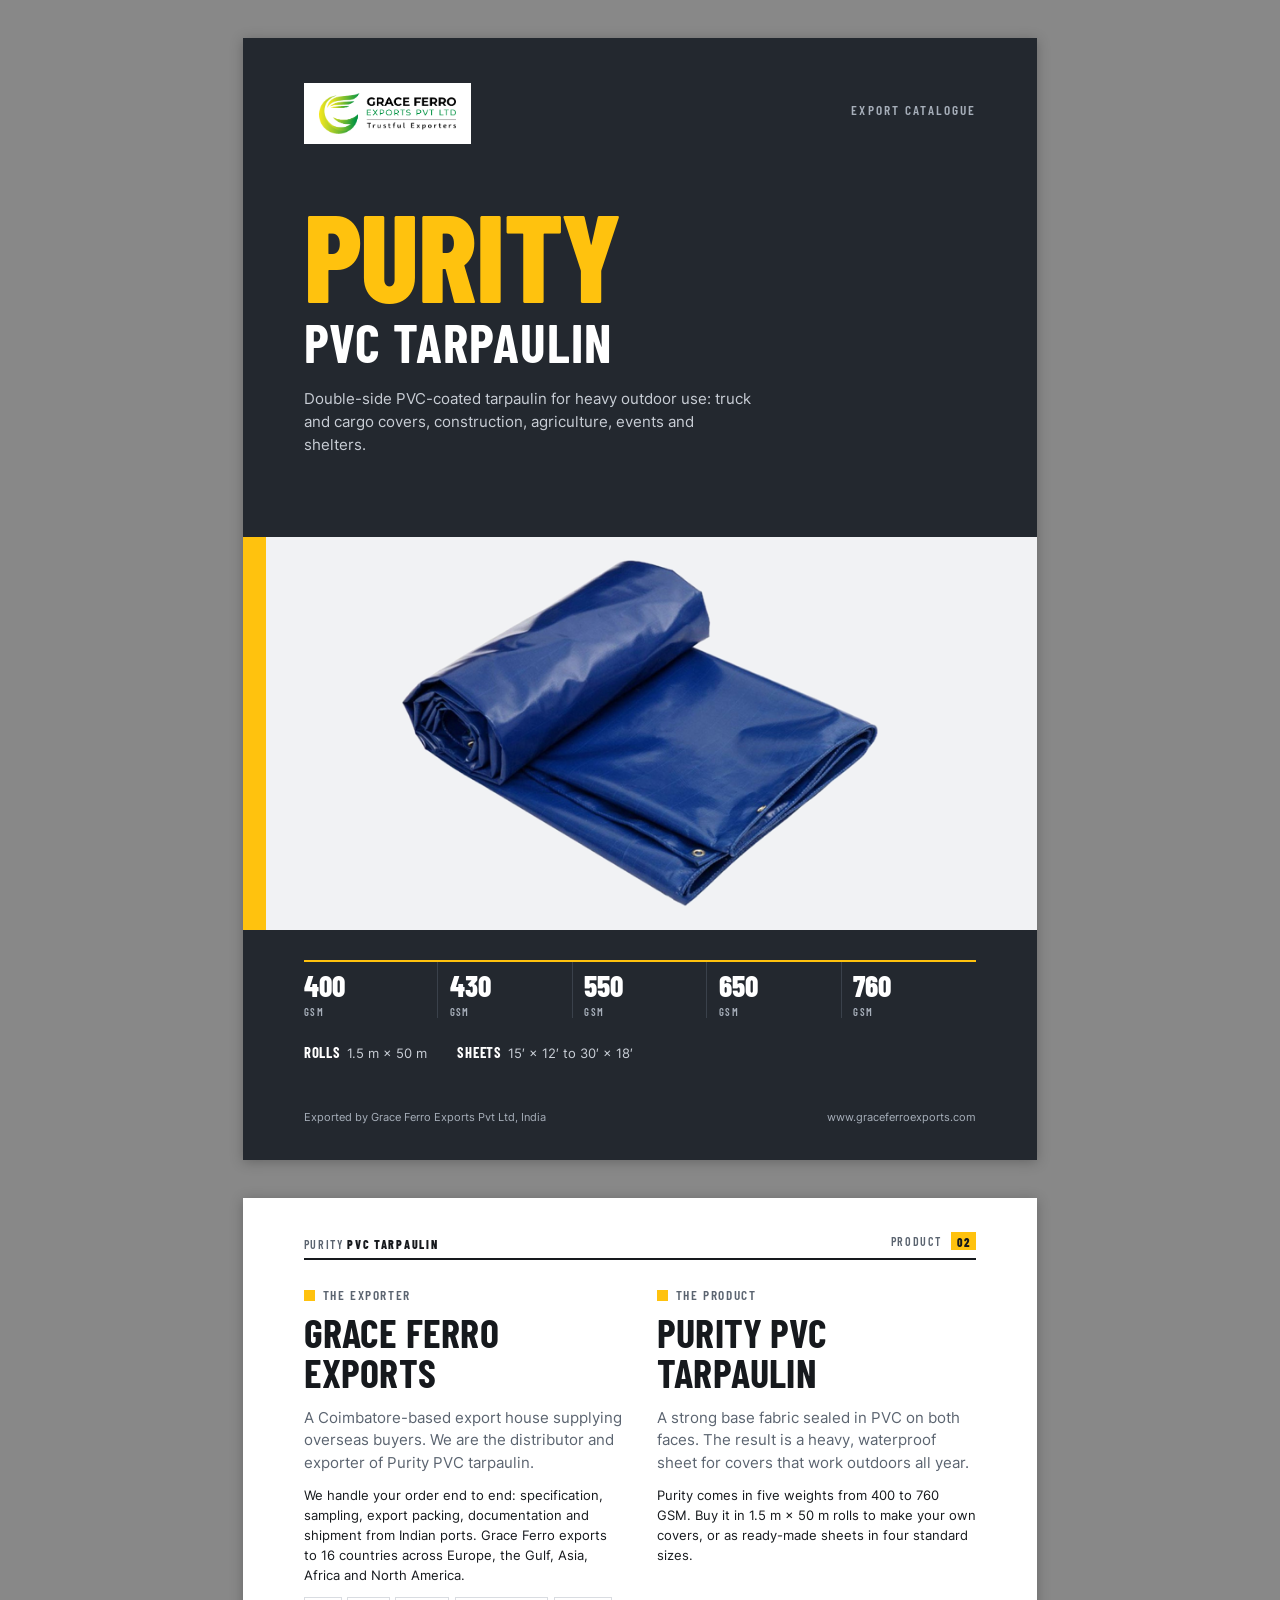
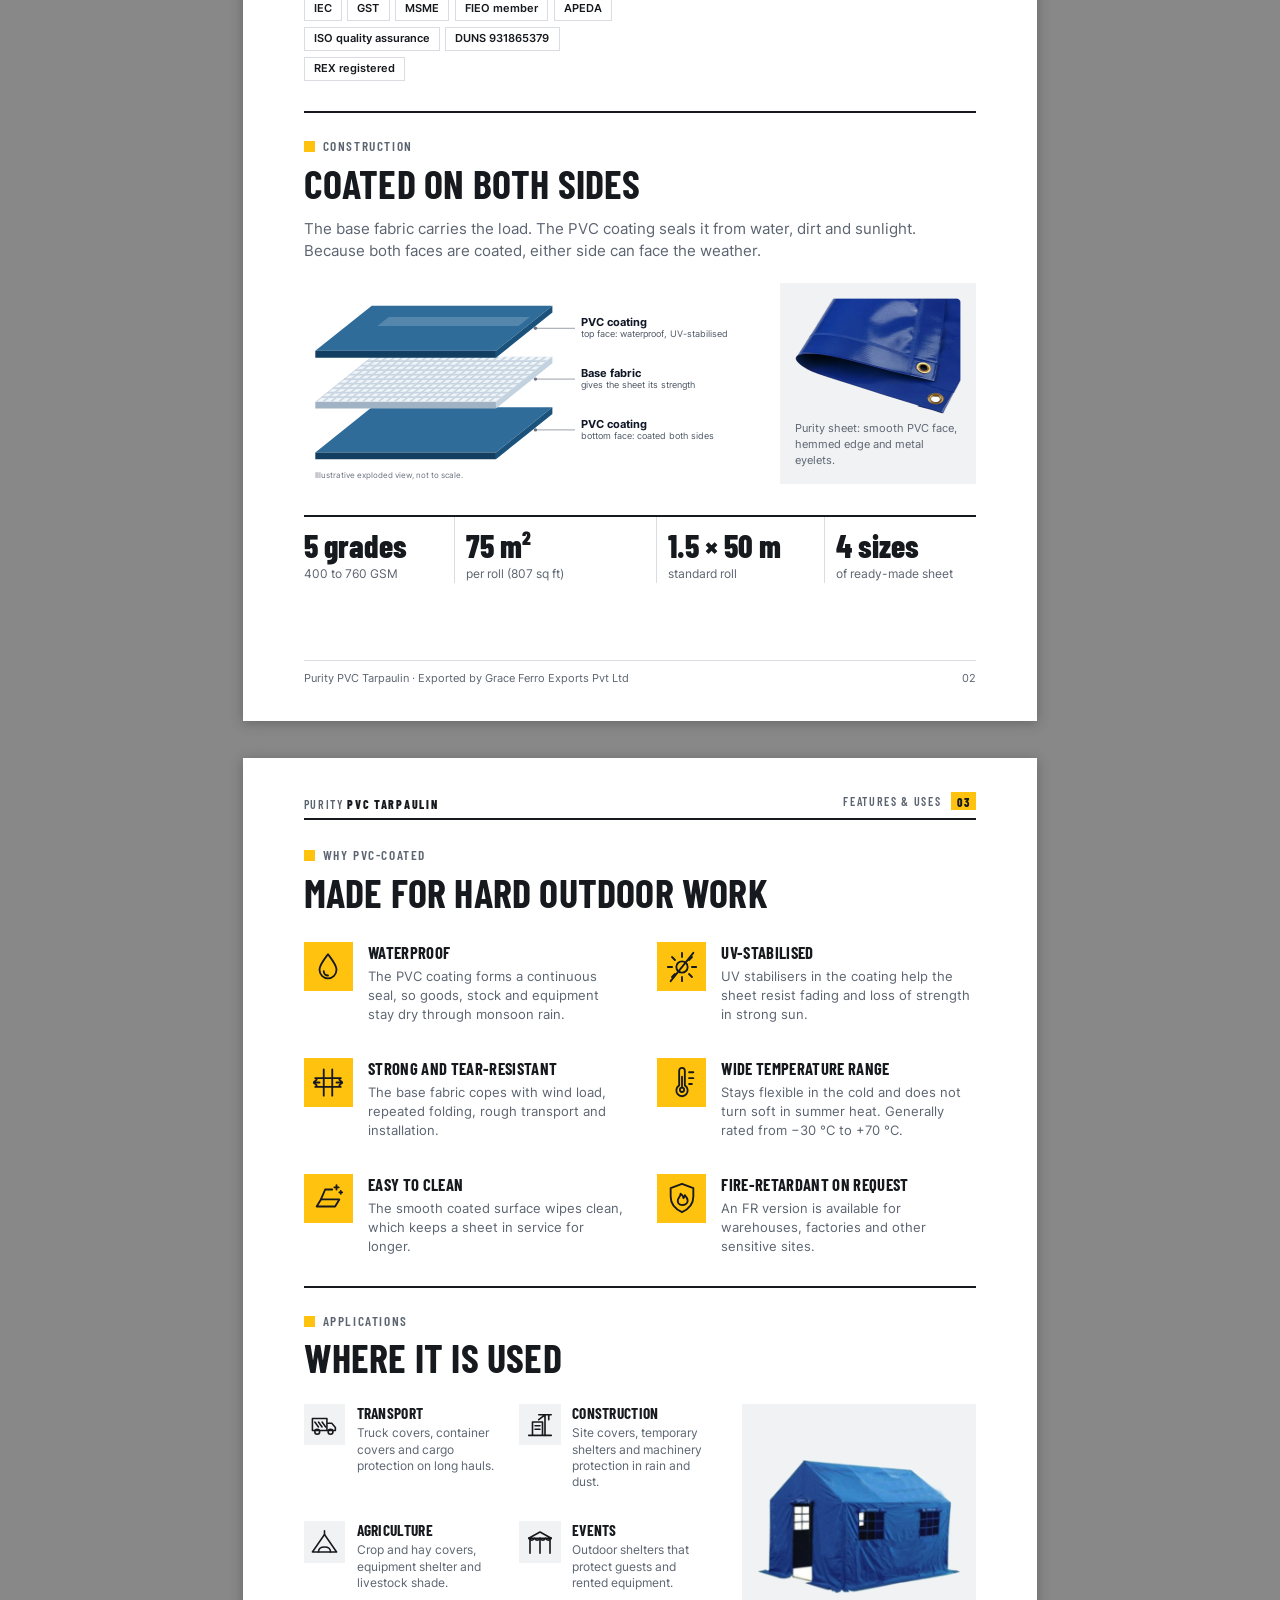
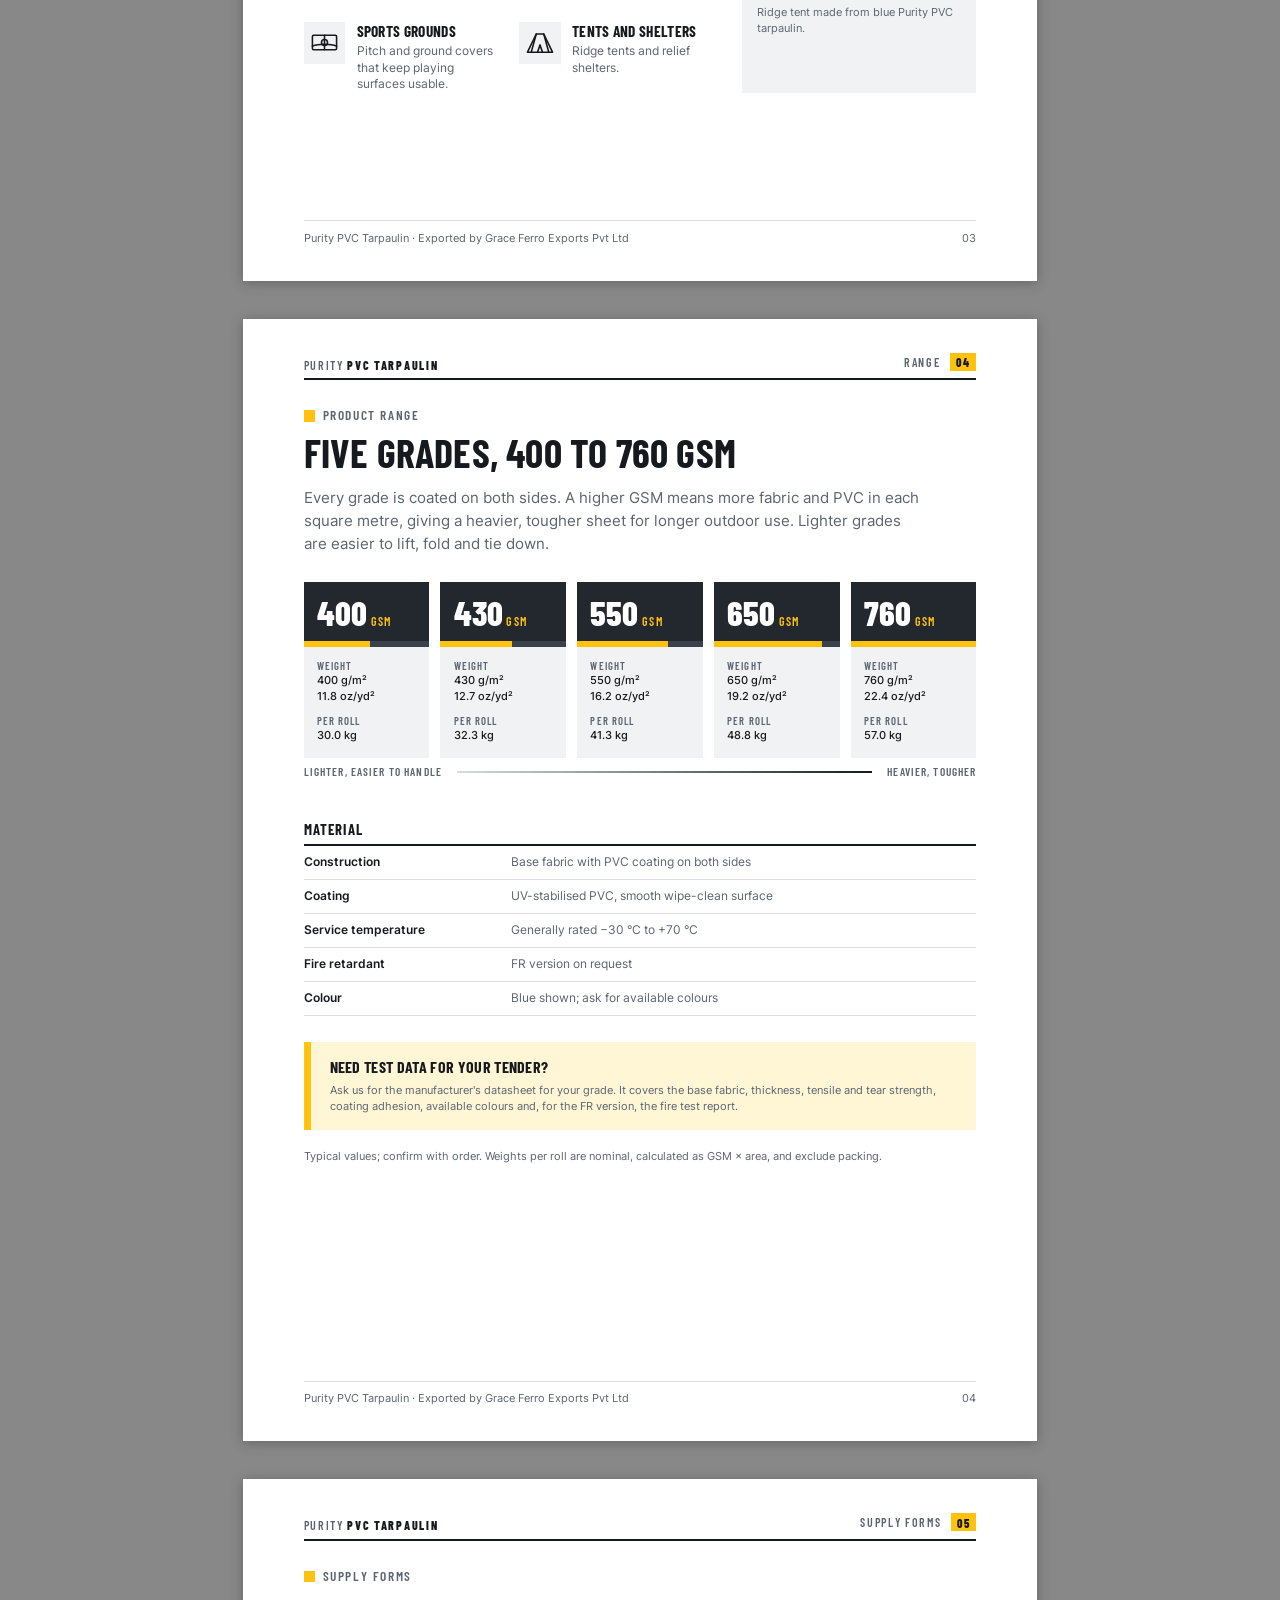
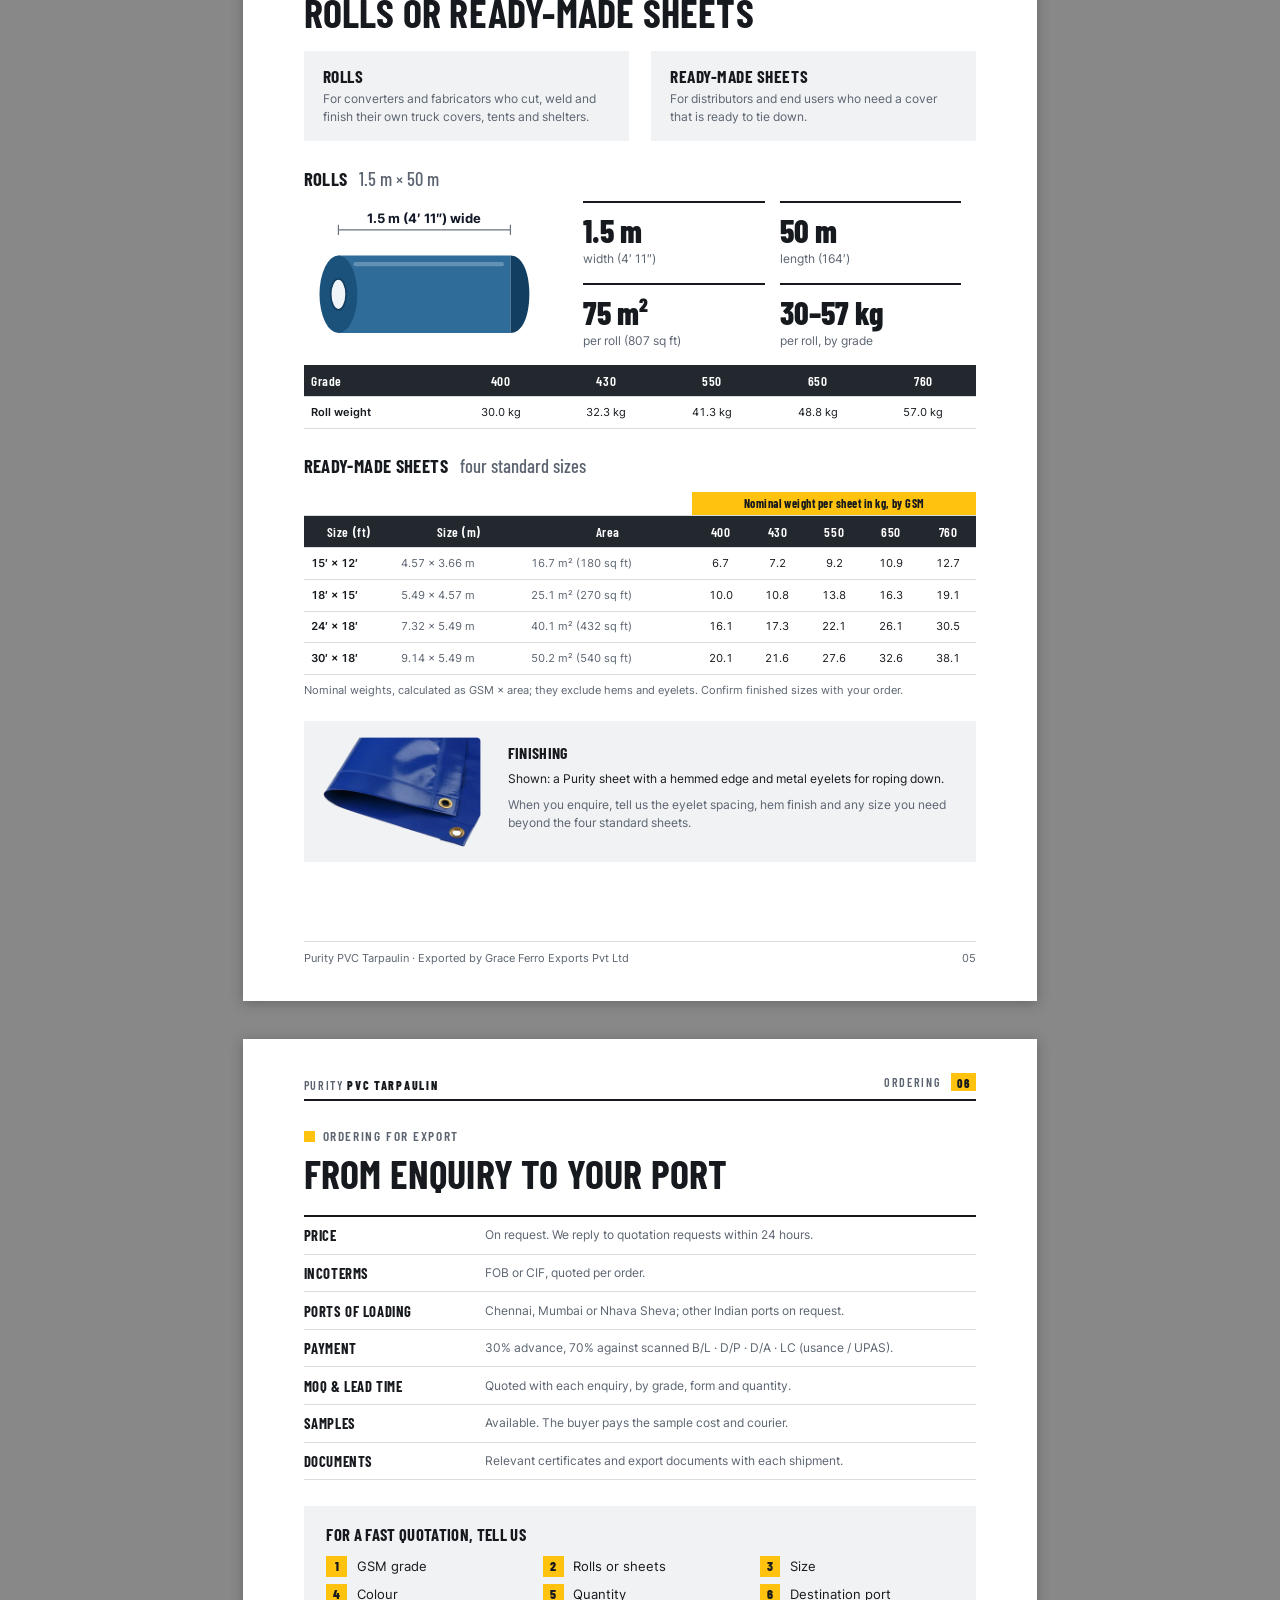
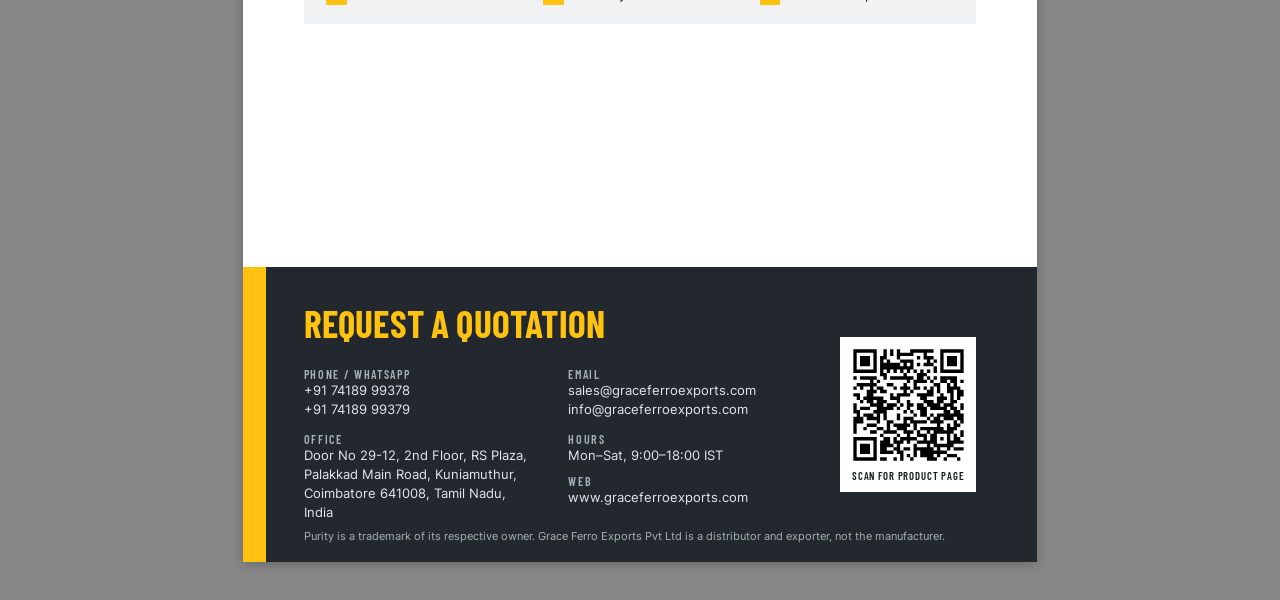
<file: purity/index.html>
<!doctype html>
<html lang="en">
<head>
<meta charset="utf-8">
<meta name="viewport" content="width=840">
<title>Purity PVC Tarpaulin | Grace Ferro Exports</title>
<link rel="stylesheet" href="styles.css">
</head>
<body>

<!-- 1. COVER -->
<section class="page cover">
  <div class="exporter"><img src="assets/gfe-logo.png" alt="Grace Ferro Exports Pvt Ltd"></div>
  <div class="edition">Export catalogue</div>
  <div class="title">
    <div class="brand-name">Purity</div>
    <h1>PVC Tarpaulin</h1>
    <p class="sub">Double-side PVC-coated tarpaulin for heavy outdoor use: truck and cargo covers, construction, agriculture, events and shelters.</p>
  </div>
  <div class="product"><img src="assets/pvc-rolled-blue.png" alt="Folded and rolled blue Purity PVC tarpaulin with eyelets"></div>
  <div class="specs">
    <div>400<small>GSM</small></div><div>430<small>GSM</small></div><div>550<small>GSM</small></div><div>650<small>GSM</small></div><div>760<small>GSM</small></div>
  </div>
  <div class="forms"><span><b>Rolls</b>1.5 m × 50 m</span><span><b>Sheets</b>15′ × 12′ to 30′ × 18′</span></div>
  <div class="bottom"><span>Exported by Grace Ferro Exports Pvt Ltd, India</span><span>www.graceferroexports.com</span></div>
</section>

<!-- 2. EXPORTER + PRODUCT -->
<section class="page">
  <header class="run"><span>Purity <b>PVC Tarpaulin</b></span><span class="sec">Product <b>02</b></span></header>
  <div class="two">
    <div>
      <div class="kicker">The exporter</div>
      <h2>Grace Ferro Exports</h2>
      <p class="lead">A Coimbatore-based export house supplying overseas buyers. We are the distributor and exporter of Purity PVC tarpaulin.</p>
      <p>We handle your order end to end: specification, sampling, export packing, documentation and shipment from Indian ports. Grace Ferro exports to 16 countries across Europe, the Gulf, Asia, Africa and North America.</p>
      <ul class="reg-list">
        <li>IEC</li><li>GST</li><li>MSME</li><li>FIEO member</li><li>APEDA</li><li>ISO quality assurance</li><li>DUNS 931865379</li><li>REX registered</li>
      </ul>
    </div>
    <div>
      <div class="kicker">The product</div>
      <h2>Purity PVC tarpaulin</h2>
      <p class="lead">A strong base fabric sealed in PVC on both faces. The result is a heavy, waterproof sheet for covers that work outdoors all year.</p>
      <p>Purity comes in five weights from 400 to 760 GSM. Buy it in 1.5 m × 50 m rolls to make your own covers, or as ready-made sheets in four standard sizes.</p>
    </div>
  </div>

  <div class="divider"></div>

  <div class="kicker">Construction</div>
  <h2>Coated on both sides</h2>
  <p class="lead" style="max-width:165mm">The base fabric carries the load. The PVC coating seals it from water, dirt and sunlight. Because both faces are coated, either side can face the weather.</p>
  <div class="tech">
    <div class="diagram"><!--SVG:assets/generated/cross-section.svg--><svg xmlns="http://www.w3.org/2000/svg" viewBox="20 20 790 360" font-family="Inter, sans-serif">
  <!-- Exploded view of a double-side PVC-coated tarpaulin. Illustrative, not to scale. -->
<path d="M40 322L360 322L460 242L140 242z" fill="#2F6C99"/><path d="M40 322h320v12H40z" fill="#123F61"/><path d="M360 322l100 -80v12l-100 80z" fill="#1B527C"/>
<path d="M40 232L360 232L460 152L140 152z" fill="#EEF4F8"/><clipPath id="fab"><path d="M40 232L360 232L460 152L140 152z"/></clipPath><g clip-path="url(#fab)" stroke="#C9D6E2" stroke-width="3"><path d="M40 232l100 -80"/><path d="M54 232l100 -80"/><path d="M68 232l100 -80"/><path d="M82 232l100 -80"/><path d="M96 232l100 -80"/><path d="M110 232l100 -80"/><path d="M124 232l100 -80"/><path d="M138 232l100 -80"/><path d="M152 232l100 -80"/><path d="M166 232l100 -80"/><path d="M180 232l100 -80"/><path d="M194 232l100 -80"/><path d="M208 232l100 -80"/><path d="M222 232l100 -80"/><path d="M236 232l100 -80"/><path d="M250 232l100 -80"/><path d="M264 232l100 -80"/><path d="M278 232l100 -80"/><path d="M292 232l100 -80"/><path d="M306 232l100 -80"/><path d="M320 232l100 -80"/><path d="M334 232l100 -80"/><path d="M348 232l100 -80"/><path d="M362 232l100 -80"/><path d="M376 232l100 -80"/><path d="M50.0 224h320"/><path d="M60.0 216h320"/><path d="M70.0 208h320"/><path d="M80.0 200h320"/><path d="M90.0 192h320"/><path d="M100.0 184h320"/><path d="M110.0 176h320"/><path d="M120.0 168h320"/><path d="M130.0 160h320"/></g><path d="M40 232h320v12H40z" fill="#9FB3C5"/><path d="M360 232l100 -80v12l-100 80z" fill="#C3D2DF"/>
<path d="M40 142L360 142L460 62L140 62z" fill="#2F6C99"/><path d="M170 82L420 82L400 98L150 98z" fill="#fff" opacity=".18"/><path d="M40 142h320v12H40z" fill="#123F61"/><path d="M360 142l100 -80v12l-100 80z" fill="#1B527C"/>
<g stroke="#6B7280" stroke-width="1.2" fill="none"><path d="M430 102h70M430 192h70M430 282h70"/></g>
<g fill="#6B7280"><circle cx="430" cy="102" r="3"/><circle cx="430" cy="192" r="3"/><circle cx="430" cy="282" r="3"/></g>
<g fill="#111827">
  <text x="510" y="98" font-size="20" font-weight="700">PVC coating</text>
  <text x="510" y="118" font-size="15.5" fill="#4B5563">top face: waterproof, UV-stabilised</text>
  <text x="510" y="188" font-size="20" font-weight="700">Base fabric</text>
  <text x="510" y="208" font-size="15.5" fill="#4B5563">gives the sheet its strength</text>
  <text x="510" y="278" font-size="20" font-weight="700">PVC coating</text>
  <text x="510" y="298" font-size="15.5" fill="#4B5563">bottom face: coated both sides</text>
</g>
<text x="40" y="368" font-size="14" fill="#6B7280">Illustrative exploded view, not to scale.</text>
</svg><!--/SVG--></div>
    <figure>
      <img src="assets/pvc-eyelet-corner-cut.png" alt="Corner of a blue PVC sheet with a welded hem and metal eyelets">
      <figcaption>Purity sheet: smooth PVC face, hemmed edge and metal eyelets.</figcaption>
    </figure>
  </div>

  <div class="facts">
    <div><b>5 grades</b>400 to 760 GSM</div>
    <div><b>75 m²</b>per roll (807 sq ft)</div>
    <div><b>1.5 × 50 m</b>standard roll</div>
    <div><b>4 sizes</b>of ready-made sheet</div>
  </div>
  <div class="foot"><span>Purity PVC Tarpaulin · Exported by Grace Ferro Exports Pvt Ltd</span><span>02</span></div>
</section>

<!-- 3. FEATURES + APPLICATIONS -->
<section class="page">
  <header class="run"><span>Purity <b>PVC Tarpaulin</b></span><span class="sec">Features &amp; uses <b>03</b></span></header>
  <div class="kicker">Why PVC-coated</div>
  <h2>Made for hard outdoor work</h2>

  <div class="adv">
    <div class="item"><img src="assets/generated/icon-waterproof.svg" alt=""><div><h3>Waterproof</h3><p>The PVC coating forms a continuous seal, so goods, stock and equipment stay dry through monsoon rain.</p></div></div>
    <div class="item"><img src="assets/generated/icon-uv.svg" alt=""><div><h3>UV-stabilised</h3><p>UV stabilisers in the coating help the sheet resist fading and loss of strength in strong sun.</p></div></div>
    <div class="item"><img src="assets/generated/icon-strength.svg" alt=""><div><h3>Strong and tear-resistant</h3><p>The base fabric copes with wind load, repeated folding, rough transport and installation.</p></div></div>
    <div class="item"><img src="assets/generated/icon-temperature.svg" alt=""><div><h3>Wide temperature range</h3><p>Stays flexible in the cold and does not turn soft in summer heat. Generally rated from −30 °C to +70 °C.</p></div></div>
    <div class="item"><img src="assets/generated/icon-clean.svg" alt=""><div><h3>Easy to clean</h3><p>The smooth coated surface wipes clean, which keeps a sheet in service for longer.</p></div></div>
    <div class="item"><img src="assets/generated/icon-fire.svg" alt=""><div><h3>Fire-retardant on request</h3><p>An FR version is available for warehouses, factories and other sensitive sites.</p></div></div>
  </div>

  <div class="divider"></div>

  <div class="kicker">Applications</div>
  <h2>Where it is used</h2>
  <div class="apps-wrap">
    <div class="apps">
      <div class="item"><img class="ic" src="assets/generated/app-transport.svg" alt=""><div><h3>Transport</h3><p>Truck covers, container covers and cargo protection on long hauls.</p></div></div>
      <div class="item"><img class="ic" src="assets/generated/app-construction.svg" alt=""><div><h3>Construction</h3><p>Site covers, temporary shelters and machinery protection in rain and dust.</p></div></div>
      <div class="item"><img class="ic" src="assets/generated/app-agriculture.svg" alt=""><div><h3>Agriculture</h3><p>Crop and hay covers, equipment shelter and livestock shade.</p></div></div>
      <div class="item"><img class="ic" src="assets/generated/app-events.svg" alt=""><div><h3>Events</h3><p>Outdoor shelters that protect guests and rented equipment.</p></div></div>
      <div class="item"><img class="ic" src="assets/generated/app-sports.svg" alt=""><div><h3>Sports grounds</h3><p>Pitch and ground covers that keep playing surfaces usable.</p></div></div>
      <div class="item"><img class="ic" src="assets/generated/app-tent.svg" alt=""><div><h3>Tents and shelters</h3><p>Ridge tents and relief shelters.</p></div></div>
    </div>
    <figure class="apps-photo">
      <img src="assets/pvc-tent-blue.png" alt="Blue PVC ridge tent with door and windows">
      <figcaption>Ridge tent made from blue Purity PVC tarpaulin.</figcaption>
    </figure>
  </div>
  <div class="foot"><span>Purity PVC Tarpaulin · Exported by Grace Ferro Exports Pvt Ltd</span><span>03</span></div>
</section>

<!-- 4. GRADES + SPECIFICATIONS -->
<section class="page">
  <header class="run"><span>Purity <b>PVC Tarpaulin</b></span><span class="sec">Range <b>04</b></span></header>
  <div class="kicker">Product range</div>
  <h2>Five grades, 400 to 760 GSM</h2>
  <p class="lead" style="max-width:165mm">Every grade is coated on both sides. A higher GSM means more fabric and PVC in each square metre, giving a heavier, tougher sheet for longer outdoor use. Lighter grades are easier to lift, fold and tie down.</p>

<!--GRADES:start-->
  <div class="grades">
    <div class="grade"><div class="gsm">400<small>GSM</small></div><div class="bar"><span style="width:53%"></span></div><dl><dt>Weight</dt><dd>400 g/m²<br>11.8 oz/yd²</dd><dt>Per roll</dt><dd>30.0 kg</dd></dl></div>
    <div class="grade"><div class="gsm">430<small>GSM</small></div><div class="bar"><span style="width:57%"></span></div><dl><dt>Weight</dt><dd>430 g/m²<br>12.7 oz/yd²</dd><dt>Per roll</dt><dd>32.3 kg</dd></dl></div>
    <div class="grade"><div class="gsm">550<small>GSM</small></div><div class="bar"><span style="width:72%"></span></div><dl><dt>Weight</dt><dd>550 g/m²<br>16.2 oz/yd²</dd><dt>Per roll</dt><dd>41.3 kg</dd></dl></div>
    <div class="grade"><div class="gsm">650<small>GSM</small></div><div class="bar"><span style="width:86%"></span></div><dl><dt>Weight</dt><dd>650 g/m²<br>19.2 oz/yd²</dd><dt>Per roll</dt><dd>48.8 kg</dd></dl></div>
    <div class="grade"><div class="gsm">760<small>GSM</small></div><div class="bar"><span style="width:100%"></span></div><dl><dt>Weight</dt><dd>760 g/m²<br>22.4 oz/yd²</dd><dt>Per roll</dt><dd>57.0 kg</dd></dl></div>
  </div>
<!--GRADES:end-->
  <div class="scale"><span>Lighter, easier to handle</span><i></i><span>Heavier, tougher</span></div>

  <table class="spec">
    <tbody>
      <tr class="grp"><th colspan="2">Material</th></tr>
      <tr><th>Construction</th><td>Base fabric with PVC coating on both sides</td></tr>
      <tr><th>Coating</th><td>UV-stabilised PVC, smooth wipe-clean surface</td></tr>
      <tr><th>Service temperature</th><td>Generally rated −30 °C to +70 °C</td></tr>
      <tr><th>Fire retardant</th><td>FR version on request</td></tr>
      <tr><th>Colour</th><td>Blue shown; ask for available colours</td></tr>
    </tbody>
  </table>

  <div class="ref">
    <h3>Need test data for your tender?</h3>
    <p class="small">Ask us for the manufacturer's datasheet for your grade. It covers the base fabric, thickness, tensile and tear strength, coating adhesion, available colours and, for the FR version, the fire test report.</p>
  </div>

  <p class="small" style="margin-top:5mm">Typical values; confirm with order. Weights per roll are nominal, calculated as GSM × area, and exclude packing.</p>
  <div class="foot"><span>Purity PVC Tarpaulin · Exported by Grace Ferro Exports Pvt Ltd</span><span>04</span></div>
</section>

<!-- 5. ROLLS + SHEETS -->
<section class="page">
  <header class="run"><span>Purity <b>PVC Tarpaulin</b></span><span class="sec">Supply forms <b>05</b></span></header>
  <div class="kicker">Supply forms</div>
  <h2>Rolls or ready-made sheets</h2>

  <div class="choose">
    <div><b>Rolls</b>For converters and fabricators who cut, weld and finish their own truck covers, tents and shelters.</div>
    <div><b>Ready-made sheets</b>For distributors and end users who need a cover that is ready to tie down.</div>
  </div>

  <h3 class="sub">Rolls <span class="u">1.5 m × 50 m</span></h3>
  <div class="roll-row">
    <div class="roll-fig"><!--SVG:assets/generated/roll.svg--><svg xmlns="http://www.w3.org/2000/svg" viewBox="30 0 290 165" font-family="Inter, sans-serif">
  <!-- 1.5 m x 50 m roll (P1). Illustrative, not to scale. -->
  <path d="M70 60h200v90H70z" fill="#2F6C99"/>
  <ellipse cx="70" cy="105" rx="22" ry="45" fill="#1B527C"/>
  <ellipse cx="70" cy="105" rx="9" ry="18" fill="#EEF4F8" stroke="#123F61" stroke-width="2"/>
  <path d="M270 60c14 0 22 20 22 45s-8 45-22 45" fill="#123F61"/>
  <path d="M90 70h170" stroke="#fff" stroke-opacity=".25" stroke-width="5" stroke-linecap="round"/>
  <g stroke="#6B7280" stroke-width="1.4" fill="none"><path d="M70 30h200M70 24v12M270 24v12"/></g>
  <g fill="#111827" font-size="15" text-anchor="middle">
    <text x="170" y="22" font-weight="700">1.5 m (4′ 11″) wide</text>
  </g>
</svg><!--/SVG--></div>
    <div class="facts">
      <div><b>1.5 m</b>width (4′ 11″)</div>
      <div><b>50 m</b>length (164′)</div>
      <div><b>75 m²</b>per roll (807 sq ft)</div>
      <div><b>30–57 kg</b>per roll, by grade</div>
    </div>
  </div>
<!--ROLL:start-->
    <table class="sizes roll">
      <thead><tr><th>Grade</th><th>400</th><th>430</th><th>550</th><th>650</th><th>760</th></tr></thead>
      <tbody>
        <tr><td class="ft">Roll weight</td><td>30.0 kg</td><td>32.3 kg</td><td>41.3 kg</td><td>48.8 kg</td><td>57.0 kg</td></tr>
      </tbody>
    </table>
<!--ROLL:end-->

  <h3 class="sub">Ready-made sheets <span class="u">four standard sizes</span></h3>
<!--SHEETS:start-->
    <table class="sizes">
      <thead><tr class="sup"><th colspan="3"></th><th colspan="5">Nominal weight per sheet in kg, by GSM</th></tr>
      <tr><th>Size (ft)</th><th>Size (m)</th><th>Area</th><th>400</th><th>430</th><th>550</th><th>650</th><th>760</th></tr></thead>
      <tbody>
        <tr><td class="ft">15′ × 12′</td><td class="m">4.57 × 3.66 m</td><td class="m">16.7 m² (180 sq ft)</td><td>6.7</td><td>7.2</td><td>9.2</td><td>10.9</td><td>12.7</td></tr>
        <tr><td class="ft">18′ × 15′</td><td class="m">5.49 × 4.57 m</td><td class="m">25.1 m² (270 sq ft)</td><td>10.0</td><td>10.8</td><td>13.8</td><td>16.3</td><td>19.1</td></tr>
        <tr><td class="ft">24′ × 18′</td><td class="m">7.32 × 5.49 m</td><td class="m">40.1 m² (432 sq ft)</td><td>16.1</td><td>17.3</td><td>22.1</td><td>26.1</td><td>30.5</td></tr>
        <tr><td class="ft">30′ × 18′</td><td class="m">9.14 × 5.49 m</td><td class="m">50.2 m² (540 sq ft)</td><td>20.1</td><td>21.6</td><td>27.6</td><td>32.6</td><td>38.1</td></tr>
      </tbody>
    </table>
<!--SHEETS:end-->
  <p class="note">Nominal weights, calculated as GSM × area; they exclude hems and eyelets. Confirm finished sizes with your order.</p>

  <div class="fab">
    <img src="assets/pvc-eyelet-corner-cut.png" alt="Hemmed corner of a PVC sheet with metal eyelets">
    <div>
      <h3>Finishing</h3>
      <p>Shown: a Purity sheet with a hemmed edge and metal eyelets for roping down.</p>
      <p class="muted">When you enquire, tell us the eyelet spacing, hem finish and any size you need beyond the four standard sheets.</p>
    </div>
  </div>
  <div class="foot"><span>Purity PVC Tarpaulin · Exported by Grace Ferro Exports Pvt Ltd</span><span>05</span></div>
</section>

<!-- 6. ORDERING + CONTACT -->
<section class="page">
  <header class="run"><span>Purity <b>PVC Tarpaulin</b></span><span class="sec">Ordering <b>06</b></span></header>
  <div class="kicker">Ordering for export</div>
  <h2>From enquiry to your port</h2>

  <table class="terms">
    <tr><th>Price</th><td>On request. We reply to quotation requests within 24 hours.</td></tr>
    <tr><th>Incoterms</th><td>FOB or CIF, quoted per order.</td></tr>
    <tr><th>Ports of loading</th><td>Chennai, Mumbai or Nhava Sheva; other Indian ports on request.</td></tr>
    <tr><th>Payment</th><td>30% advance, 70% against scanned B/L · D/P · D/A · LC (usance / UPAS).</td></tr>
    <tr><th>MOQ &amp; lead time</th><td>Quoted with each enquiry, by grade, form and quantity.</td></tr>
    <tr><th>Samples</th><td>Available. The buyer pays the sample cost and courier.</td></tr>
    <tr><th>Documents</th><td>Relevant certificates and export documents with each shipment.</td></tr>
  </table>

  <div class="enquiry">
    <h3>For a fast quotation, tell us</h3>
    <ol><li>GSM grade</li><li>Rolls or sheets</li><li>Size</li><li>Colour</li><li>Quantity</li><li>Destination port</li></ol>
  </div>


  <div class="contact">
    <div style="position:relative">
      <h2>Request a quotation</h2>
      <div class="lines">
        <div><b>Phone / WhatsApp</b>+91 74189 99378<br>+91 74189 99379</div>
        <div><b>Email</b>sales@graceferroexports.com<br>info@graceferroexports.com</div>
        <div><b>Office</b>Door No 29-12, 2nd Floor, RS Plaza,<br>Palakkad Main Road, Kuniamuthur,<br>Coimbatore 641008, Tamil Nadu, India</div>
        <div><b>Hours</b>Mon–Sat, 9:00–18:00 IST<br><b>Web</b>www.graceferroexports.com</div>
      </div>
    </div>
    <div class="qr"><img src="assets/generated/qr-product-page.svg" alt="QR code to the PVC tarpaulin product page">Scan for product page</div>
    <div class="legal">Purity is a trademark of its respective owner. Grace Ferro Exports Pvt Ltd is a distributor and exporter, not the manufacturer.</div>
  </div>
</section>

</body>
</html>
</file>
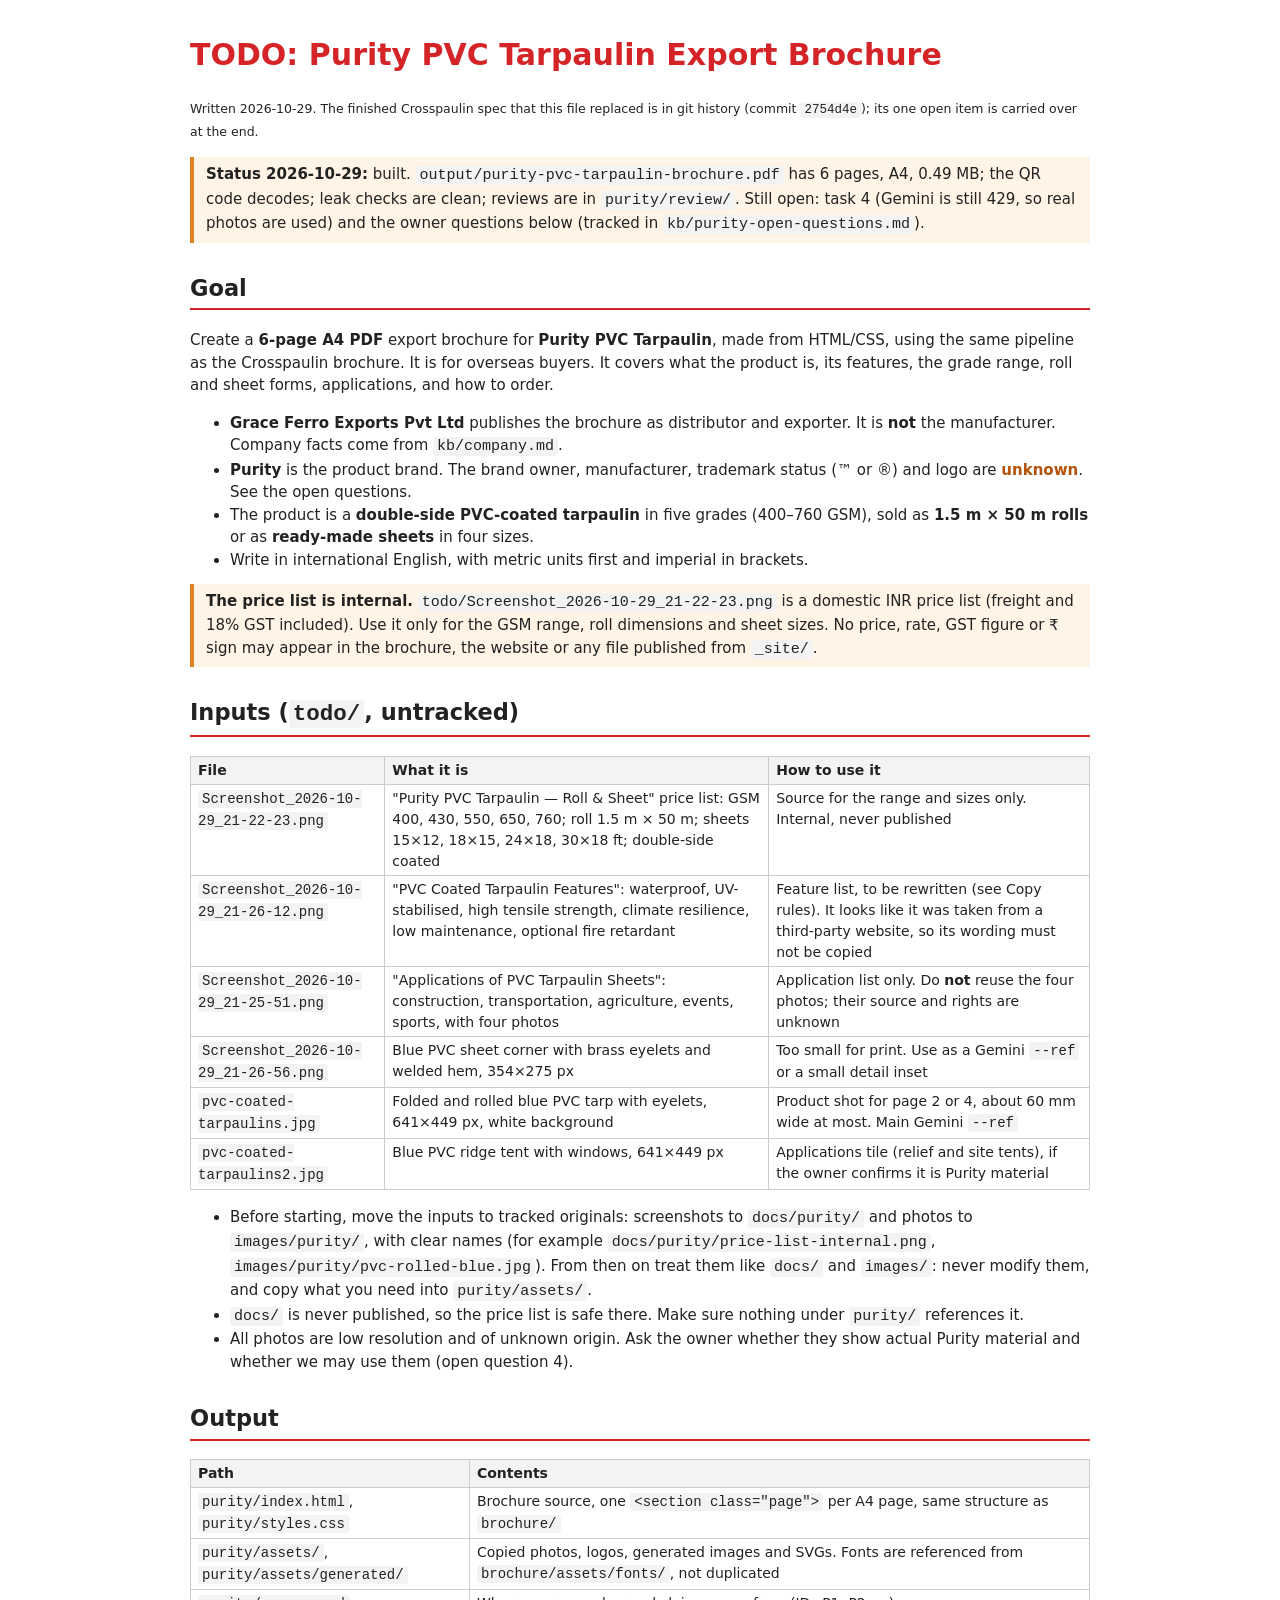
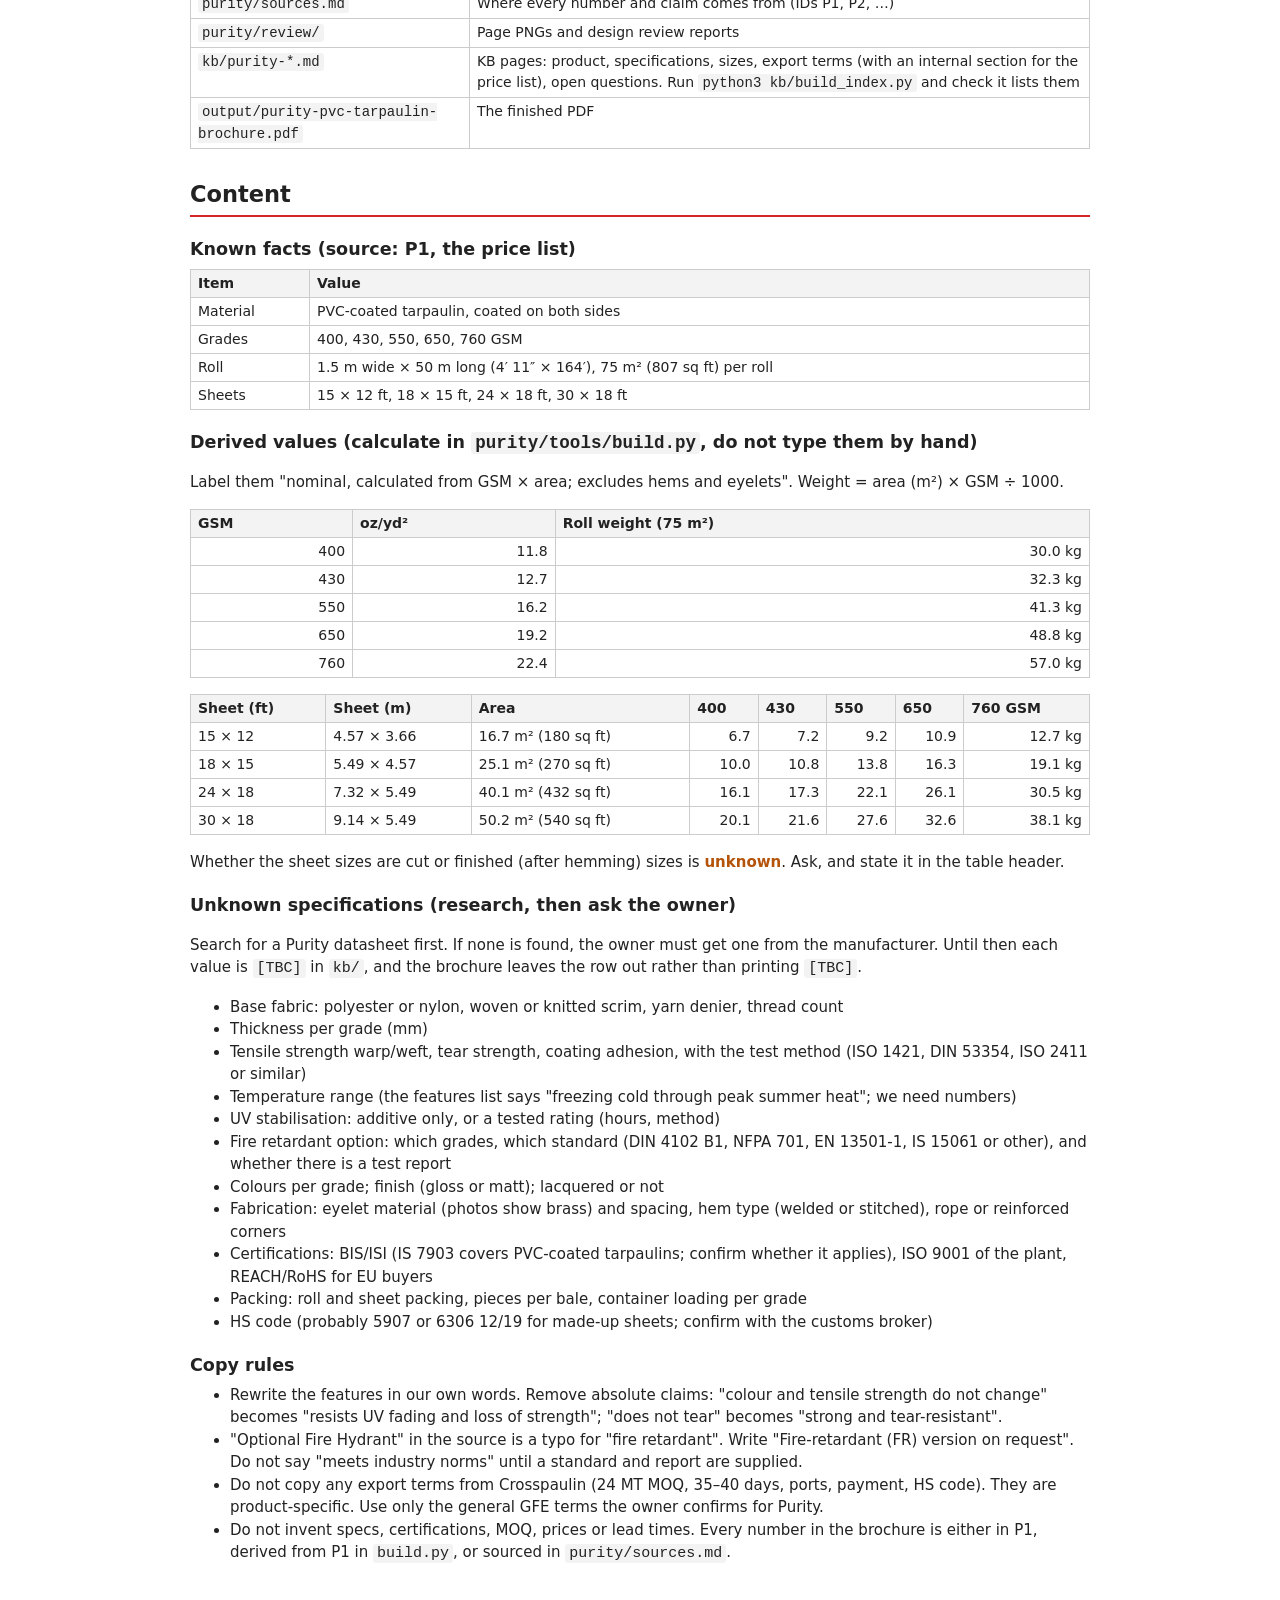
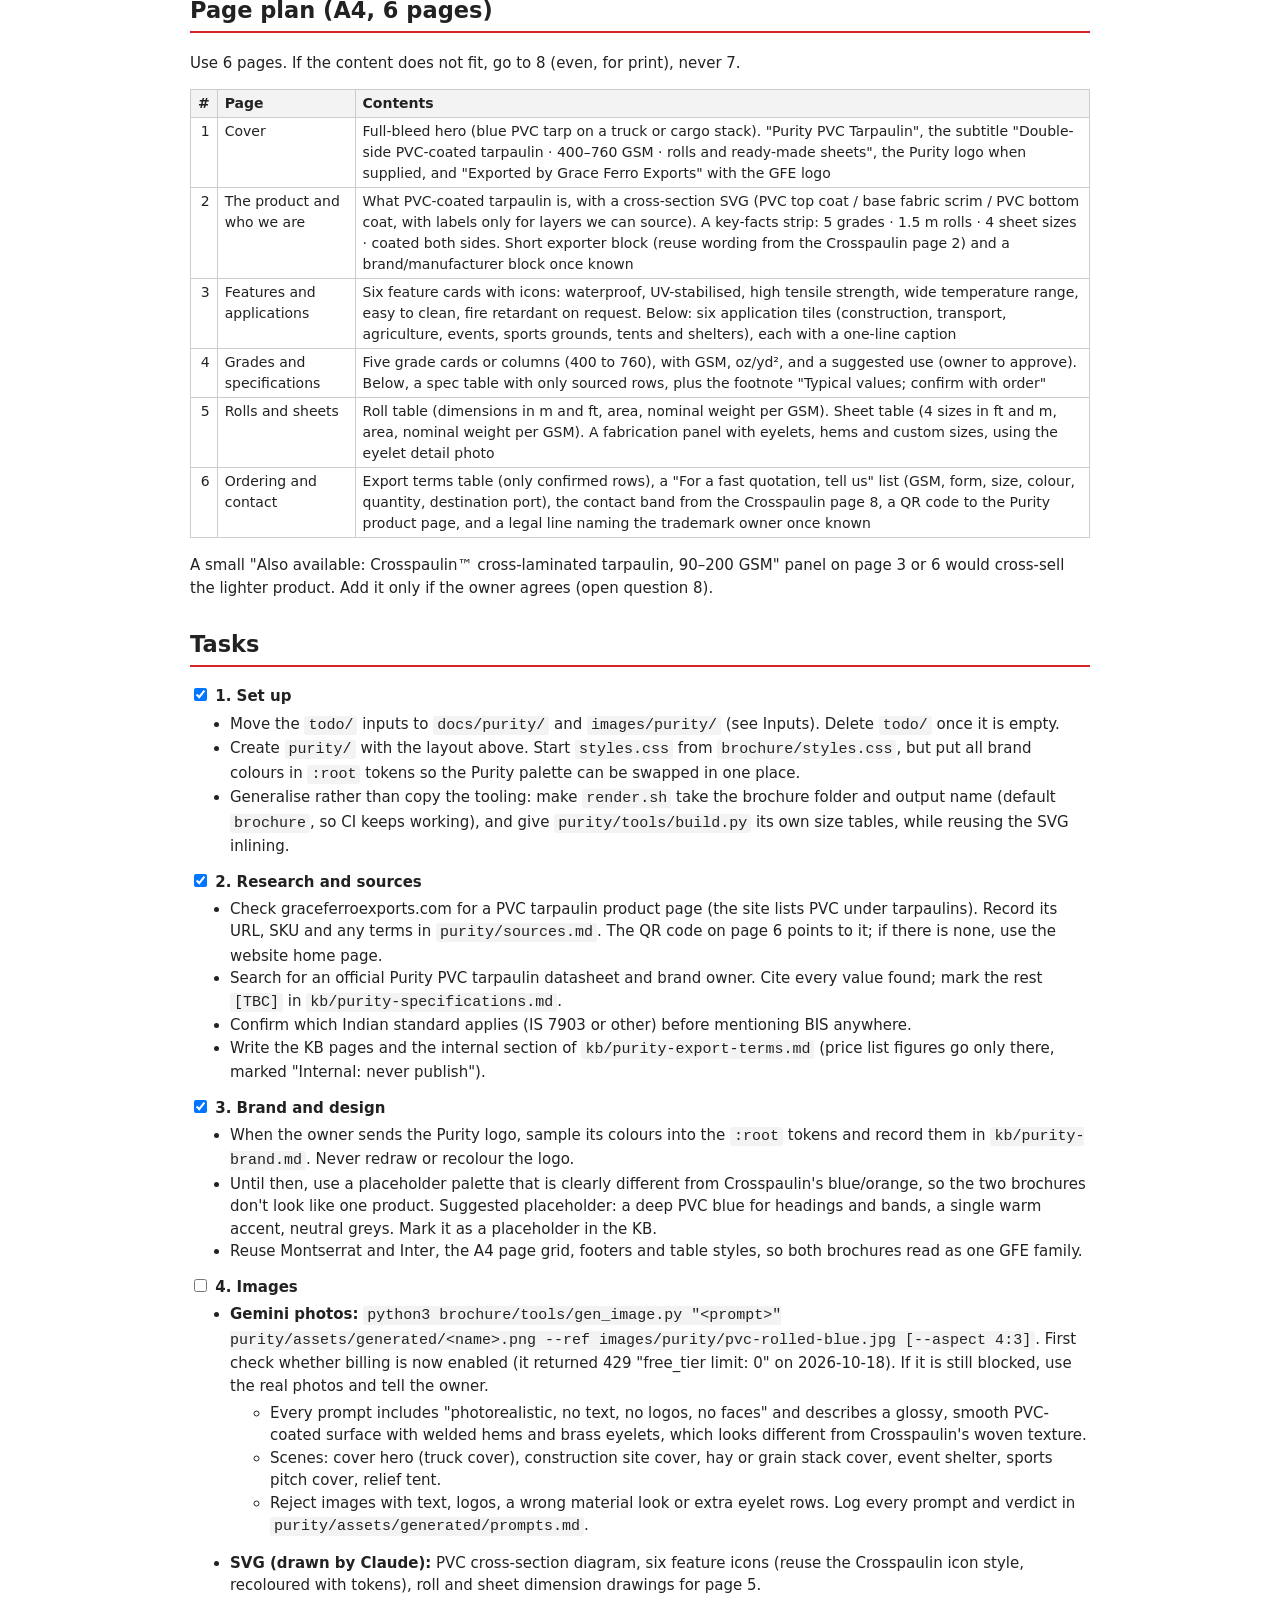
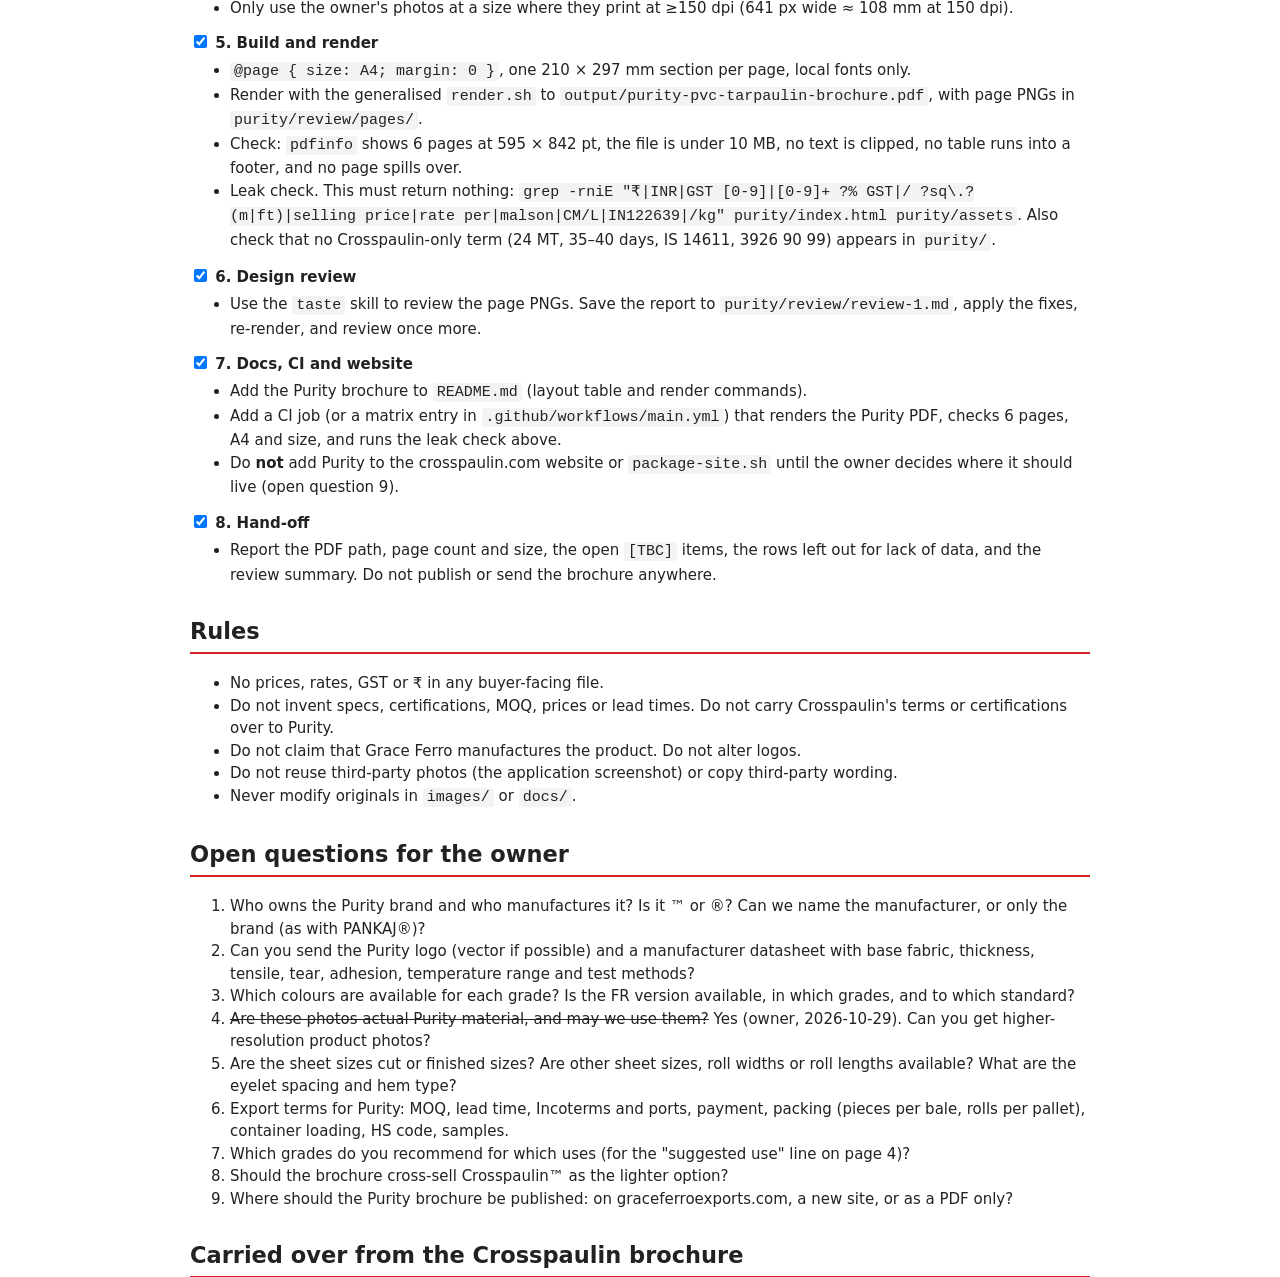
<file: TODO.html>
<!doctype html>
<html lang="en">
<head>
  <meta charset="utf-8">
  <title>TODO – Purity PVC Tarpaulin Brochure</title>
  <style>
    body { font: 15px/1.5 system-ui, sans-serif; max-width: 900px; margin: 2rem auto; padding: 0 16px; color: #222; }
    h1 { color: #D42427; } h2 { border-bottom: 2px solid #D42427; padding-bottom: 3px; margin-top: 1.8rem; }
    h3 { margin: 1.2rem 0 .3rem; }
    code { background: #f3f3f3; padding: 1px 4px; border-radius: 3px; }
    .task label { font-weight: 600; } ul, ol { margin: .3rem 0 .8rem; }
    table { border-collapse: collapse; margin: .4rem 0 1rem; font-size: 14px; width: 100%; }
    th, td { border: 1px solid #ccc; padding: 3px 7px; text-align: left; vertical-align: top; }
    th { background: #f3f3f3; } td.n { text-align: right; font-variant-numeric: tabular-nums; }
    .warn { background: #fff4e5; border-left: 4px solid #DE8225; padding: 6px 12px; margin: .8rem 0; }
    .tbc { color: #B45309; font-weight: 600; }
  </style>
</head>
<body>

<h1>TODO: Purity PVC Tarpaulin Export Brochure</h1>
<p><small>Written 2026-10-29. The finished Crosspaulin spec that this file replaced is in git history (commit <code>2754d4e</code>); its one open item is carried over at the end.</small></p>

<div class="warn"><b>Status 2026-10-29:</b> built. <code>output/purity-pvc-tarpaulin-brochure.pdf</code> has 6 pages, A4, 0.49 MB; the QR code decodes; leak checks are clean; reviews are in <code>purity/review/</code>. Still open: task 4 (Gemini is still 429, so real photos are used) and the owner questions below (tracked in <code>kb/purity-open-questions.md</code>).</div>

<h2>Goal</h2>
<p>Create a <b>6-page A4 PDF</b> export brochure for <b>Purity PVC Tarpaulin</b>, made from HTML/CSS, using the same pipeline as the Crosspaulin brochure. It is for overseas buyers. It covers what the product is, its features, the grade range, roll and sheet forms, applications, and how to order.</p>
<ul>
  <li><b>Grace Ferro Exports Pvt Ltd</b> publishes the brochure as distributor and exporter. It is <b>not</b> the manufacturer. Company facts come from <code>kb/company.md</code>.</li>
  <li><b>Purity</b> is the product brand. The brand owner, manufacturer, trademark status (™ or ®) and logo are <span class="tbc">unknown</span>. See the open questions.</li>
  <li>The product is a <b>double-side PVC-coated tarpaulin</b> in five grades (400–760 GSM), sold as <b>1.5 m × 50 m rolls</b> or as <b>ready-made sheets</b> in four sizes.</li>
  <li>Write in international English, with metric units first and imperial in brackets.</li>
</ul>

<div class="warn"><b>The price list is internal.</b> <code>todo/Screenshot_2026-10-29_21-22-23.png</code> is a domestic INR price list (freight and 18% GST included). Use it only for the GSM range, roll dimensions and sheet sizes. No price, rate, GST figure or ₹ sign may appear in the brochure, the website or any file published from <code>_site/</code>.</div>

<h2>Inputs (<code>todo/</code>, untracked)</h2>
<table>
  <tr><th>File</th><th>What it is</th><th>How to use it</th></tr>
  <tr><td><code>Screenshot_2026-10-29_21-22-23.png</code></td><td>"Purity PVC Tarpaulin — Roll &amp; Sheet" price list: GSM 400, 430, 550, 650, 760; roll 1.5 m × 50 m; sheets 15×12, 18×15, 24×18, 30×18 ft; double-side coated</td><td>Source for the range and sizes only. Internal, never published</td></tr>
  <tr><td><code>Screenshot_2026-10-29_21-26-12.png</code></td><td>"PVC Coated Tarpaulin Features": waterproof, UV-stabilised, high tensile strength, climate resilience, low maintenance, optional fire retardant</td><td>Feature list, to be rewritten (see Copy rules). It looks like it was taken from a third-party website, so its wording must not be copied</td></tr>
  <tr><td><code>Screenshot_2026-10-29_21-25-51.png</code></td><td>"Applications of PVC Tarpaulin Sheets": construction, transportation, agriculture, events, sports, with four photos</td><td>Application list only. Do <b>not</b> reuse the four photos; their source and rights are unknown</td></tr>
  <tr><td><code>Screenshot_2026-10-29_21-26-56.png</code></td><td>Blue PVC sheet corner with brass eyelets and welded hem, 354×275 px</td><td>Too small for print. Use as a Gemini <code>--ref</code> or a small detail inset</td></tr>
  <tr><td><code>pvc-coated-tarpaulins.jpg</code></td><td>Folded and rolled blue PVC tarp with eyelets, 641×449 px, white background</td><td>Product shot for page 2 or 4, about 60 mm wide at most. Main Gemini <code>--ref</code></td></tr>
  <tr><td><code>pvc-coated-tarpaulins2.jpg</code></td><td>Blue PVC ridge tent with windows, 641×449 px</td><td>Applications tile (relief and site tents), if the owner confirms it is Purity material</td></tr>
</table>
<ul>
  <li>Before starting, move the inputs to tracked originals: screenshots to <code>docs/purity/</code> and photos to <code>images/purity/</code>, with clear names (for example <code>docs/purity/price-list-internal.png</code>, <code>images/purity/pvc-rolled-blue.jpg</code>). From then on treat them like <code>docs/</code> and <code>images/</code>: never modify them, and copy what you need into <code>purity/assets/</code>.</li>
  <li><code>docs/</code> is never published, so the price list is safe there. Make sure nothing under <code>purity/</code> references it.</li>
  <li>All photos are low resolution and of unknown origin. Ask the owner whether they show actual Purity material and whether we may use them (open question 4).</li>
</ul>

<h2>Output</h2>
<table>
  <tr><th>Path</th><th>Contents</th></tr>
  <tr><td><code>purity/index.html</code>, <code>purity/styles.css</code></td><td>Brochure source, one <code>&lt;section class="page"&gt;</code> per A4 page, same structure as <code>brochure/</code></td></tr>
  <tr><td><code>purity/assets/</code>, <code>purity/assets/generated/</code></td><td>Copied photos, logos, generated images and SVGs. Fonts are referenced from <code>brochure/assets/fonts/</code>, not duplicated</td></tr>
  <tr><td><code>purity/sources.md</code></td><td>Where every number and claim comes from (IDs P1, P2, …)</td></tr>
  <tr><td><code>purity/review/</code></td><td>Page PNGs and design review reports</td></tr>
  <tr><td><code>kb/purity-*.md</code></td><td>KB pages: product, specifications, sizes, export terms (with an internal section for the price list), open questions. Run <code>python3 kb/build_index.py</code> and check it lists them</td></tr>
  <tr><td><code>output/purity-pvc-tarpaulin-brochure.pdf</code></td><td>The finished PDF</td></tr>
</table>

<h2>Content</h2>

<h3>Known facts (source: P1, the price list)</h3>
<table>
  <tr><th>Item</th><th>Value</th></tr>
  <tr><td>Material</td><td>PVC-coated tarpaulin, coated on both sides</td></tr>
  <tr><td>Grades</td><td>400, 430, 550, 650, 760 GSM</td></tr>
  <tr><td>Roll</td><td>1.5 m wide × 50 m long (4′ 11″ × 164′), 75 m² (807 sq ft) per roll</td></tr>
  <tr><td>Sheets</td><td>15 × 12 ft, 18 × 15 ft, 24 × 18 ft, 30 × 18 ft</td></tr>
</table>

<h3>Derived values (calculate in <code>purity/tools/build.py</code>, do not type them by hand)</h3>
<p>Label them "nominal, calculated from GSM × area; excludes hems and eyelets". Weight = area (m²) × GSM ÷ 1000.</p>
<table>
  <tr><th>GSM</th><th>oz/yd²</th><th>Roll weight (75 m²)</th></tr>
  <tr><td class="n">400</td><td class="n">11.8</td><td class="n">30.0 kg</td></tr>
  <tr><td class="n">430</td><td class="n">12.7</td><td class="n">32.3 kg</td></tr>
  <tr><td class="n">550</td><td class="n">16.2</td><td class="n">41.3 kg</td></tr>
  <tr><td class="n">650</td><td class="n">19.2</td><td class="n">48.8 kg</td></tr>
  <tr><td class="n">760</td><td class="n">22.4</td><td class="n">57.0 kg</td></tr>
</table>
<table>
  <tr><th>Sheet (ft)</th><th>Sheet (m)</th><th>Area</th><th>400</th><th>430</th><th>550</th><th>650</th><th>760 GSM</th></tr>
  <tr><td>15 × 12</td><td>4.57 × 3.66</td><td>16.7 m² (180 sq ft)</td><td class="n">6.7</td><td class="n">7.2</td><td class="n">9.2</td><td class="n">10.9</td><td class="n">12.7 kg</td></tr>
  <tr><td>18 × 15</td><td>5.49 × 4.57</td><td>25.1 m² (270 sq ft)</td><td class="n">10.0</td><td class="n">10.8</td><td class="n">13.8</td><td class="n">16.3</td><td class="n">19.1 kg</td></tr>
  <tr><td>24 × 18</td><td>7.32 × 5.49</td><td>40.1 m² (432 sq ft)</td><td class="n">16.1</td><td class="n">17.3</td><td class="n">22.1</td><td class="n">26.1</td><td class="n">30.5 kg</td></tr>
  <tr><td>30 × 18</td><td>9.14 × 5.49</td><td>50.2 m² (540 sq ft)</td><td class="n">20.1</td><td class="n">21.6</td><td class="n">27.6</td><td class="n">32.6</td><td class="n">38.1 kg</td></tr>
</table>
<p>Whether the sheet sizes are cut or finished (after hemming) sizes is <span class="tbc">unknown</span>. Ask, and state it in the table header.</p>

<h3>Unknown specifications (research, then ask the owner)</h3>
<p>Search for a Purity datasheet first. If none is found, the owner must get one from the manufacturer. Until then each value is <code>[TBC]</code> in <code>kb/</code>, and the brochure leaves the row out rather than printing <code>[TBC]</code>.</p>
<ul>
  <li>Base fabric: polyester or nylon, woven or knitted scrim, yarn denier, thread count</li>
  <li>Thickness per grade (mm)</li>
  <li>Tensile strength warp/weft, tear strength, coating adhesion, with the test method (ISO 1421, DIN 53354, ISO 2411 or similar)</li>
  <li>Temperature range (the features list says "freezing cold through peak summer heat"; we need numbers)</li>
  <li>UV stabilisation: additive only, or a tested rating (hours, method)</li>
  <li>Fire retardant option: which grades, which standard (DIN 4102 B1, NFPA 701, EN 13501-1, IS 15061 or other), and whether there is a test report</li>
  <li>Colours per grade; finish (gloss or matt); lacquered or not</li>
  <li>Fabrication: eyelet material (photos show brass) and spacing, hem type (welded or stitched), rope or reinforced corners</li>
  <li>Certifications: BIS/ISI (IS 7903 covers PVC-coated tarpaulins; confirm whether it applies), ISO 9001 of the plant, REACH/RoHS for EU buyers</li>
  <li>Packing: roll and sheet packing, pieces per bale, container loading per grade</li>
  <li>HS code (probably 5907 or 6306 12/19 for made-up sheets; confirm with the customs broker)</li>
</ul>

<h3>Copy rules</h3>
<ul>
  <li>Rewrite the features in our own words. Remove absolute claims: "colour and tensile strength do not change" becomes "resists UV fading and loss of strength"; "does not tear" becomes "strong and tear-resistant".</li>
  <li>"Optional Fire Hydrant" in the source is a typo for "fire retardant". Write "Fire-retardant (FR) version on request". Do not say "meets industry norms" until a standard and report are supplied.</li>
  <li>Do not copy any export terms from Crosspaulin (24 MT MOQ, 35–40 days, ports, payment, HS code). They are product-specific. Use only the general GFE terms the owner confirms for Purity.</li>
  <li>Do not invent specs, certifications, MOQ, prices or lead times. Every number in the brochure is either in P1, derived from P1 in <code>build.py</code>, or sourced in <code>purity/sources.md</code>.</li>
</ul>

<h2>Page plan (A4, 6 pages)</h2>
<p>Use 6 pages. If the content does not fit, go to 8 (even, for print), never 7.</p>
<table>
  <tr><th>#</th><th>Page</th><th>Contents</th></tr>
  <tr><td class="n">1</td><td>Cover</td><td>Full-bleed hero (blue PVC tarp on a truck or cargo stack). "Purity PVC Tarpaulin", the subtitle "Double-side PVC-coated tarpaulin · 400–760 GSM · rolls and ready-made sheets", the Purity logo when supplied, and "Exported by Grace Ferro Exports" with the GFE logo</td></tr>
  <tr><td class="n">2</td><td>The product and who we are</td><td>What PVC-coated tarpaulin is, with a cross-section SVG (PVC top coat / base fabric scrim / PVC bottom coat, with labels only for layers we can source). A key-facts strip: 5 grades · 1.5 m rolls · 4 sheet sizes · coated both sides. Short exporter block (reuse wording from the Crosspaulin page 2) and a brand/manufacturer block once known</td></tr>
  <tr><td class="n">3</td><td>Features and applications</td><td>Six feature cards with icons: waterproof, UV-stabilised, high tensile strength, wide temperature range, easy to clean, fire retardant on request. Below: six application tiles (construction, transport, agriculture, events, sports grounds, tents and shelters), each with a one-line caption</td></tr>
  <tr><td class="n">4</td><td>Grades and specifications</td><td>Five grade cards or columns (400 to 760), with GSM, oz/yd², and a suggested use (owner to approve). Below, a spec table with only sourced rows, plus the footnote "Typical values; confirm with order"</td></tr>
  <tr><td class="n">5</td><td>Rolls and sheets</td><td>Roll table (dimensions in m and ft, area, nominal weight per GSM). Sheet table (4 sizes in ft and m, area, nominal weight per GSM). A fabrication panel with eyelets, hems and custom sizes, using the eyelet detail photo</td></tr>
  <tr><td class="n">6</td><td>Ordering and contact</td><td>Export terms table (only confirmed rows), a "For a fast quotation, tell us" list (GSM, form, size, colour, quantity, destination port), the contact band from the Crosspaulin page 8, a QR code to the Purity product page, and a legal line naming the trademark owner once known</td></tr>
</table>
<p>A small "Also available: Crosspaulin™ cross-laminated tarpaulin, 90–200 GSM" panel on page 3 or 6 would cross-sell the lighter product. Add it only if the owner agrees (open question 8).</p>

<h2>Tasks</h2>

<div class="task"><input type="checkbox" id="t1" checked><label for="t1"> 1. Set up</label>
<ul>
  <li>Move the <code>todo/</code> inputs to <code>docs/purity/</code> and <code>images/purity/</code> (see Inputs). Delete <code>todo/</code> once it is empty.</li>
  <li>Create <code>purity/</code> with the layout above. Start <code>styles.css</code> from <code>brochure/styles.css</code>, but put all brand colours in <code>:root</code> tokens so the Purity palette can be swapped in one place.</li>
  <li>Generalise rather than copy the tooling: make <code>render.sh</code> take the brochure folder and output name (default <code>brochure</code>, so CI keeps working), and give <code>purity/tools/build.py</code> its own size tables, while reusing the SVG inlining.</li>
</ul></div>

<div class="task"><input type="checkbox" id="t2" checked><label for="t2"> 2. Research and sources</label>
<ul>
  <li>Check graceferroexports.com for a PVC tarpaulin product page (the site lists PVC under tarpaulins). Record its URL, SKU and any terms in <code>purity/sources.md</code>. The QR code on page 6 points to it; if there is none, use the website home page.</li>
  <li>Search for an official Purity PVC tarpaulin datasheet and brand owner. Cite every value found; mark the rest <code>[TBC]</code> in <code>kb/purity-specifications.md</code>.</li>
  <li>Confirm which Indian standard applies (IS 7903 or other) before mentioning BIS anywhere.</li>
  <li>Write the KB pages and the internal section of <code>kb/purity-export-terms.md</code> (price list figures go only there, marked "Internal: never publish").</li>
</ul></div>

<div class="task"><input type="checkbox" id="t3" checked><label for="t3"> 3. Brand and design</label>
<ul>
  <li>When the owner sends the Purity logo, sample its colours into the <code>:root</code> tokens and record them in <code>kb/purity-brand.md</code>. Never redraw or recolour the logo.</li>
  <li>Until then, use a placeholder palette that is clearly different from Crosspaulin's blue/orange, so the two brochures don't look like one product. Suggested placeholder: a deep PVC blue for headings and bands, a single warm accent, neutral greys. Mark it as a placeholder in the KB.</li>
  <li>Reuse Montserrat and Inter, the A4 page grid, footers and table styles, so both brochures read as one GFE family.</li>
</ul></div>

<div class="task"><input type="checkbox" id="t4"><label for="t4"> 4. Images</label>
<ul>
  <li><b>Gemini photos:</b> <code>python3 brochure/tools/gen_image.py "&lt;prompt&gt;" purity/assets/generated/&lt;name&gt;.png --ref images/purity/pvc-rolled-blue.jpg [--aspect 4:3]</code>. First check whether billing is now enabled (it returned 429 "free_tier limit: 0" on 2026-10-18). If it is still blocked, use the real photos and tell the owner.
    <ul>
      <li>Every prompt includes "photorealistic, no text, no logos, no faces" and describes a glossy, smooth PVC-coated surface with welded hems and brass eyelets, which looks different from Crosspaulin's woven texture.</li>
      <li>Scenes: cover hero (truck cover), construction site cover, hay or grain stack cover, event shelter, sports pitch cover, relief tent.</li>
      <li>Reject images with text, logos, a wrong material look or extra eyelet rows. Log every prompt and verdict in <code>purity/assets/generated/prompts.md</code>.</li>
    </ul></li>
  <li><b>SVG (drawn by Claude):</b> PVC cross-section diagram, six feature icons (reuse the Crosspaulin icon style, recoloured with tokens), roll and sheet dimension drawings for page 5.</li>
  <li>Only use the owner's photos at a size where they print at ≥150 dpi (641 px wide ≈ 108 mm at 150 dpi).</li>
</ul></div>

<div class="task"><input type="checkbox" id="t5" checked><label for="t5"> 5. Build and render</label>
<ul>
  <li><code>@page { size: A4; margin: 0 }</code>, one 210 × 297 mm section per page, local fonts only.</li>
  <li>Render with the generalised <code>render.sh</code> to <code>output/purity-pvc-tarpaulin-brochure.pdf</code>, with page PNGs in <code>purity/review/pages/</code>.</li>
  <li>Check: <code>pdfinfo</code> shows 6 pages at 595 × 842 pt, the file is under 10 MB, no text is clipped, no table runs into a footer, and no page spills over.</li>
  <li>Leak check. This must return nothing: <code>grep -rniE "₹|INR|GST [0-9]|[0-9]+ ?% GST|/ ?sq\.?(m|ft)|selling price|rate per|malson|CM/L|IN122639|/kg" purity/index.html purity/assets</code>. Also check that no Crosspaulin-only term (24 MT, 35–40 days, IS 14611, 3926 90 99) appears in <code>purity/</code>.</li>
</ul></div>

<div class="task"><input type="checkbox" id="t6" checked><label for="t6"> 6. Design review</label>
<ul><li>Use the <code>taste</code> skill to review the page PNGs. Save the report to <code>purity/review/review-1.md</code>, apply the fixes, re-render, and review once more.</li></ul></div>

<div class="task"><input type="checkbox" id="t7" checked><label for="t7"> 7. Docs, CI and website</label>
<ul>
  <li>Add the Purity brochure to <code>README.md</code> (layout table and render commands).</li>
  <li>Add a CI job (or a matrix entry in <code>.github/workflows/main.yml</code>) that renders the Purity PDF, checks 6 pages, A4 and size, and runs the leak check above.</li>
  <li>Do <b>not</b> add Purity to the crosspaulin.com website or <code>package-site.sh</code> until the owner decides where it should live (open question 9).</li>
</ul></div>

<div class="task"><input type="checkbox" id="t8" checked><label for="t8"> 8. Hand-off</label>
<ul><li>Report the PDF path, page count and size, the open <code>[TBC]</code> items, the rows left out for lack of data, and the review summary. Do not publish or send the brochure anywhere.</li></ul></div>

<h2>Rules</h2>
<ul>
  <li>No prices, rates, GST or ₹ in any buyer-facing file.</li>
  <li>Do not invent specs, certifications, MOQ, prices or lead times. Do not carry Crosspaulin's terms or certifications over to Purity.</li>
  <li>Do not claim that Grace Ferro manufactures the product. Do not alter logos.</li>
  <li>Do not reuse third-party photos (the application screenshot) or copy third-party wording.</li>
  <li>Never modify originals in <code>images/</code> or <code>docs/</code>.</li>
</ul>

<h2>Open questions for the owner</h2>
<ol>
  <li>Who owns the Purity brand and who manufactures it? Is it ™ or ®? Can we name the manufacturer, or only the brand (as with PANKAJ®)?</li>
  <li>Can you send the Purity logo (vector if possible) and a manufacturer datasheet with base fabric, thickness, tensile, tear, adhesion, temperature range and test methods?</li>
  <li>Which colours are available for each grade? Is the FR version available, in which grades, and to which standard?</li>
  <li><s>Are these photos actual Purity material, and may we use them?</s> Yes (owner, 2026-10-29). Can you get higher-resolution product photos?</li>
  <li>Are the sheet sizes cut or finished sizes? Are other sheet sizes, roll widths or roll lengths available? What are the eyelet spacing and hem type?</li>
  <li>Export terms for Purity: MOQ, lead time, Incoterms and ports, payment, packing (pieces per bale, rolls per pallet), container loading, HS code, samples.</li>
  <li>Which grades do you recommend for which uses (for the "suggested use" line on page 4)?</li>
  <li>Should the brochure cross-sell Crosspaulin™ as the lighter option?</li>
  <li>Where should the Purity brochure be published: on graceferroexports.com, a new site, or as a PDF only?</li>
</ol>

<h2>Carried over from the Crosspaulin brochure</h2>
<ul>
  <li>Task 3 (AI images) is still open: the Gemini key's project needs billing before the queued Crosspaulin scenes can be generated. Other open items are in <code>kb/open-questions.md</code>.</li>
</ul>

</body>
</html>
</file>
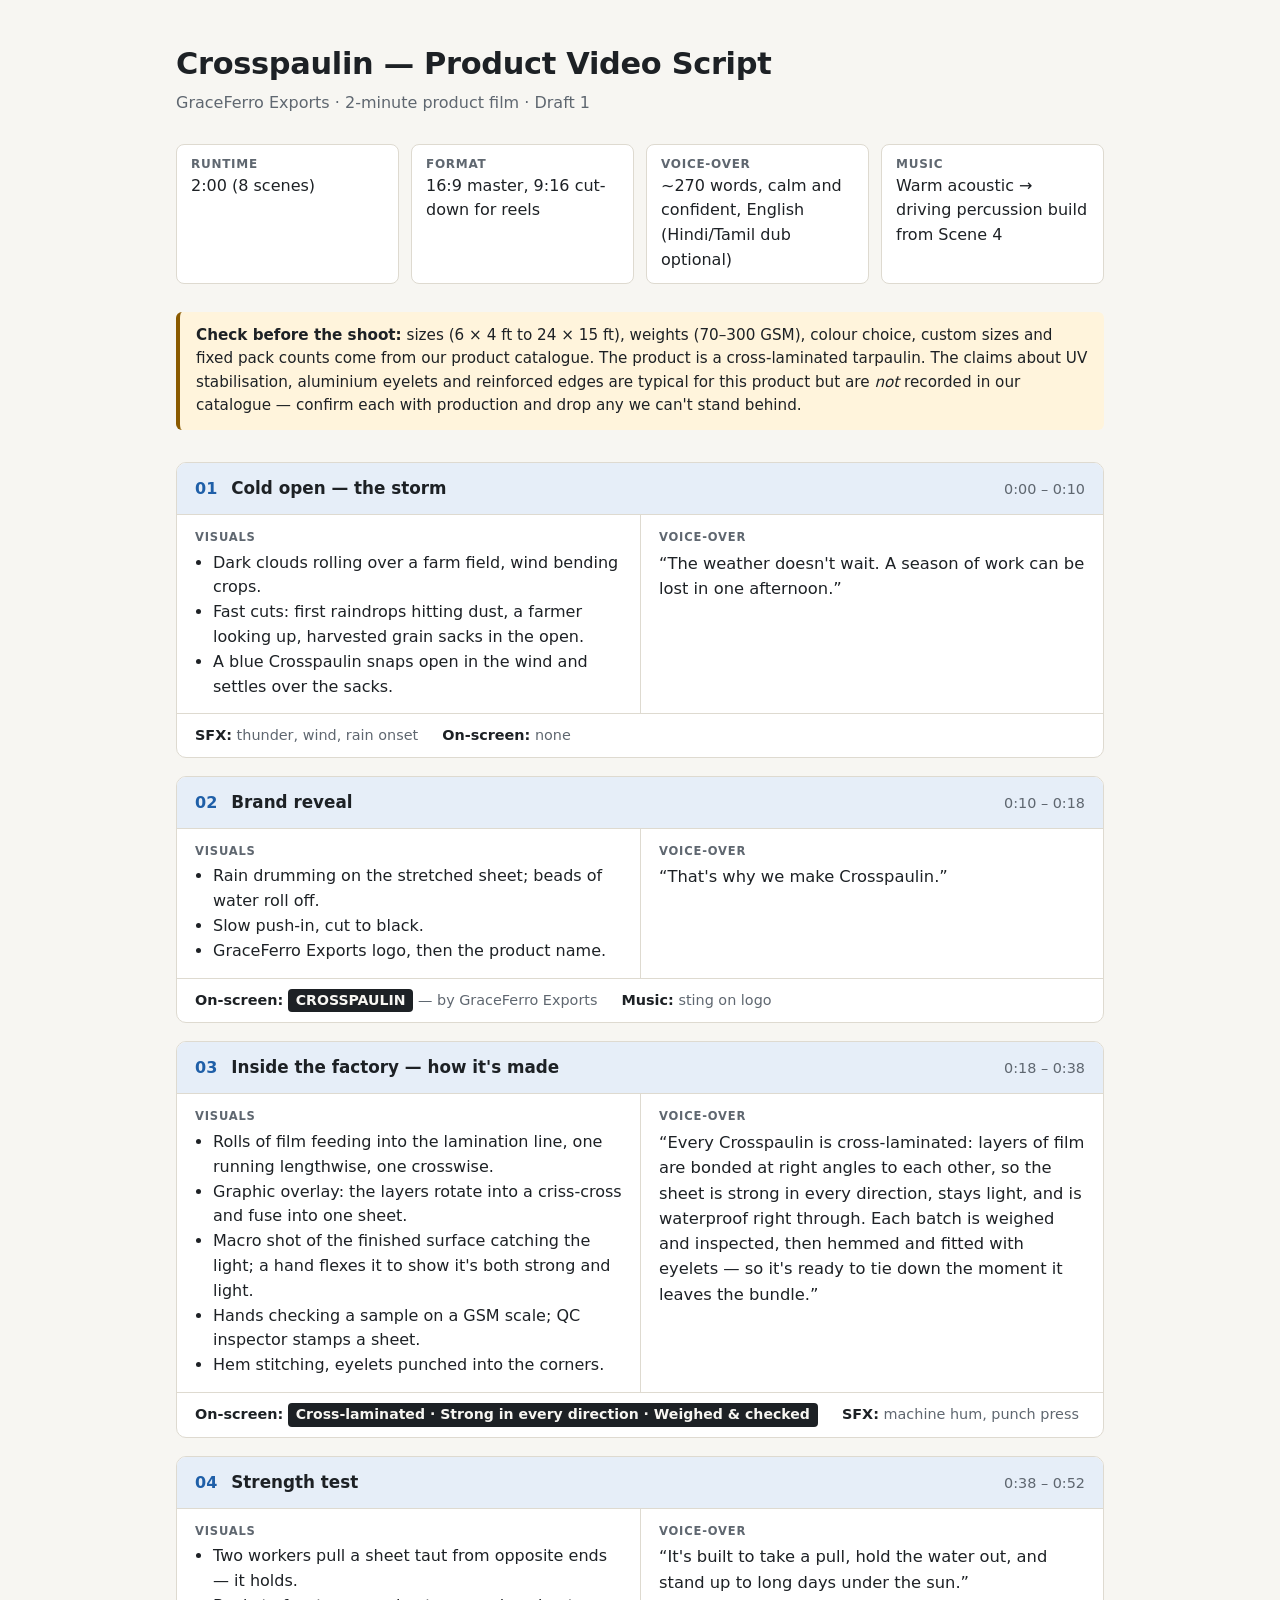
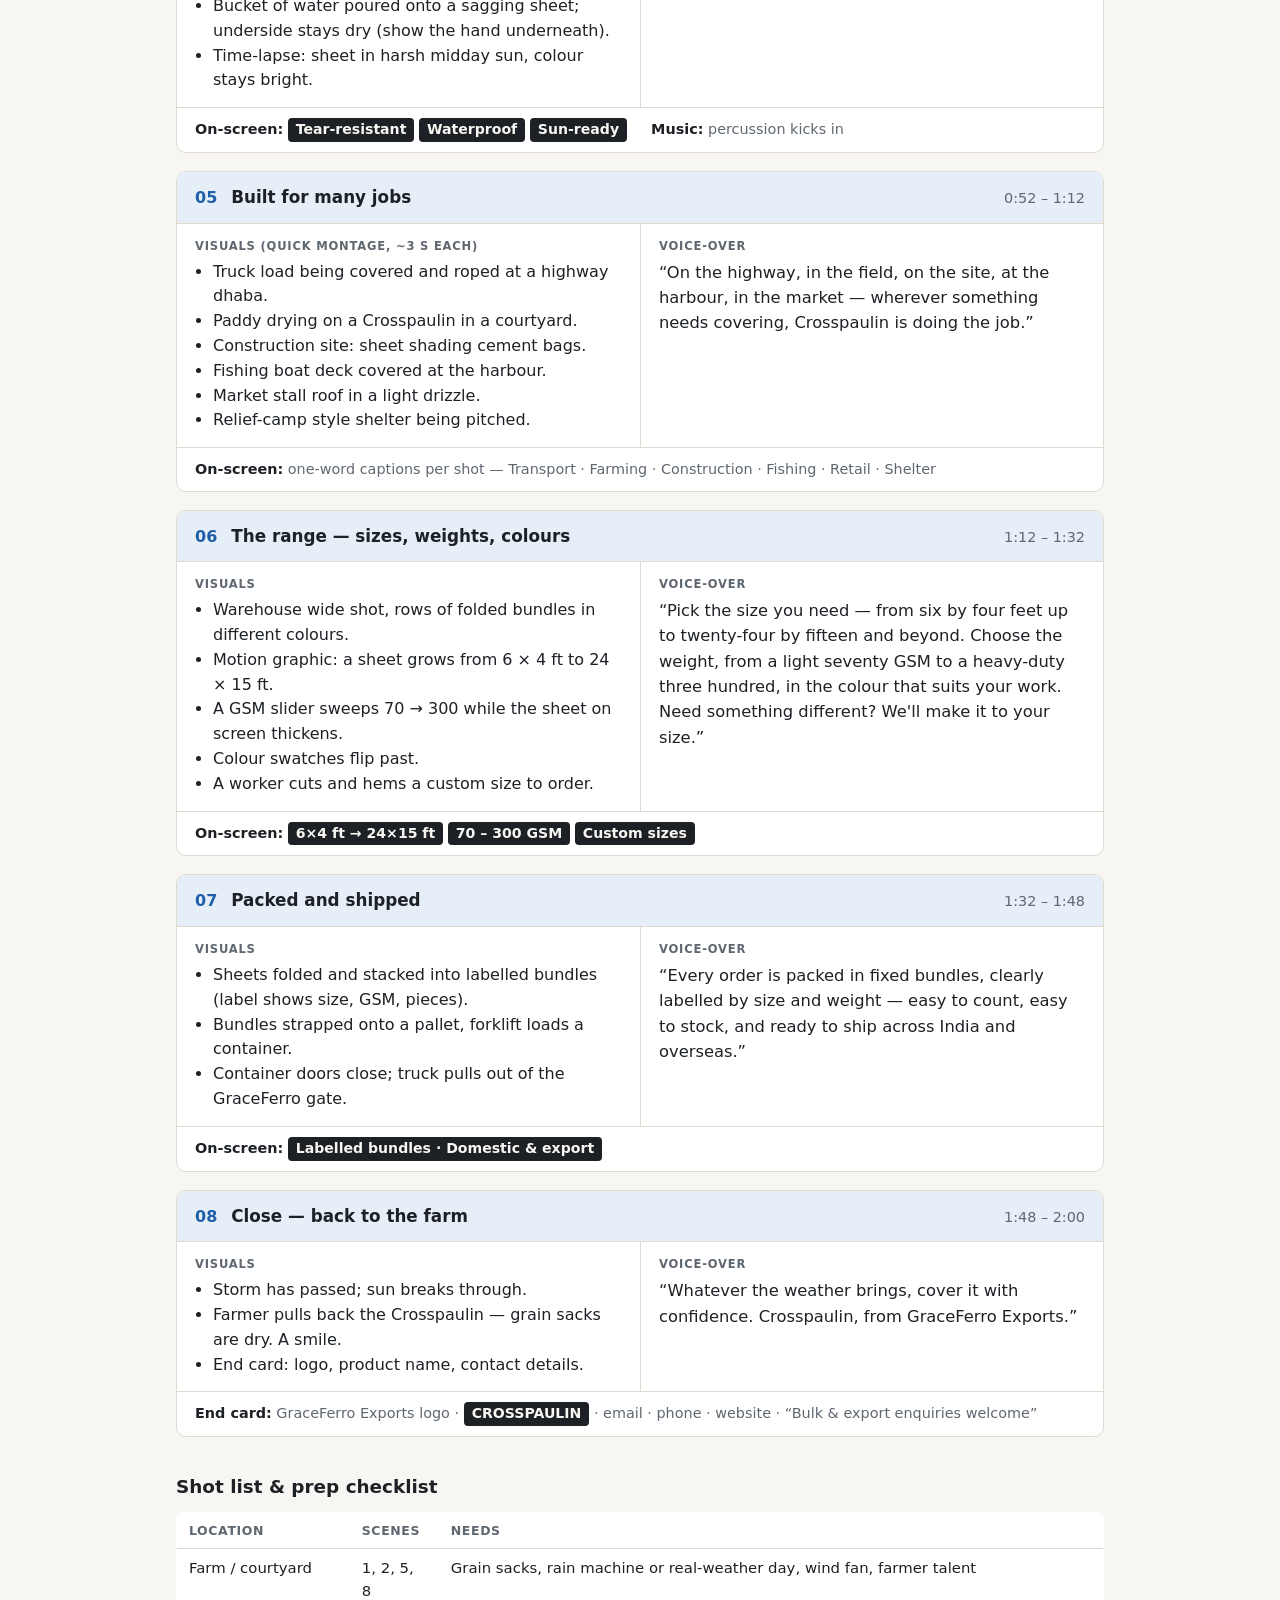
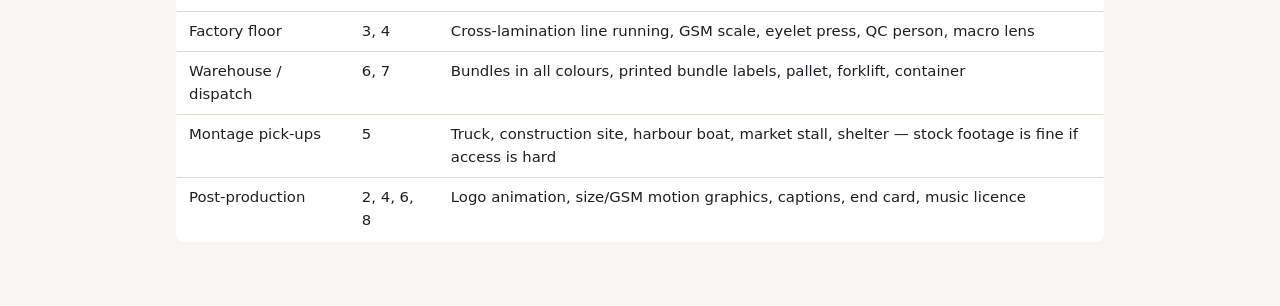
<file: videoscript.html>
<!doctype html>
<html lang="en">
<head>
<meta charset="utf-8">
<meta name="viewport" content="width=device-width, initial-scale=1">
<title>Crosspaulin Video Script</title>
<style>
  :root {
    --bg: #f7f6f2; --surface: #ffffff; --text: #1d2125; --muted: #5f6770;
    --line: #dedad0; --accent: #1f5fa8; --accent-soft: #e6eef8; --warn: #8a5a00; --warn-soft: #fff4dc;
  }
  @media (prefers-color-scheme: dark) {
    :root:not([data-theme="light"]) {
      --bg: #15181b; --surface: #1d2125; --text: #e8e6e1; --muted: #a0a7af;
      --line: #33393f; --accent: #7fb0ea; --accent-soft: #1f2d3d; --warn: #f0c36a; --warn-soft: #3a2f17;
    }
  }
  :root[data-theme="dark"] {
    --bg: #15181b; --surface: #1d2125; --text: #e8e6e1; --muted: #a0a7af;
    --line: #33393f; --accent: #7fb0ea; --accent-soft: #1f2d3d; --warn: #f0c36a; --warn-soft: #3a2f17;
  }
  * { box-sizing: border-box; }
  body { margin: 0; background: var(--bg); color: var(--text);
    font: 16px/1.55 system-ui, -apple-system, "Segoe UI", Roboto, sans-serif; }
  main { max-width: 960px; margin: 0 auto; padding: 40px 16px 64px; }
  h1 { font-size: 1.9rem; margin: 0 0 4px; letter-spacing: -0.01em; }
  .sub { color: var(--muted); margin: 0 0 28px; }
  .meta { display: grid; grid-template-columns: repeat(auto-fit, minmax(180px, 1fr)); gap: 12px; margin-bottom: 28px; }
  .meta div { background: var(--surface); border: 1px solid var(--line); border-radius: 8px; padding: 10px 14px; }
  .meta b { display: block; font-size: .75rem; text-transform: uppercase; letter-spacing: .06em; color: var(--muted); font-weight: 600; }
  .note { background: var(--warn-soft); color: var(--text); border-left: 4px solid var(--warn); padding: 12px 16px; border-radius: 6px; margin-bottom: 32px; font-size: .95rem; }
  .scene { background: var(--surface); border: 1px solid var(--line); border-radius: 10px; margin-bottom: 18px; overflow: hidden; }
  .scene header { display: flex; flex-wrap: wrap; align-items: baseline; gap: 6px 14px; padding: 12px 18px; border-bottom: 1px solid var(--line); background: var(--accent-soft); }
  .scene header .num { font-weight: 700; color: var(--accent); }
  .scene header h2 { font-size: 1.05rem; margin: 0; flex: 1; }
  .scene header .tc { font-variant-numeric: tabular-nums; color: var(--muted); font-size: .9rem; }
  .grid { display: grid; grid-template-columns: 1fr 1fr; }
  .grid > div { padding: 14px 18px; }
  .grid > div + div { border-left: 1px solid var(--line); }
  .label { font-size: .72rem; text-transform: uppercase; letter-spacing: .07em; color: var(--muted); font-weight: 600; margin-bottom: 4px; }
  .vo { font-size: 1.02rem; }
  .vo p { margin: 0; }
  ul { margin: 0; padding-left: 18px; }
  .extra { border-top: 1px solid var(--line); padding: 10px 18px; font-size: .9rem; color: var(--muted); display: flex; flex-wrap: wrap; gap: 4px 24px; }
  .extra b { color: var(--text); font-weight: 600; }
  .ost { display: inline-block; background: var(--text); color: var(--bg); padding: 1px 8px; border-radius: 4px; font-size: .88rem; font-weight: 600; }
  h3 { margin: 36px 0 10px; font-size: 1.15rem; }
  table { width: 100%; border-collapse: collapse; background: var(--surface); border: 1px solid var(--line); border-radius: 8px; overflow: hidden; font-size: .93rem; }
  th, td { text-align: left; padding: 8px 12px; border-bottom: 1px solid var(--line); vertical-align: top; }
  th { color: var(--muted); font-weight: 600; font-size: .78rem; text-transform: uppercase; letter-spacing: .05em; }
  @media (max-width: 640px) {
    .grid { grid-template-columns: 1fr; }
    .grid > div + div { border-left: 0; border-top: 1px solid var(--line); }
  }
  @media print { body { background: #fff; } .scene { break-inside: avoid; } }
</style>
</head>
<body>
<main>
  <h1>Crosspaulin — Product Video Script</h1>
  <p class="sub">GraceFerro Exports · 2-minute product film · Draft 1</p>

  <div class="meta">
    <div><b>Runtime</b>2:00 (8 scenes)</div>
    <div><b>Format</b>16:9 master, 9:16 cut-down for reels</div>
    <div><b>Voice-over</b>~270 words, calm and confident, English (Hindi/Tamil dub optional)</div>
    <div><b>Music</b>Warm acoustic → driving percussion build from Scene 4</div>
  </div>

  <div class="note">
    <b>Check before the shoot:</b> sizes (6 × 4 ft to 24 × 15 ft), weights (70–300 GSM), colour choice, custom sizes and fixed pack counts come from our product catalogue. The product is a cross-laminated tarpaulin. The claims about UV stabilisation, aluminium eyelets and reinforced edges are typical for this product but are <i>not</i> recorded in our catalogue — confirm each with production and drop any we can't stand behind.
  </div>

  <!-- Scene 1 -->
  <section class="scene">
    <header><span class="num">01</span><h2>Cold open — the storm</h2><span class="tc">0:00 – 0:10</span></header>
    <div class="grid">
      <div>
        <div class="label">Visuals</div>
        <ul>
          <li>Dark clouds rolling over a farm field, wind bending crops.</li>
          <li>Fast cuts: first raindrops hitting dust, a farmer looking up, harvested grain sacks in the open.</li>
          <li>A blue Crosspaulin snaps open in the wind and settles over the sacks.</li>
        </ul>
      </div>
      <div class="vo">
        <div class="label">Voice-over</div>
        <p>“The weather doesn't wait. A season of work can be lost in one afternoon.”</p>
      </div>
    </div>
    <div class="extra"><span><b>SFX:</b> thunder, wind, rain onset</span><span><b>On-screen:</b> none</span></div>
  </section>

  <!-- Scene 2 -->
  <section class="scene">
    <header><span class="num">02</span><h2>Brand reveal</h2><span class="tc">0:10 – 0:18</span></header>
    <div class="grid">
      <div>
        <div class="label">Visuals</div>
        <ul>
          <li>Rain drumming on the stretched sheet; beads of water roll off.</li>
          <li>Slow push-in, cut to black.</li>
          <li>GraceFerro Exports logo, then the product name.</li>
        </ul>
      </div>
      <div class="vo">
        <div class="label">Voice-over</div>
        <p>“That's why we make Crosspaulin.”</p>
      </div>
    </div>
    <div class="extra"><span><b>On-screen:</b> <span class="ost">CROSSPAULIN</span> — by GraceFerro Exports</span><span><b>Music:</b> sting on logo</span></div>
  </section>

  <!-- Scene 3 -->
  <section class="scene">
    <header><span class="num">03</span><h2>Inside the factory — how it's made</h2><span class="tc">0:18 – 0:38</span></header>
    <div class="grid">
      <div>
        <div class="label">Visuals</div>
        <ul>
          <li>Rolls of film feeding into the lamination line, one running lengthwise, one crosswise.</li>
          <li>Graphic overlay: the layers rotate into a criss-cross and fuse into one sheet.</li>
          <li>Macro shot of the finished surface catching the light; a hand flexes it to show it's both strong and light.</li>
          <li>Hands checking a sample on a GSM scale; QC inspector stamps a sheet.</li>
          <li>Hem stitching, eyelets punched into the corners.</li>
        </ul>
      </div>
      <div class="vo">
        <div class="label">Voice-over</div>
        <p>“Every Crosspaulin is cross-laminated: layers of film are bonded at right angles to each other, so the sheet is strong in every direction, stays light, and is waterproof right through. Each batch is weighed and inspected, then hemmed and fitted with eyelets — so it's ready to tie down the moment it leaves the bundle.”</p>
      </div>
    </div>
    <div class="extra"><span><b>On-screen:</b> <span class="ost">Cross-laminated · Strong in every direction · Weighed &amp; checked</span></span><span><b>SFX:</b> machine hum, punch press</span></div>
  </section>

  <!-- Scene 4 -->
  <section class="scene">
    <header><span class="num">04</span><h2>Strength test</h2><span class="tc">0:38 – 0:52</span></header>
    <div class="grid">
      <div>
        <div class="label">Visuals</div>
        <ul>
          <li>Two workers pull a sheet taut from opposite ends — it holds.</li>
          <li>Bucket of water poured onto a sagging sheet; underside stays dry (show the hand underneath).</li>
          <li>Time-lapse: sheet in harsh midday sun, colour stays bright.</li>
        </ul>
      </div>
      <div class="vo">
        <div class="label">Voice-over</div>
        <p>“It's built to take a pull, hold the water out, and stand up to long days under the sun.”</p>
      </div>
    </div>
    <div class="extra"><span><b>On-screen:</b> <span class="ost">Tear-resistant</span> <span class="ost">Waterproof</span> <span class="ost">Sun-ready</span></span><span><b>Music:</b> percussion kicks in</span></div>
  </section>

  <!-- Scene 5 -->
  <section class="scene">
    <header><span class="num">05</span><h2>Built for many jobs</h2><span class="tc">0:52 – 1:12</span></header>
    <div class="grid">
      <div>
        <div class="label">Visuals (quick montage, ~3 s each)</div>
        <ul>
          <li>Truck load being covered and roped at a highway dhaba.</li>
          <li>Paddy drying on a Crosspaulin in a courtyard.</li>
          <li>Construction site: sheet shading cement bags.</li>
          <li>Fishing boat deck covered at the harbour.</li>
          <li>Market stall roof in a light drizzle.</li>
          <li>Relief-camp style shelter being pitched.</li>
        </ul>
      </div>
      <div class="vo">
        <div class="label">Voice-over</div>
        <p>“On the highway, in the field, on the site, at the harbour, in the market — wherever something needs covering, Crosspaulin is doing the job.”</p>
      </div>
    </div>
    <div class="extra"><span><b>On-screen:</b> one-word captions per shot — Transport · Farming · Construction · Fishing · Retail · Shelter</span></div>
  </section>

  <!-- Scene 6 -->
  <section class="scene">
    <header><span class="num">06</span><h2>The range — sizes, weights, colours</h2><span class="tc">1:12 – 1:32</span></header>
    <div class="grid">
      <div>
        <div class="label">Visuals</div>
        <ul>
          <li>Warehouse wide shot, rows of folded bundles in different colours.</li>
          <li>Motion graphic: a sheet grows from 6 × 4 ft to 24 × 15 ft.</li>
          <li>A GSM slider sweeps 70 → 300 while the sheet on screen thickens.</li>
          <li>Colour swatches flip past.</li>
          <li>A worker cuts and hems a custom size to order.</li>
        </ul>
      </div>
      <div class="vo">
        <div class="label">Voice-over</div>
        <p>“Pick the size you need — from six by four feet up to twenty-four by fifteen and beyond. Choose the weight, from a light seventy GSM to a heavy-duty three hundred, in the colour that suits your work. Need something different? We'll make it to your size.”</p>
      </div>
    </div>
    <div class="extra"><span><b>On-screen:</b> <span class="ost">6×4 ft → 24×15 ft</span> <span class="ost">70 – 300 GSM</span> <span class="ost">Custom sizes</span></span></div>
  </section>

  <!-- Scene 7 -->
  <section class="scene">
    <header><span class="num">07</span><h2>Packed and shipped</h2><span class="tc">1:32 – 1:48</span></header>
    <div class="grid">
      <div>
        <div class="label">Visuals</div>
        <ul>
          <li>Sheets folded and stacked into labelled bundles (label shows size, GSM, pieces).</li>
          <li>Bundles strapped onto a pallet, forklift loads a container.</li>
          <li>Container doors close; truck pulls out of the GraceFerro gate.</li>
        </ul>
      </div>
      <div class="vo">
        <div class="label">Voice-over</div>
        <p>“Every order is packed in fixed bundles, clearly labelled by size and weight — easy to count, easy to stock, and ready to ship across India and overseas.”</p>
      </div>
    </div>
    <div class="extra"><span><b>On-screen:</b> <span class="ost">Labelled bundles · Domestic &amp; export</span></span></div>
  </section>

  <!-- Scene 8 -->
  <section class="scene">
    <header><span class="num">08</span><h2>Close — back to the farm</h2><span class="tc">1:48 – 2:00</span></header>
    <div class="grid">
      <div>
        <div class="label">Visuals</div>
        <ul>
          <li>Storm has passed; sun breaks through.</li>
          <li>Farmer pulls back the Crosspaulin — grain sacks are dry. A smile.</li>
          <li>End card: logo, product name, contact details.</li>
        </ul>
      </div>
      <div class="vo">
        <div class="label">Voice-over</div>
        <p>“Whatever the weather brings, cover it with confidence. Crosspaulin, from GraceFerro Exports.”</p>
      </div>
    </div>
    <div class="extra"><span><b>End card:</b> GraceFerro Exports logo · <span class="ost">CROSSPAULIN</span> · email · phone · website · “Bulk &amp; export enquiries welcome”</span></div>
  </section>

  <h3>Shot list &amp; prep checklist</h3>
  <table>
    <thead><tr><th>Location</th><th>Scenes</th><th>Needs</th></tr></thead>
    <tbody>
      <tr><td>Farm / courtyard</td><td>1, 2, 5, 8</td><td>Grain sacks, rain machine or real-weather day, wind fan, farmer talent</td></tr>
      <tr><td>Factory floor</td><td>3, 4</td><td>Cross-lamination line running, GSM scale, eyelet press, QC person, macro lens</td></tr>
      <tr><td>Warehouse / dispatch</td><td>6, 7</td><td>Bundles in all colours, printed bundle labels, pallet, forklift, container</td></tr>
      <tr><td>Montage pick-ups</td><td>5</td><td>Truck, construction site, harbour boat, market stall, shelter — stock footage is fine if access is hard</td></tr>
      <tr><td>Post-production</td><td>2, 4, 6, 8</td><td>Logo animation, size/GSM motion graphics, captions, end card, music licence</td></tr>
    </tbody>
  </table>
</main>
</body>
</html>
</file>
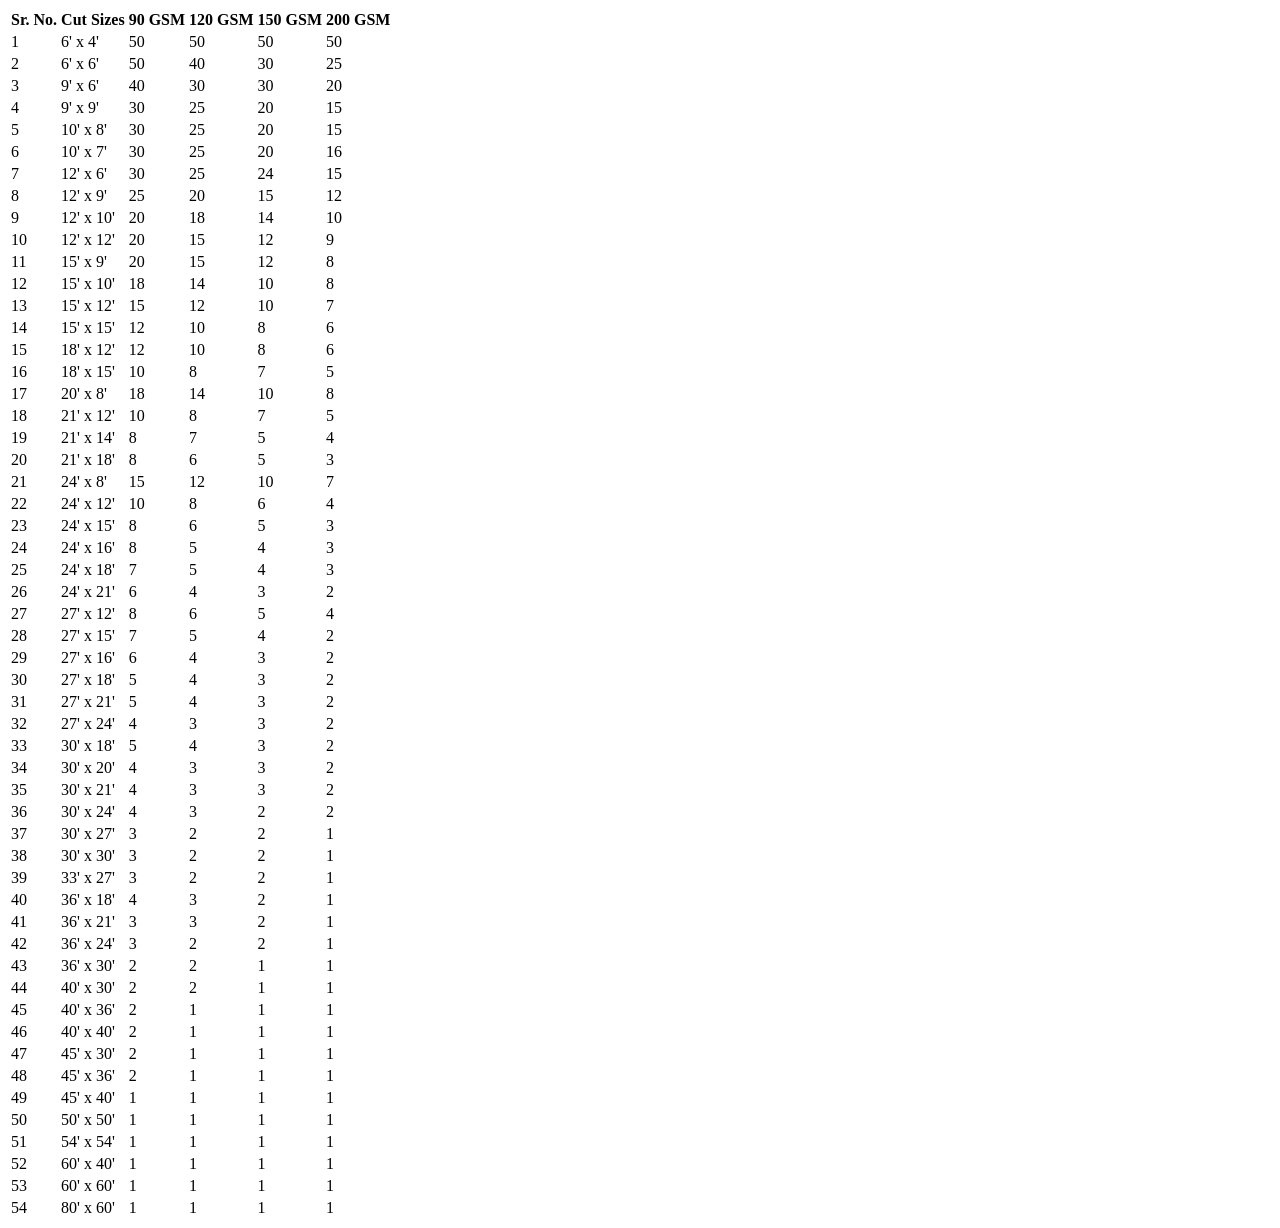
<file: docs/packinglist.html>
<html>

  <body>
    <table class="w-full text-sm">
      <thead>
        <tr class="bg-[#D42427] text-white">
          <th class="px-4 py-3 text-left font-semibold">Sr. No.</th>
          <th class="px-4 py-3 text-left font-semibold">Cut Sizes</th>
          <th class="px-4 py-3 text-center font-semibold">90 GSM</th>
          <th class="px-4 py-3 text-center font-semibold">120 GSM</th>
          <th class="px-4 py-3 text-center font-semibold">150 GSM</th>
          <th class="px-4 py-3 text-center font-semibold">200 GSM</th>
        </tr>
      </thead>
      <tbody>
        <tr class="bg-white">
          <td class="px-4 py-2.5 text-gray-700">1</td><td class="px-4 py-2.5 text-gray-800 font-medium">6' x 4'</td><td class="px-4 py-2.5 text-center text-gray-700">50</td><td class="px-4 py-2.5 text-center text-gray-700">50</td><td class="px-4 py-2.5 text-center text-gray-700">50</td><td class="px-4 py-2.5 text-center text-gray-700">50</td></tr><tr class="bg-gray-50"><td class="px-4 py-2.5 text-gray-700">2</td><td class="px-4 py-2.5 text-gray-800 font-medium">6' x 6'</td><td class="px-4 py-2.5 text-center text-gray-700">50</td><td class="px-4 py-2.5 text-center text-gray-700">40</td><td class="px-4 py-2.5 text-center text-gray-700">30</td><td class="px-4 py-2.5 text-center text-gray-700">25</td></tr><tr class="bg-white"><td class="px-4 py-2.5 text-gray-700">3</td><td class="px-4 py-2.5 text-gray-800 font-medium">9' x 6'</td><td class="px-4 py-2.5 text-center text-gray-700">40</td><td class="px-4 py-2.5 text-center text-gray-700">30</td><td class="px-4 py-2.5 text-center text-gray-700">30</td><td class="px-4 py-2.5 text-center text-gray-700">20</td></tr><tr class="bg-gray-50"><td class="px-4 py-2.5 text-gray-700">4</td><td class="px-4 py-2.5 text-gray-800 font-medium">9' x 9'</td><td class="px-4 py-2.5 text-center text-gray-700">30</td><td class="px-4 py-2.5 text-center text-gray-700">25</td><td class="px-4 py-2.5 text-center text-gray-700">20</td><td class="px-4 py-2.5 text-center text-gray-700">15</td></tr><tr class="bg-white"><td class="px-4 py-2.5 text-gray-700">5</td><td class="px-4 py-2.5 text-gray-800 font-medium">10' x 8'</td><td class="px-4 py-2.5 text-center text-gray-700">30</td><td class="px-4 py-2.5 text-center text-gray-700">25</td><td class="px-4 py-2.5 text-center text-gray-700">20</td><td class="px-4 py-2.5 text-center text-gray-700">15</td></tr><tr class="bg-gray-50"><td class="px-4 py-2.5 text-gray-700">6</td><td class="px-4 py-2.5 text-gray-800 font-medium">10' x 7'</td><td class="px-4 py-2.5 text-center text-gray-700">30</td><td class="px-4 py-2.5 text-center text-gray-700">25</td><td class="px-4 py-2.5 text-center text-gray-700">20</td><td class="px-4 py-2.5 text-center text-gray-700">16</td></tr><tr class="bg-white"><td class="px-4 py-2.5 text-gray-700">7</td><td class="px-4 py-2.5 text-gray-800 font-medium">12' x 6'</td><td class="px-4 py-2.5 text-center text-gray-700">30</td><td class="px-4 py-2.5 text-center text-gray-700">25</td><td class="px-4 py-2.5 text-center text-gray-700">24</td><td class="px-4 py-2.5 text-center text-gray-700">15</td></tr><tr class="bg-gray-50"><td class="px-4 py-2.5 text-gray-700">8</td><td class="px-4 py-2.5 text-gray-800 font-medium">12' x 9'</td><td class="px-4 py-2.5 text-center text-gray-700">25</td><td class="px-4 py-2.5 text-center text-gray-700">20</td><td class="px-4 py-2.5 text-center text-gray-700">15</td><td class="px-4 py-2.5 text-center text-gray-700">12</td></tr><tr class="bg-white"><td class="px-4 py-2.5 text-gray-700">9</td><td class="px-4 py-2.5 text-gray-800 font-medium">12' x 10'</td><td class="px-4 py-2.5 text-center text-gray-700">20</td><td class="px-4 py-2.5 text-center text-gray-700">18</td><td class="px-4 py-2.5 text-center text-gray-700">14</td><td class="px-4 py-2.5 text-center text-gray-700">10</td></tr><tr class="bg-gray-50"><td class="px-4 py-2.5 text-gray-700">10</td><td class="px-4 py-2.5 text-gray-800 font-medium">12' x 12'</td><td class="px-4 py-2.5 text-center text-gray-700">20</td><td class="px-4 py-2.5 text-center text-gray-700">15</td><td class="px-4 py-2.5 text-center text-gray-700">12</td><td class="px-4 py-2.5 text-center text-gray-700">9</td></tr><tr class="bg-white"><td class="px-4 py-2.5 text-gray-700">11</td><td class="px-4 py-2.5 text-gray-800 font-medium">15' x 9'</td><td class="px-4 py-2.5 text-center text-gray-700">20</td><td class="px-4 py-2.5 text-center text-gray-700">15</td><td class="px-4 py-2.5 text-center text-gray-700">12</td><td class="px-4 py-2.5 text-center text-gray-700">8</td></tr><tr class="bg-gray-50"><td class="px-4 py-2.5 text-gray-700">12</td><td class="px-4 py-2.5 text-gray-800 font-medium">15' x 10'</td><td class="px-4 py-2.5 text-center text-gray-700">18</td><td class="px-4 py-2.5 text-center text-gray-700">14</td><td class="px-4 py-2.5 text-center text-gray-700">10</td><td class="px-4 py-2.5 text-center text-gray-700">8</td></tr><tr class="bg-white"><td class="px-4 py-2.5 text-gray-700">13</td><td class="px-4 py-2.5 text-gray-800 font-medium">15' x 12'</td><td class="px-4 py-2.5 text-center text-gray-700">15</td><td class="px-4 py-2.5 text-center text-gray-700">12</td><td class="px-4 py-2.5 text-center text-gray-700">10</td><td class="px-4 py-2.5 text-center text-gray-700">7</td></tr><tr class="bg-gray-50"><td class="px-4 py-2.5 text-gray-700">14</td><td class="px-4 py-2.5 text-gray-800 font-medium">15' x 15'</td><td class="px-4 py-2.5 text-center text-gray-700">12</td><td class="px-4 py-2.5 text-center text-gray-700">10</td><td class="px-4 py-2.5 text-center text-gray-700">8</td><td class="px-4 py-2.5 text-center text-gray-700">6</td></tr><tr class="bg-white"><td class="px-4 py-2.5 text-gray-700">15</td><td class="px-4 py-2.5 text-gray-800 font-medium">18' x 12'</td><td class="px-4 py-2.5 text-center text-gray-700">12</td><td class="px-4 py-2.5 text-center text-gray-700">10</td><td class="px-4 py-2.5 text-center text-gray-700">8</td><td class="px-4 py-2.5 text-center text-gray-700">6</td></tr><tr class="bg-gray-50"><td class="px-4 py-2.5 text-gray-700">16</td><td class="px-4 py-2.5 text-gray-800 font-medium">18' x 15'</td><td class="px-4 py-2.5 text-center text-gray-700">10</td><td class="px-4 py-2.5 text-center text-gray-700">8</td><td class="px-4 py-2.5 text-center text-gray-700">7</td><td class="px-4 py-2.5 text-center text-gray-700">5</td></tr><tr class="bg-white"><td class="px-4 py-2.5 text-gray-700">17</td><td class="px-4 py-2.5 text-gray-800 font-medium">20' x 8'</td><td class="px-4 py-2.5 text-center text-gray-700">18</td><td class="px-4 py-2.5 text-center text-gray-700">14</td><td class="px-4 py-2.5 text-center text-gray-700">10</td><td class="px-4 py-2.5 text-center text-gray-700">8</td></tr><tr class="bg-gray-50"><td class="px-4 py-2.5 text-gray-700">18</td><td class="px-4 py-2.5 text-gray-800 font-medium">21' x 12'</td><td class="px-4 py-2.5 text-center text-gray-700">10</td><td class="px-4 py-2.5 text-center text-gray-700">8</td><td class="px-4 py-2.5 text-center text-gray-700">7</td><td class="px-4 py-2.5 text-center text-gray-700">5</td></tr><tr class="bg-white"><td class="px-4 py-2.5 text-gray-700">19</td><td class="px-4 py-2.5 text-gray-800 font-medium">21' x 14'</td><td class="px-4 py-2.5 text-center text-gray-700">8</td><td class="px-4 py-2.5 text-center text-gray-700">7</td><td class="px-4 py-2.5 text-center text-gray-700">5</td><td class="px-4 py-2.5 text-center text-gray-700">4</td></tr><tr class="bg-gray-50"><td class="px-4 py-2.5 text-gray-700">20</td><td class="px-4 py-2.5 text-gray-800 font-medium">21' x 18'</td><td class="px-4 py-2.5 text-center text-gray-700">8</td><td class="px-4 py-2.5 text-center text-gray-700">6</td><td class="px-4 py-2.5 text-center text-gray-700">5</td><td class="px-4 py-2.5 text-center text-gray-700">3</td></tr><tr class="bg-white"><td class="px-4 py-2.5 text-gray-700">21</td><td class="px-4 py-2.5 text-gray-800 font-medium">24' x 8'</td><td class="px-4 py-2.5 text-center text-gray-700">15</td><td class="px-4 py-2.5 text-center text-gray-700">12</td><td class="px-4 py-2.5 text-center text-gray-700">10</td><td class="px-4 py-2.5 text-center text-gray-700">7</td></tr><tr class="bg-gray-50"><td class="px-4 py-2.5 text-gray-700">22</td><td class="px-4 py-2.5 text-gray-800 font-medium">24' x 12'</td><td class="px-4 py-2.5 text-center text-gray-700">10</td><td class="px-4 py-2.5 text-center text-gray-700">8</td><td class="px-4 py-2.5 text-center text-gray-700">6</td><td class="px-4 py-2.5 text-center text-gray-700">4</td></tr><tr class="bg-white"><td class="px-4 py-2.5 text-gray-700">23</td><td class="px-4 py-2.5 text-gray-800 font-medium">24' x 15'</td><td class="px-4 py-2.5 text-center text-gray-700">8</td><td class="px-4 py-2.5 text-center text-gray-700">6</td><td class="px-4 py-2.5 text-center text-gray-700">5</td><td class="px-4 py-2.5 text-center text-gray-700">3</td></tr><tr class="bg-gray-50"><td class="px-4 py-2.5 text-gray-700">24</td><td class="px-4 py-2.5 text-gray-800 font-medium">24' x 16'</td><td class="px-4 py-2.5 text-center text-gray-700">8</td><td class="px-4 py-2.5 text-center text-gray-700">5</td><td class="px-4 py-2.5 text-center text-gray-700">4</td><td class="px-4 py-2.5 text-center text-gray-700">3</td></tr><tr class="bg-white"><td class="px-4 py-2.5 text-gray-700">25</td><td class="px-4 py-2.5 text-gray-800 font-medium">24' x 18'</td><td class="px-4 py-2.5 text-center text-gray-700">7</td><td class="px-4 py-2.5 text-center text-gray-700">5</td><td class="px-4 py-2.5 text-center text-gray-700">4</td><td class="px-4 py-2.5 text-center text-gray-700">3</td></tr><tr class="bg-gray-50"><td class="px-4 py-2.5 text-gray-700">26</td><td class="px-4 py-2.5 text-gray-800 font-medium">24' x 21'</td><td class="px-4 py-2.5 text-center text-gray-700">6</td><td class="px-4 py-2.5 text-center text-gray-700">4</td><td class="px-4 py-2.5 text-center text-gray-700">3</td><td class="px-4 py-2.5 text-center text-gray-700">2</td></tr><tr class="bg-white"><td class="px-4 py-2.5 text-gray-700">27</td><td class="px-4 py-2.5 text-gray-800 font-medium">27' x 12'</td><td class="px-4 py-2.5 text-center text-gray-700">8</td><td class="px-4 py-2.5 text-center text-gray-700">6</td><td class="px-4 py-2.5 text-center text-gray-700">5</td><td class="px-4 py-2.5 text-center text-gray-700">4</td></tr><tr class="bg-gray-50"><td class="px-4 py-2.5 text-gray-700">28</td><td class="px-4 py-2.5 text-gray-800 font-medium">27' x 15'</td><td class="px-4 py-2.5 text-center text-gray-700">7</td><td class="px-4 py-2.5 text-center text-gray-700">5</td><td class="px-4 py-2.5 text-center text-gray-700">4</td><td class="px-4 py-2.5 text-center text-gray-700">2</td></tr><tr class="bg-white"><td class="px-4 py-2.5 text-gray-700">29</td><td class="px-4 py-2.5 text-gray-800 font-medium">27' x 16'</td><td class="px-4 py-2.5 text-center text-gray-700">6</td><td class="px-4 py-2.5 text-center text-gray-700">4</td><td class="px-4 py-2.5 text-center text-gray-700">3</td><td class="px-4 py-2.5 text-center text-gray-700">2</td></tr><tr class="bg-gray-50"><td class="px-4 py-2.5 text-gray-700">30</td><td class="px-4 py-2.5 text-gray-800 font-medium">27' x 18'</td><td class="px-4 py-2.5 text-center text-gray-700">5</td><td class="px-4 py-2.5 text-center text-gray-700">4</td><td class="px-4 py-2.5 text-center text-gray-700">3</td><td class="px-4 py-2.5 text-center text-gray-700">2</td></tr><tr class="bg-white"><td class="px-4 py-2.5 text-gray-700">31</td><td class="px-4 py-2.5 text-gray-800 font-medium">27' x 21'</td><td class="px-4 py-2.5 text-center text-gray-700">5</td><td class="px-4 py-2.5 text-center text-gray-700">4</td><td class="px-4 py-2.5 text-center text-gray-700">3</td><td class="px-4 py-2.5 text-center text-gray-700">2</td></tr><tr class="bg-gray-50"><td class="px-4 py-2.5 text-gray-700">32</td><td class="px-4 py-2.5 text-gray-800 font-medium">27' x 24'</td><td class="px-4 py-2.5 text-center text-gray-700">4</td><td class="px-4 py-2.5 text-center text-gray-700">3</td><td class="px-4 py-2.5 text-center text-gray-700">3</td><td class="px-4 py-2.5 text-center text-gray-700">2</td></tr><tr class="bg-white"><td class="px-4 py-2.5 text-gray-700">33</td><td class="px-4 py-2.5 text-gray-800 font-medium">30' x 18'</td><td class="px-4 py-2.5 text-center text-gray-700">5</td><td class="px-4 py-2.5 text-center text-gray-700">4</td><td class="px-4 py-2.5 text-center text-gray-700">3</td><td class="px-4 py-2.5 text-center text-gray-700">2</td></tr><tr class="bg-gray-50"><td class="px-4 py-2.5 text-gray-700">34</td><td class="px-4 py-2.5 text-gray-800 font-medium">30' x 20'</td><td class="px-4 py-2.5 text-center text-gray-700">4</td><td class="px-4 py-2.5 text-center text-gray-700">3</td><td class="px-4 py-2.5 text-center text-gray-700">3</td><td class="px-4 py-2.5 text-center text-gray-700">2</td></tr><tr class="bg-white"><td class="px-4 py-2.5 text-gray-700">35</td><td class="px-4 py-2.5 text-gray-800 font-medium">30' x 21'</td><td class="px-4 py-2.5 text-center text-gray-700">4</td><td class="px-4 py-2.5 text-center text-gray-700">3</td><td class="px-4 py-2.5 text-center text-gray-700">3</td><td class="px-4 py-2.5 text-center text-gray-700">2</td></tr><tr class="bg-gray-50"><td class="px-4 py-2.5 text-gray-700">36</td><td class="px-4 py-2.5 text-gray-800 font-medium">30' x 24'</td><td class="px-4 py-2.5 text-center text-gray-700">4</td><td class="px-4 py-2.5 text-center text-gray-700">3</td><td class="px-4 py-2.5 text-center text-gray-700">2</td><td class="px-4 py-2.5 text-center text-gray-700">2</td></tr><tr class="bg-white"><td class="px-4 py-2.5 text-gray-700">37</td><td class="px-4 py-2.5 text-gray-800 font-medium">30' x 27'</td><td class="px-4 py-2.5 text-center text-gray-700">3</td><td class="px-4 py-2.5 text-center text-gray-700">2</td><td class="px-4 py-2.5 text-center text-gray-700">2</td><td class="px-4 py-2.5 text-center text-gray-700">1</td></tr><tr class="bg-gray-50"><td class="px-4 py-2.5 text-gray-700">38</td><td class="px-4 py-2.5 text-gray-800 font-medium">30' x 30'</td><td class="px-4 py-2.5 text-center text-gray-700">3</td><td class="px-4 py-2.5 text-center text-gray-700">2</td><td class="px-4 py-2.5 text-center text-gray-700">2</td><td class="px-4 py-2.5 text-center text-gray-700">1</td></tr><tr class="bg-white"><td class="px-4 py-2.5 text-gray-700">39</td><td class="px-4 py-2.5 text-gray-800 font-medium">33' x 27'</td><td class="px-4 py-2.5 text-center text-gray-700">3</td><td class="px-4 py-2.5 text-center text-gray-700">2</td><td class="px-4 py-2.5 text-center text-gray-700">2</td><td class="px-4 py-2.5 text-center text-gray-700">1</td></tr><tr class="bg-gray-50"><td class="px-4 py-2.5 text-gray-700">40</td><td class="px-4 py-2.5 text-gray-800 font-medium">36' x 18'</td><td class="px-4 py-2.5 text-center text-gray-700">4</td><td class="px-4 py-2.5 text-center text-gray-700">3</td><td class="px-4 py-2.5 text-center text-gray-700">2</td><td class="px-4 py-2.5 text-center text-gray-700">1</td></tr><tr class="bg-white"><td class="px-4 py-2.5 text-gray-700">41</td><td class="px-4 py-2.5 text-gray-800 font-medium">36' x 21'</td><td class="px-4 py-2.5 text-center text-gray-700">3</td><td class="px-4 py-2.5 text-center text-gray-700">3</td><td class="px-4 py-2.5 text-center text-gray-700">2</td><td class="px-4 py-2.5 text-center text-gray-700">1</td></tr><tr class="bg-gray-50"><td class="px-4 py-2.5 text-gray-700">42</td><td class="px-4 py-2.5 text-gray-800 font-medium">36' x 24'</td><td class="px-4 py-2.5 text-center text-gray-700">3</td><td class="px-4 py-2.5 text-center text-gray-700">2</td><td class="px-4 py-2.5 text-center text-gray-700">2</td><td class="px-4 py-2.5 text-center text-gray-700">1</td></tr><tr class="bg-white"><td class="px-4 py-2.5 text-gray-700">43</td><td class="px-4 py-2.5 text-gray-800 font-medium">36' x 30'</td><td class="px-4 py-2.5 text-center text-gray-700">2</td><td class="px-4 py-2.5 text-center text-gray-700">2</td><td class="px-4 py-2.5 text-center text-gray-700">1</td><td class="px-4 py-2.5 text-center text-gray-700">1</td></tr><tr class="bg-gray-50"><td class="px-4 py-2.5 text-gray-700">44</td><td class="px-4 py-2.5 text-gray-800 font-medium">40' x 30'</td><td class="px-4 py-2.5 text-center text-gray-700">2</td><td class="px-4 py-2.5 text-center text-gray-700">2</td><td class="px-4 py-2.5 text-center text-gray-700">1</td><td class="px-4 py-2.5 text-center text-gray-700">1</td></tr><tr class="bg-white"><td class="px-4 py-2.5 text-gray-700">45</td><td class="px-4 py-2.5 text-gray-800 font-medium">40' x 36'</td><td class="px-4 py-2.5 text-center text-gray-700">2</td><td class="px-4 py-2.5 text-center text-gray-700">1</td><td class="px-4 py-2.5 text-center text-gray-700">1</td><td class="px-4 py-2.5 text-center text-gray-700">1</td></tr><tr class="bg-gray-50"><td class="px-4 py-2.5 text-gray-700">46</td><td class="px-4 py-2.5 text-gray-800 font-medium">40' x 40'</td><td class="px-4 py-2.5 text-center text-gray-700">2</td><td class="px-4 py-2.5 text-center text-gray-700">1</td><td class="px-4 py-2.5 text-center text-gray-700">1</td><td class="px-4 py-2.5 text-center text-gray-700">1</td></tr><tr class="bg-white"><td class="px-4 py-2.5 text-gray-700">47</td><td class="px-4 py-2.5 text-gray-800 font-medium">45' x 30'</td><td class="px-4 py-2.5 text-center text-gray-700">2</td><td class="px-4 py-2.5 text-center text-gray-700">1</td><td class="px-4 py-2.5 text-center text-gray-700">1</td><td class="px-4 py-2.5 text-center text-gray-700">1</td></tr><tr class="bg-gray-50"><td class="px-4 py-2.5 text-gray-700">48</td><td class="px-4 py-2.5 text-gray-800 font-medium">45' x 36'</td><td class="px-4 py-2.5 text-center text-gray-700">2</td><td class="px-4 py-2.5 text-center text-gray-700">1</td><td class="px-4 py-2.5 text-center text-gray-700">1</td><td class="px-4 py-2.5 text-center text-gray-700">1</td></tr><tr class="bg-white"><td class="px-4 py-2.5 text-gray-700">49</td><td class="px-4 py-2.5 text-gray-800 font-medium">45' x 40'</td><td class="px-4 py-2.5 text-center text-gray-700">1</td><td class="px-4 py-2.5 text-center text-gray-700">1</td><td class="px-4 py-2.5 text-center text-gray-700">1</td><td class="px-4 py-2.5 text-center text-gray-700">1</td></tr><tr class="bg-gray-50"><td class="px-4 py-2.5 text-gray-700">50</td><td class="px-4 py-2.5 text-gray-800 font-medium">50' x 50'</td><td class="px-4 py-2.5 text-center text-gray-700">1</td><td class="px-4 py-2.5 text-center text-gray-700">1</td><td class="px-4 py-2.5 text-center text-gray-700">1</td><td class="px-4 py-2.5 text-center text-gray-700">1</td></tr><tr class="bg-white"><td class="px-4 py-2.5 text-gray-700">51</td><td class="px-4 py-2.5 text-gray-800 font-medium">54' x 54'</td><td class="px-4 py-2.5 text-center text-gray-700">1</td><td class="px-4 py-2.5 text-center text-gray-700">1</td><td class="px-4 py-2.5 text-center text-gray-700">1</td><td class="px-4 py-2.5 text-center text-gray-700">1</td></tr><tr class="bg-gray-50"><td class="px-4 py-2.5 text-gray-700">52</td><td class="px-4 py-2.5 text-gray-800 font-medium">60' x 40'</td><td class="px-4 py-2.5 text-center text-gray-700">1</td><td class="px-4 py-2.5 text-center text-gray-700">1</td><td class="px-4 py-2.5 text-center text-gray-700">1</td><td class="px-4 py-2.5 text-center text-gray-700">1</td></tr><tr class="bg-white"><td class="px-4 py-2.5 text-gray-700">53</td><td class="px-4 py-2.5 text-gray-800 font-medium">60' x 60'</td><td class="px-4 py-2.5 text-center text-gray-700">1</td><td class="px-4 py-2.5 text-center text-gray-700">1</td><td class="px-4 py-2.5 text-center text-gray-700">1</td><td class="px-4 py-2.5 text-center text-gray-700">1</td></tr><tr class="bg-gray-50"><td class="px-4 py-2.5 text-gray-700">54</td><td class="px-4 py-2.5 text-gray-800 font-medium">80' x 60'</td><td class="px-4 py-2.5 text-center text-gray-700">1</td><td class="px-4 py-2.5 text-center text-gray-700">1</td><td class="px-4 py-2.5 text-center text-gray-700">1</td><td class="px-4 py-2.5 text-center text-gray-700">1</td></tr></tbody></table>

  </body>
</html>
</file>
<file: site.css>
@font-face { font-family: Montserrat; font-weight: 600; font-display: swap; src: url(brochure/assets/fonts/montserrat-600.woff2) format("woff2"); }
@font-face { font-family: Montserrat; font-weight: 700; font-display: swap; src: url(brochure/assets/fonts/montserrat-700.woff2) format("woff2"); }
@font-face { font-family: Montserrat; font-weight: 800; font-display: swap; src: url(brochure/assets/fonts/montserrat-800.woff2) format("woff2"); }
@font-face { font-family: Inter; font-weight: 400; font-display: swap; src: url(brochure/assets/fonts/inter-400.woff2) format("woff2"); }
@font-face { font-family: Inter; font-weight: 500; font-display: swap; src: url(brochure/assets/fonts/inter-500.woff2) format("woff2"); }
@font-face { font-family: Inter; font-weight: 600; font-display: swap; src: url(brochure/assets/fonts/inter-600.woff2) format("woff2"); }
@font-face { font-family: Inter; font-weight: 700; font-display: swap; src: url(brochure/assets/fonts/inter-700.woff2) format("woff2"); }

/* Brand colours sampled from the Crosspaulin logo (same tokens as brochure/styles.css) */
:root {
  --blue: #234997;
  --blue-dark: #162F66;
  --orange: #DE8225;
  --ink: #111827;
  --muted: #4B5563;
  --line: #E5E7EB;
  --tint: #F3F6FC;
  --stripes: repeating-linear-gradient(-55deg, rgba(255,255,255,.035) 0 34px, rgba(255,255,255,0) 34px 68px);
  color-scheme: light;
}

* { box-sizing: border-box; }
html { scroll-behavior: smooth; scroll-padding-top: 76px; }
body { margin: 0; font: 400 16px/1.6 Inter, system-ui, sans-serif; color: var(--ink); background: #fff; }
img { max-width: 100%; }
a { color: var(--blue); }
h1, h2, h3 { font-family: Montserrat, sans-serif; margin: 0; letter-spacing: -.01em; line-height: 1.15; }
h2 { font-size: clamp(26px, 3.4vw, 36px); font-weight: 800; color: var(--blue); }
h3 { font-size: 17px; font-weight: 700; }
p { margin: 0 0 12px; }
figure { margin: 0; }
.wrap { max-width: 1160px; margin: 0 auto; padding: 0 24px; }
.wrap.narrow { max-width: 960px; }
.kicker { font: 700 12px/1.3 Montserrat, sans-serif; letter-spacing: .14em; text-transform: uppercase; color: var(--orange); margin-bottom: 10px; }
.lead { font-size: 18px; line-height: 1.55; color: var(--muted); margin-top: 14px; }
.small { font-size: 13px; color: var(--muted); margin-top: 16px; }

.btn { display: inline-block; background: var(--blue); color: #fff; text-decoration: none; font: 700 15px/1 Montserrat, sans-serif;
  padding: 14px 22px; border-radius: 8px; border: 2px solid var(--blue); transition: background .15s, color .15s; }
.btn:hover { background: var(--blue-dark); border-color: var(--blue-dark); }
.btn.small { padding: 10px 16px; font-size: 14px; }
.btn.ghost { background: transparent; color: var(--blue); }
.btn.ghost:hover { background: var(--tint); }
.btn.orange { background: var(--orange); border-color: var(--orange); }
.btn.orange:hover { background: #C46F1A; border-color: #C46F1A; }
.btn.ghost.light { color: #fff; border-color: rgba(255,255,255,.6); }
.btn.ghost.light:hover { background: rgba(255,255,255,.1); }
.actions { display: flex; flex-wrap: wrap; gap: 12px; margin-top: 28px; }

/* ---------- header ---------- */
.site-head { position: sticky; top: 0; z-index: 10; background: rgba(255,255,255,.96); backdrop-filter: blur(6px); border-bottom: 1px solid var(--line); }
.site-head .wrap { display: flex; align-items: center; gap: 24px; height: 68px; }
.brand img { height: 40px; display: block; }
.site-head nav { display: flex; gap: 22px; margin-left: auto; }
.site-head nav a { color: var(--ink); text-decoration: none; font-weight: 500; font-size: 15px; }
.site-head nav a:hover { color: var(--blue); }

/* ---------- hero ---------- */
.hero { background: var(--stripes), var(--blue); color: #fff; padding: 72px 0 80px; overflow: hidden; }
.hero-grid { display: grid; grid-template-columns: 1.05fr 1fr; gap: 56px; align-items: center; }
.hero .kicker { color: #F2B56E; }
.hero h1 { font-size: clamp(34px, 5vw, 56px); font-weight: 800; line-height: 1.06; }
.hero h1 span { color: var(--orange); }
.hero .sub { font-size: 19px; color: #DCE4F5; margin-top: 20px; max-width: 34em; }
.gsm-row { display: flex; flex-wrap: wrap; gap: 10px; margin-top: 28px; }
.gsm-row span { border: 1.5px solid rgba(255,255,255,.5); border-radius: 8px; padding: 8px 14px; font: 700 17px Montserrat, sans-serif; }
.gsm-row small { font: 500 12px Inter, sans-serif; opacity: .8; margin-left: 4px; }
.hero .btn { background: #fff; color: var(--blue); border-color: #fff; }
.hero .btn:hover { background: var(--tint); }
.hero .btn.ghost { background: transparent; color: #fff; border-color: rgba(255,255,255,.6); }
.hero .btn.ghost:hover { background: rgba(255,255,255,.1); }
.hero-img { position: relative; }
.hero-img > img { width: 100%; aspect-ratio: 4 / 3.4; object-fit: cover; object-position: center 70%; border-radius: 14px; display: block; box-shadow: 0 20px 50px rgba(0,0,0,.3); }
.logo-card { position: absolute; left: -28px; bottom: -24px; background: #fff; border-radius: 12px; padding: 16px 22px; box-shadow: 0 10px 30px rgba(0,0,0,.25); }
.logo-card img { width: 210px; display: block; }

/* ---------- sections ---------- */
.block { padding: 88px 0; }
.block.tint { background: var(--tint); }
.two { display: grid; grid-template-columns: 1fr 1fr; gap: 56px; }
.reg-list { display: flex; flex-wrap: wrap; gap: 8px; margin: 18px 0 0; padding: 0; list-style: none; }
.reg-list li { background: var(--tint); color: var(--blue); border-radius: 6px; padding: 4px 10px; font-size: 13px; font-weight: 600; }
.tech { display: grid; grid-template-columns: 1fr 260px; gap: 48px; align-items: end; margin-top: 80px; padding-top: 64px; border-top: 1px solid var(--line); }
.diagram { margin-top: 28px; }
.diagram svg, .flow svg { width: 100%; height: auto; display: block; }
.macro img { width: 100%; aspect-ratio: 5 / 7; object-fit: cover; border-radius: 12px; display: block; margin-bottom: 12px; }
.macro figcaption { font-size: 14px; color: var(--muted); }
.macro b { color: var(--ink); }

/* ---------- advantages ---------- */
.big-claim { display: grid; grid-template-columns: auto 1fr; gap: 40px; align-items: center; background: var(--stripes), var(--blue); color: #fff; border-radius: 16px; padding: 40px 44px; margin: 32px 0 48px; }
.big-claim .num { font: 800 96px/.9 Montserrat, sans-serif; }
.big-claim .num span { color: var(--orange); }
.big-claim h3 { color: #fff; font-size: 22px; margin-bottom: 8px; }
.big-claim p { color: #DCE4F5; margin: 0; max-width: 42em; }
.big-claim .note { color: #AFC0E4; font-size: 13px; margin-top: 8px; }
.adv { display: grid; grid-template-columns: repeat(4, 1fr); gap: 36px 28px; }
.adv .item { display: flex; flex-direction: column; gap: 14px; }
.adv img { width: 52px; height: 52px; padding: 8px; background: #fff; border-radius: 12px; }
.adv h3 { margin-bottom: 6px; }
.adv p { font-size: 15px; color: var(--muted); margin: 0; }

/* ---------- grades ---------- */
.grades { display: grid; grid-template-columns: repeat(4, 1fr); gap: 20px; margin-top: 36px; }
.grade { border: 1px solid var(--line); border-radius: 12px; overflow: hidden; background: #fff; }
.grade img { width: 100%; aspect-ratio: 3 / 4; object-fit: cover; display: block; }
.grade .body { padding: 16px 16px 20px; }
.grade .gsm { font: 800 28px/1 Montserrat, sans-serif; color: var(--blue); }
.grade .gsm small { font-size: 13px; font-weight: 700; color: var(--muted); margin-left: 3px; }
.duty { display: inline-block; margin: 10px 0 8px; font-size: 11px; font-weight: 700; text-transform: uppercase; letter-spacing: .06em; color: #fff; border-radius: 4px; padding: 3px 8px; }
.duty.light { background: #4F7FC0; } .duty.medium { background: var(--blue); } .duty.heavy { background: var(--blue-dark); }
.grade p { font-size: 14px; color: var(--muted); margin: 0; }
.also { display: grid; grid-template-columns: 1fr 1fr; gap: 20px; margin-top: 28px; }
.also .box { background: var(--tint); border-radius: 12px; padding: 22px 26px; }
.also h3 { color: var(--blue); margin-bottom: 8px; }
.also p { font-size: 15px; margin: 0; }
.swatches { display: flex; flex-wrap: wrap; gap: 8px; margin-top: 14px; }
.swatches span { width: 26px; height: 26px; border-radius: 50%; border: 1px solid rgba(0,0,0,.12); }

/* ---------- tables ---------- */
table { border-collapse: collapse; width: 100%; }
.scroll { overflow-x: auto; }
.spec { margin-top: 28px; font-size: 15px; background: #fff; }
.spec th, .spec td { padding: 11px 14px; border-bottom: 1px solid var(--line); text-align: left; vertical-align: top; }
.spec thead th { background: var(--blue); color: #fff; font: 700 15px Montserrat, sans-serif; text-align: center; white-space: nowrap; }
.spec thead th:first-child { text-align: left; border-top-left-radius: 8px; }
.spec thead th:last-child { border-top-right-radius: 8px; }
.spec tbody th { font-weight: 600; width: 34%; }
.spec td { text-align: center; color: var(--muted); }
.spec.kv { margin-top: 20px; }
.spec.kv td { text-align: left; }
.spec.kv tr.grp th { background: var(--blue-dark); color: #fff; font: 700 12px Montserrat, sans-serif; text-transform: uppercase; letter-spacing: .08em; padding: 9px 14px; }
.ref { margin-top: 28px; border-left: 3px solid var(--orange); padding: 2px 0 2px 18px; }
.ref h3 { margin-bottom: 6px; }
.ref p { color: var(--muted); font-size: 15px; margin: 0; }

.sizes-wrap { margin-top: 28px; max-height: 620px; overflow: auto; border: 1px solid var(--line); border-radius: 10px; }
.sizes { font-size: 14px; font-variant-numeric: tabular-nums; }
.sizes th, .sizes td { padding: 8px 12px; text-align: center; border-bottom: 1px solid #EEF0F3; }
.sizes thead th { position: sticky; top: 36px; background: var(--blue); color: #fff; font: 700 14px Montserrat, sans-serif; }
.sizes thead tr.sup th { top: 0; height: 36px; background: var(--blue-dark); font-weight: 600; font-size: 13px; }
.sizes td.ft { font-weight: 600; text-align: left; white-space: nowrap; }
.sizes td.m { color: var(--muted); text-align: left; white-space: nowrap; }
.sizes td.n { color: #9CA3AF; }
.sizes tbody tr:nth-child(even) { background: #FAFBFD; }
.sizes tbody tr:hover { background: var(--tint); }

/* ---------- applications ---------- */
.apps { display: grid; grid-template-columns: repeat(6, 1fr); gap: 16px; margin-top: 36px; }
.app { position: relative; grid-column: span 2; height: 260px; border-radius: 12px; overflow: hidden; }
.app.wide { grid-column: span 3; height: 300px; }
.app img { width: 100%; height: 100%; object-fit: cover; display: block; }
.app figcaption { position: absolute; inset: auto 0 0 0; padding: 40px 18px 14px; color: #fff; background: linear-gradient(180deg, rgba(0,0,0,0), rgba(10,20,45,.85)); }
.app b { display: block; font: 700 17px Montserrat, sans-serif; }
.app span { font-size: 14px; opacity: .9; }
.uses { columns: 3; column-gap: 36px; margin: 32px 0 0; padding-left: 20px; }
.uses li { margin-bottom: 6px; break-inside: avoid; }
.uses li::marker { color: var(--orange); }

/* ---------- ordering ---------- */
.flow { margin: 32px 0 20px; }
.terms { font-size: 15px; }
.terms th, .terms td { text-align: left; vertical-align: top; padding: 12px 16px 12px 0; border-bottom: 1px solid var(--line); }
.terms th { width: 30%; font-weight: 600; }
.terms td { color: var(--muted); }

/* ---------- brochure call-out ---------- */
.brochure-cta { background: var(--tint); }
.cta-grid { display: grid; grid-template-columns: 1fr 300px; gap: 56px; align-items: center; }
.cover-thumb { position: relative; display: block; aspect-ratio: 210 / 297; border-radius: 6px; overflow: hidden; background: var(--stripes), var(--blue);
  box-shadow: 0 18px 40px rgba(22,47,102,.3); transform: rotate(2deg); transition: transform .2s; }
.cover-thumb:hover { transform: rotate(0); }
.cover-thumb > img { width: 100%; height: 57%; object-fit: cover; object-position: center 70%; display: block; }
.cover-thumb span { position: absolute; left: 8%; top: 49%; background: #fff; border-radius: 6px; padding: 8px 12px; }
.cover-thumb span img { width: 110px; display: block; }

/* ---------- contact ---------- */
.contact { background: var(--stripes), var(--blue); color: #fff; padding: 88px 0; }
.contact h2 { color: #fff; }
.contact .lead { color: #DCE4F5; }
.contact-grid { display: grid; grid-template-columns: 1fr 1fr; gap: 56px; }
.enquiry { display: grid; grid-template-columns: 1fr 1fr; gap: 6px 28px; margin: 12px 0 0; padding-left: 22px; }
.enquiry li::marker { color: var(--orange); font-weight: 700; }
.lines { display: grid; grid-template-columns: 1fr 1fr; gap: 8px 32px; align-content: start; font-size: 15px; line-height: 1.6; }
.lines b { display: block; color: var(--orange); font: 700 12px Montserrat, sans-serif; letter-spacing: .1em; text-transform: uppercase; margin-top: 16px; margin-bottom: 4px; }
.lines a { color: #fff; text-decoration: none; overflow-wrap: anywhere; }
.lines a:hover { text-decoration: underline; }

.site-foot { background: var(--blue-dark); color: #AFC0E4; font-size: 13px; padding: 24px 0; }
.site-foot .wrap { display: flex; flex-wrap: wrap; justify-content: space-between; gap: 8px 24px; }
.site-foot p { margin: 0; }
.site-foot a { color: #fff; }

/* ---------- responsive ---------- */
@media (max-width: 1020px) {
  .site-head nav { display: none; }
  .site-head .btn { margin-left: auto; }
  .adv { grid-template-columns: repeat(2, 1fr); }
  .grades { grid-template-columns: repeat(2, 1fr); }
}
@media (max-width: 760px) {
  .wrap { padding: 0 16px; }
  .block, .contact { padding: 60px 0; }
  .hero { padding: 48px 0 64px; }
  .hero-grid, .two, .tech, .also, .cta-grid, .contact-grid { grid-template-columns: 1fr; gap: 40px; }
  .logo-card { left: 12px; bottom: -20px; padding: 10px 14px; }
  .logo-card img { width: 150px; }
  .tech { margin-top: 56px; padding-top: 48px; }
  .macro img { aspect-ratio: 4 / 3; }
  .big-claim { grid-template-columns: 1fr; gap: 16px; padding: 28px 24px; }
  .big-claim .num { font-size: 72px; }
  .apps { grid-template-columns: 1fr; }
  .app, .app.wide { grid-column: auto; height: 220px; }
  .uses { columns: 1; }
  .cover-thumb { width: 220px; }
  .terms th { width: 38%; }
  .lead { font-size: 17px; }
}
@media (max-width: 480px) {
  .brand img { height: 32px; }
  .adv, .grades, .lines, .enquiry { grid-template-columns: 1fr; }
  .sizes { font-size: 13px; }
  .sizes th, .sizes td { padding: 7px 8px; }
}
</file>
<file: brochure/styles.css>
@font-face { font-family: Montserrat; font-weight: 600; src: url(assets/fonts/montserrat-600.woff2) format("woff2"); }
@font-face { font-family: Montserrat; font-weight: 700; src: url(assets/fonts/montserrat-700.woff2) format("woff2"); }
@font-face { font-family: Montserrat; font-weight: 800; src: url(assets/fonts/montserrat-800.woff2) format("woff2"); }
@font-face { font-family: Inter; font-weight: 400; src: url(assets/fonts/inter-400.woff2) format("woff2"); }
@font-face { font-family: Inter; font-weight: 500; src: url(assets/fonts/inter-500.woff2) format("woff2"); }
@font-face { font-family: Inter; font-weight: 600; src: url(assets/fonts/inter-600.woff2) format("woff2"); }
@font-face { font-family: Inter; font-weight: 700; src: url(assets/fonts/inter-700.woff2) format("woff2"); }

/* Brand colours sampled from the Crosspaulin logo */
:root {
  --blue: #234997;
  --blue-dark: #162F66;
  --orange: #DE8225;
  --red: #E31D24;
  --ink: #111827;
  --muted: #4B5563;
  --line: #E5E7EB;
  --tint: #F3F6FC;
}

@page { size: A4; margin: 0; }
* { box-sizing: border-box; }
html, body { margin: 0; padding: 0; }
body { font: 400 10pt/1.5 Inter, sans-serif; color: var(--ink); background: #888; -webkit-print-color-adjust: exact; print-color-adjust: exact; }

.page {
  position: relative; width: 210mm; height: 297mm; overflow: hidden;
  background: #fff; margin: 0 auto; page-break-after: always; break-after: page;
  padding: 18mm 16mm 20mm;
}
.page:last-child { page-break-after: auto; break-after: auto; }
@media screen { .page { margin: 10mm auto; box-shadow: 0 2px 12px rgba(0,0,0,.25); } }

h1, h2, h3 { font-family: Montserrat, sans-serif; margin: 0; letter-spacing: -.01em; }
h2 { font-size: 22pt; font-weight: 800; color: var(--blue); line-height: 1.15; }
h3 { font-size: 12pt; font-weight: 700; color: var(--ink); }
p { margin: 0 0 3mm; }
.kicker { font: 700 8pt/1 Montserrat, sans-serif; letter-spacing: .14em; text-transform: uppercase; color: var(--orange); margin-bottom: 3mm; }
.lead { font-size: 11.5pt; line-height: 1.55; color: var(--muted); }
.muted { color: var(--muted); }
.small { font-size: 8.5pt; line-height: 1.45; color: var(--muted); }
.tbc { background: #FEF3C7; color: #92400E; border-radius: 2px; padding: 0 3px; font-weight: 600; font-size: .9em; white-space: nowrap; }

/* footer on inner pages */
.foot {
  position: absolute; left: 16mm; right: 16mm; bottom: 9mm;
  display: flex; justify-content: space-between; align-items: center;
  font-size: 8pt; color: #6B7280; border-top: 1px solid var(--line); padding-top: 2.5mm;
}
.foot img { height: 6mm; }
.stripe-bar { position: absolute; left: 0; right: 0; top: 0; height: 4mm;
  background: repeating-linear-gradient(-55deg, var(--blue) 0 7mm, var(--blue-dark) 7mm 14mm); }

/* ---------- cover ---------- */
.cover { padding: 0; background: var(--blue); color: #fff; }
.cover .hero { position: absolute; inset: 0 0 auto 0; height: 168mm; background: url(assets/cover-hero.jpg) center 70% / cover; }
.cover .hero::after { content: ""; position: absolute; inset: 0; background: linear-gradient(180deg, rgba(0,0,0,0) 55%, rgba(22,47,102,.55) 100%); }
.cover .exporter { position: absolute; top: 10mm; left: 12mm; background: #fff; border-radius: 3mm; padding: 2.5mm 4mm; z-index: 2; }
.cover .exporter img { height: 11mm; display: block; }
.cover .band {
  position: absolute; left: 0; right: 0; top: 168mm; bottom: 0;
  background:
    repeating-linear-gradient(-55deg, rgba(255,255,255,.035) 0 9mm, rgba(255,255,255,0) 9mm 18mm),
    var(--blue);
  padding: 30mm 16mm 0;
}
.cover .logo-card {
  position: absolute; left: 16mm; top: 146mm; z-index: 3;
  background: #fff; border-radius: 4mm; padding: 6mm 8mm; box-shadow: 0 6px 20px rgba(0,0,0,.25);
}
.cover .logo-card img { width: 70mm; display: block; }
.cover h1 { font-size: 30pt; font-weight: 800; line-height: 1.08; max-width: 150mm; }
.cover h1 span { color: var(--orange); }
.cover .sub { font-size: 12pt; line-height: 1.5; margin-top: 5mm; max-width: 150mm; color: #DCE4F5; }
.cover .gsm-row { display: flex; gap: 3mm; margin-top: 8mm; }
.cover .gsm-row div { border: 1.2px solid rgba(255,255,255,.5); border-radius: 2mm; padding: 2mm 4mm; font: 700 11pt Montserrat, sans-serif; }
.cover .gsm-row small { font: 500 7.5pt Inter, sans-serif; opacity: .8; margin-left: 1mm; }
.cover .bottom { position: absolute; left: 16mm; right: 16mm; bottom: 10mm; display: flex; justify-content: space-between; font-size: 8.5pt; color: #C7D2EC; }

/* ---------- about ---------- */
.two { display: grid; grid-template-columns: 1fr 1fr; gap: 9mm; }
.reg-list { display: flex; flex-wrap: wrap; gap: 1.8mm; margin: 2mm 0 4mm; padding: 0; list-style: none; }
.reg-list li { background: var(--tint); color: var(--blue); border-radius: 1.5mm; padding: 1mm 2.6mm; font-size: 8pt; font-weight: 600; }
.tech { display: grid; grid-template-columns: 1fr 50mm; gap: 8mm; align-items: center; margin-top: 4mm; }
.diagram svg, .flow svg { width: 100%; height: auto; display: block; }
.macro img { width: 50mm; height: 70mm; object-fit: cover; border-radius: 3mm; display: block; margin-bottom: 3mm; }
.macro h3 { font-size: 10pt; }
.macro p { font-size: 8.5pt; }
.divider { height: 1px; background: var(--line); margin: 8mm 0 7mm; }

/* ---------- advantages ---------- */
.big-claim { display: grid; grid-template-columns: 52mm 1fr; gap: 8mm; align-items: center; background: var(--blue); color: #fff; border-radius: 4mm; padding: 10mm 9mm; margin: 7mm 0 9mm; }
.big-claim .num { font: 800 64pt/0.9 Montserrat, sans-serif; color: #fff; }
.big-claim .num span { color: var(--orange); }
.big-claim h3 { color: #fff; font-size: 14pt; margin-bottom: 2mm; }
.big-claim p { color: #DCE4F5; margin: 0; }
.adv { display: grid; grid-template-columns: 1fr 1fr; gap: 12mm 9mm; margin-top: 4mm; }
.adv .item { display: grid; grid-template-columns: 13mm 1fr; gap: 4mm; align-items: start; }
.adv img { width: 13mm; height: 13mm; padding: 2mm; background: var(--tint); border-radius: 3mm; }
.adv h3 { font-size: 11pt; margin: .5mm 0 1.2mm; }
.adv p { font-size: 9.5pt; color: var(--muted); margin: 0; }

/* ---------- grades ---------- */
.grades { display: grid; grid-template-columns: repeat(4, 1fr); gap: 4mm; margin-top: 7mm; }
.grade { border: 1px solid var(--line); border-radius: 3mm; overflow: hidden; }
.grade img { width: 100%; height: 80mm; object-fit: cover; display: block; }
.grade .body { padding: 3.5mm 3.5mm 4mm; }
.grade .gsm { font: 800 17pt/1 Montserrat, sans-serif; color: var(--blue); }
.grade .gsm small { font-size: 8pt; font-weight: 700; color: var(--muted); margin-left: .6mm; }
.grade .duty { display: inline-block; margin: 2mm 0 1.5mm; font-size: 7.5pt; font-weight: 700; text-transform: uppercase; letter-spacing: .06em; color: #fff; border-radius: 1mm; padding: .6mm 2mm; }
.duty.light { background: #6B9BD8; } .duty.medium { background: var(--blue); } .duty.heavy { background: var(--blue-dark); }
.grade p { font-size: 8.5pt; color: var(--muted); margin: 0; }
.also { display: grid; grid-template-columns: 1fr 1fr; gap: 6mm; margin-top: 8mm; }
.also .box { background: var(--tint); border-radius: 3mm; padding: 5mm 6mm; }
.also .box h3 { font-size: 10.5pt; margin-bottom: 2mm; color: var(--blue); }
.also .box p { font-size: 9pt; margin: 0; }
.swatches { display: flex; gap: 2mm; margin-top: 3mm; }
.swatches span { width: 7mm; height: 7mm; border-radius: 50%; border: 1px solid rgba(0,0,0,.12); }
.pack-photos { display: grid; grid-template-columns: 1fr 1fr 1fr; gap: 4mm; margin-top: 8mm; }
.pack-photos img { width: 100%; height: 40mm; object-fit: cover; border-radius: 3mm; }
.pack-photos img:last-child { object-fit: contain; background: #fff; border: 1px solid var(--line); }
.swatches span.tbc-sw { border: 1.5px dashed #92400E; }

/* ---------- tables ---------- */
table { border-collapse: collapse; width: 100%; }
.spec { margin-top: 6mm; font-size: 9pt; }
.spec th, .spec td { padding: 2.4mm 3mm; border-bottom: 1px solid var(--line); text-align: left; vertical-align: top; }
.spec thead th { background: var(--blue); color: #fff; font: 700 9.5pt Montserrat, sans-serif; text-align: center; }
.spec thead th:first-child { text-align: left; border-top-left-radius: 2mm; }
.spec thead th:last-child { border-top-right-radius: 2mm; }
.spec tbody th { font-weight: 600; color: var(--ink); width: 40mm; }
.spec td { text-align: center; color: var(--muted); }
.spec td[colspan] { text-align: center; }
.spec tbody tr:nth-child(even) { background: #FAFBFD; }
.spec.kv { margin-top: 4mm; font-size: 8.5pt; }
.spec.kv th, .spec.kv td { padding: 1.5mm 3mm; }
.spec.kv tbody th { width: 52mm; }
.spec.kv td { text-align: left; }
.spec.kv tr.grp th { background: var(--tint); color: var(--blue); font: 700 8.5pt Montserrat, sans-serif; text-transform: uppercase; letter-spacing: .05em; padding-top: 2mm; }
.ref { margin-top: 7mm; border-left: 3px solid var(--orange); padding: 1mm 0 1mm 5mm; }
.ref h3 { font-size: 10.5pt; margin-bottom: 2mm; }
.ref table { font-size: 8.5pt; width: auto; }
.ref td, .ref th { padding: 1.2mm 6mm 1.2mm 0; text-align: left; }
.ref th { color: var(--muted); font-weight: 600; }

.sizes-wrap { display: grid; grid-template-columns: 1fr 1fr; gap: 5mm; margin-top: 5mm; }
.sizes { font-size: 7.6pt; font-variant-numeric: tabular-nums; }
.sizes th, .sizes td { padding: 1.05mm 1.4mm; text-align: center; border-bottom: 1px solid #EEF0F3; }
.sizes thead th { background: var(--blue); color: #fff; font: 700 7.6pt Montserrat, sans-serif; padding: 1.8mm 1.4mm; }
.sizes thead tr.sup th { background: var(--blue-dark); font-weight: 600; padding: 1.2mm; }
.sizes td.ft { font-weight: 600; color: var(--ink); text-align: left; white-space: nowrap; }
.sizes td.m { color: var(--muted); text-align: left; white-space: nowrap; }
.sizes td.n { color: #9CA3AF; }
.sizes tbody tr:nth-child(even) { background: #FAFBFD; }

/* ---------- applications ---------- */
.apps { display: grid; grid-template-columns: repeat(6, 1fr); gap: 4mm; margin-top: 7mm; }
.app { position: relative; border-radius: 3mm; overflow: hidden; height: 74mm; grid-column: span 2; }
.app:nth-child(n+4) { grid-column: span 3; height: 80mm; }
.app img { width: 100%; height: 100%; object-fit: cover; display: block; }
.app .cap { position: absolute; left: 0; right: 0; bottom: 0; padding: 7mm 4mm 3mm; color: #fff;
  background: linear-gradient(180deg, rgba(0,0,0,0), rgba(10,20,45,.82)); }
.app .cap b { display: block; font: 700 10pt Montserrat, sans-serif; }
.app .cap span { font-size: 8.5pt; opacity: .9; }
.uses { columns: 2; column-gap: 9mm; margin: 9mm 0 0; padding-left: 4.5mm; font-size: 9.5pt; }
.uses li { margin-bottom: 1.5mm; }
.uses li::marker { color: var(--orange); }

/* ---------- export & contact ---------- */
.terms { margin-top: 5mm; font-size: 9pt; }
.terms th, .terms td { text-align: left; vertical-align: top; padding: 2.2mm 3mm 2.2mm 0; border-bottom: 1px solid var(--line); }
.terms th { width: 38mm; font-weight: 600; }
.terms td { color: var(--muted); }
.flow { width: 100%; margin: 5mm 0 2mm; }
.contact { position: absolute; left: 0; right: 0; bottom: 0; height: 78mm; background: var(--blue); color: #fff; padding: 10mm 16mm;
  display: grid; grid-template-columns: 1fr 36mm; gap: 10mm; }
.contact::before { content: ""; position: absolute; inset: 0; background: repeating-linear-gradient(-55deg, rgba(255,255,255,.035) 0 9mm, rgba(255,255,255,0) 9mm 18mm); pointer-events: none; }
.contact h2 { color: #fff; font-size: 19pt; }
.contact .lines { display: grid; grid-template-columns: 1fr 1fr; gap: 1mm 8mm; margin-top: 5mm; font-size: 9.5pt; line-height: 1.5; }
.contact .lines b { display: block; color: var(--orange); font: 700 7.5pt Montserrat, sans-serif; letter-spacing: .1em; text-transform: uppercase; margin-top: 2.5mm; }
.contact .qr { background: #fff; border-radius: 3mm; padding: 2.5mm; align-self: center; text-align: center; color: var(--ink); font-size: 7pt; position: relative; }
.contact .qr img { width: 100%; display: block; margin-bottom: 1.5mm; }
.contact .legal { position: absolute; left: 16mm; right: 16mm; bottom: 4.5mm; font-size: 8pt; color: #DCE4F5; }

.benefits { display: grid; grid-template-columns: repeat(3, 1fr); gap: 4mm; margin-top: 10mm; }
.benefits div { border-top: 3px solid var(--orange); padding-top: 3mm; font-size: 9.5pt; color: var(--muted); }
.benefits b { display: block; font: 800 13pt Montserrat, sans-serif; color: var(--blue); margin-bottom: 1mm; }
.enquiry { margin-top: 6mm; background: var(--tint); border-radius: 3mm; padding: 5mm 6mm; }
.enquiry h3 { font-size: 10.5pt; color: var(--blue); margin-bottom: 2.5mm; }
.enquiry ol { display: grid; grid-template-columns: repeat(3, 1fr); gap: 1.5mm 6mm; margin: 0; padding-left: 5mm; font-size: 9.5pt; }
.enquiry li::marker { color: var(--orange); font-weight: 700; }

/* ---------- website bar (screen only) ---------- */
.site-bar { display: none; }
@media screen {
  .site-bar { position: sticky; top: 0; z-index: 10; display: flex; align-items: center; gap: 16px; padding: 12px 24px;
    background: var(--blue-dark); color: #DCE4F5; font: 500 14px Inter, sans-serif; box-shadow: 0 2px 8px rgba(0,0,0,.2); }
  .site-bar a { color: #fff; text-decoration: none; font-weight: 600; }
  .site-bar .back:hover { text-decoration: underline; }
  .site-bar .title { margin-left: auto; opacity: .8; }
  .site-bar .dl { background: var(--orange); border-radius: 6px; padding: 8px 14px; font-family: Montserrat, sans-serif; font-weight: 700; }
  .site-bar .dl:hover { background: #C46F1A; }
}
</file>
<file: micropaulin/styles.css>
/* Micropaulin shares the PANKAJ family look with Crosspaulin (Montserrat + Inter, logo blue and red),
   and takes its own motif from the Micropaulin banner: yellow diagonal stripes under a blue curve. */
@font-face { font-family: Montserrat; font-weight: 600; src: url(../brochure/assets/fonts/montserrat-600.woff2) format("woff2"); }
@font-face { font-family: Montserrat; font-weight: 700; src: url(../brochure/assets/fonts/montserrat-700.woff2) format("woff2"); }
@font-face { font-family: Montserrat; font-weight: 800; src: url(../brochure/assets/fonts/montserrat-800.woff2) format("woff2"); }
@font-face { font-family: Inter; font-weight: 400; src: url(../brochure/assets/fonts/inter-400.woff2) format("woff2"); }
@font-face { font-family: Inter; font-weight: 500; src: url(../brochure/assets/fonts/inter-500.woff2) format("woff2"); }
@font-face { font-family: Inter; font-weight: 600; src: url(../brochure/assets/fonts/inter-600.woff2) format("woff2"); }
@font-face { font-family: Inter; font-weight: 700; src: url(../brochure/assets/fonts/inter-700.woff2) format("woff2"); }

/* Blue and red sampled from the Micropaulin logo (kb/micropaulin-brand.md). Yellow is the banner and product colour.
   Blue is also hard-coded in assets/generated/icon-*.svg and app-*.svg. */
:root {
  --blue: #294A96;
  --navy: #172C5E;
  --red: #E12228;
  --red-text: #C8191F;
  --yellow: #FFD31A;
  --yellow-deep: #F4C400;
  --ink: #141B2D;
  --muted: #566074;
  --paper: #F1F4F9;
  --line: #DAE0EA;
  --stripes: repeating-linear-gradient(-55deg, var(--yellow) 0 3.2mm, var(--yellow-deep) 3.2mm 4.4mm);
}

@page { size: A4; margin: 0; }
* { box-sizing: border-box; }
html, body { margin: 0; padding: 0; }
body { font: 400 10pt/1.5 Inter, sans-serif; color: var(--ink); background: #888; -webkit-print-color-adjust: exact; print-color-adjust: exact; }

.page {
  position: relative; width: 210mm; height: 297mm; overflow: hidden;
  background: #fff; margin: 0 auto; page-break-after: always; break-after: page;
  padding: 25mm 16mm 20mm;
}
.page:last-child { page-break-after: auto; break-after: auto; }
@media screen { .page { margin: 10mm auto; box-shadow: 0 2px 12px rgba(0,0,0,.25); } }

h1, h2, h3 { font-family: Montserrat, sans-serif; margin: 0; color: var(--navy); }
h2 { font-size: 21pt; font-weight: 800; line-height: 1.12; letter-spacing: -.01em; }
h3 { font-size: 11pt; font-weight: 700; line-height: 1.25; }
p { margin: 0 0 3mm; }
.kicker { font: 700 8pt/1 Montserrat, sans-serif; letter-spacing: .14em; text-transform: uppercase; color: var(--red-text); margin-bottom: 2.5mm; }
.lead { font-size: 10.5pt; line-height: 1.55; color: var(--muted); margin-top: 3.5mm; }
.small { font-size: 8.5pt; line-height: 1.45; color: var(--muted); }
.note { font-size: 8pt; color: var(--muted); margin-top: 2mm; }

/* inner pages: a thin stripe strip, running header and footer */
.page:not(.cover)::before { content: ""; position: absolute; left: 0; right: 0; top: 0; height: 3mm; background: var(--stripes); border-bottom: .7mm solid var(--blue); }
.run { position: absolute; left: 16mm; right: 16mm; top: 10mm; display: flex; justify-content: space-between; align-items: center;
  font: 600 8pt/1 Montserrat, sans-serif; letter-spacing: .12em; text-transform: uppercase; color: var(--muted); }
.run b { color: var(--navy); font-weight: 700; }
.run .sec { display: flex; align-items: center; gap: 2.5mm; }
.run .sec b { background: var(--blue); color: #fff; border-radius: 1mm; padding: 1.1mm 1.7mm .9mm; }
.foot {
  position: absolute; left: 16mm; right: 16mm; bottom: 9mm;
  display: flex; justify-content: space-between; align-items: center;
  font-size: 8pt; color: var(--muted); border-top: 1px solid var(--line); padding-top: 2.5mm;
}

/* ---------- cover ---------- */
.cover { padding: 0; }
.cover .exporter { position: absolute; top: 12mm; left: 16mm; }
.cover .exporter img { height: 12mm; display: block; }
.cover .edition { position: absolute; top: 16.5mm; right: 16mm; font: 700 8.5pt Montserrat, sans-serif; letter-spacing: .16em; text-transform: uppercase; color: var(--muted); }
.cover .title { position: absolute; left: 16mm; right: 16mm; top: 40mm; }
.cover .logo { width: 92mm; display: block; margin-left: -1.5mm; }
.cover h1 { font-size: 30pt; font-weight: 800; line-height: 1.08; letter-spacing: -.015em; margin-top: 9mm; max-width: 150mm; }
.cover h1 em { font-style: normal; color: var(--red); }
.cover .sub { font-size: 11pt; line-height: 1.55; margin-top: 4.5mm; max-width: 125mm; color: var(--muted); }
.cover .badges { position: absolute; right: 16mm; top: 94mm; display: flex; gap: 4mm; }
.cover .badges img { width: 30mm; height: 30mm; display: block; }
/* the banner motif: white bulges down into a yellow striped band, edged by a blue curve */
.cover .band { position: absolute; left: 0; right: 0; top: 130mm; height: 120mm; background: var(--stripes); overflow: hidden; }
.cover .band::before { content: ""; position: absolute; left: -15%; right: -15%; top: -34mm; height: 52mm; background: #fff;
  border-bottom: 1.6mm solid var(--blue); border-radius: 0 0 50% 50%; }
.cover .range { position: absolute; left: 16mm; bottom: 9mm; width: 62mm; display: grid; grid-template-columns: 1fr 1fr; gap: 2mm;
  background: #fff; border-radius: 2mm; padding: 4mm; box-shadow: 0 1.5mm 4mm rgba(20,27,45,.18); z-index: 1; }
.cover .range b { grid-column: 1 / -1; font: 700 8pt Montserrat, sans-serif; letter-spacing: .12em; text-transform: uppercase; color: var(--red-text); }
.cover .range b + span ~ b { margin-top: 2mm; }
.cover .range span { background: var(--navy); color: #fff; border-radius: 1mm; padding: 1.6mm 2.5mm; font: 800 15pt/1 Montserrat, sans-serif; }
.cover .range small { font: 600 7pt Montserrat, sans-serif; letter-spacing: .08em; color: var(--yellow); margin-left: 1mm; }
.cover .range em { grid-column: 1 / -1; font-style: normal; font: 800 12.5pt/1.1 Montserrat, sans-serif; color: var(--navy); margin-top: -1mm; }
.cover .product { position: absolute; right: 16mm; bottom: 6mm; height: 96mm; filter: drop-shadow(0 2.5mm 3mm rgba(20,27,45,.28)); }
.cover .proof { position: absolute; left: 0; right: 0; top: 250mm; height: 47mm; background: var(--navy); color: #fff;
  display: grid; grid-template-columns: repeat(3, 1fr); padding: 7mm 16mm 0; column-gap: 6mm; }
.cover .proof div { font-size: 8.5pt; line-height: 1.4; color: #C5CEE2; border-top: .6mm solid var(--yellow); padding-top: 2.5mm; }
.cover .proof b { display: block; font: 800 20pt/1.05 Montserrat, sans-serif; color: #fff; margin-bottom: 1mm; }
.cover .proof-note { position: absolute; left: 16mm; right: 16mm; top: 278mm; font-size: 7.5pt; color: #95A2BF; }
.cover .bottom { position: absolute; left: 16mm; right: 16mm; bottom: 6mm; display: flex; justify-content: space-between; font-size: 8pt; color: #C5CEE2; }

/* ---------- exporter + product + construction ---------- */
.two { display: grid; grid-template-columns: 1fr 1fr; gap: 9mm; }
.reg-list { display: flex; flex-wrap: wrap; gap: 1.5mm; margin: 2mm 0 0; padding: 0; list-style: none; }
.reg-list li { background: var(--paper); border-radius: 1mm; padding: .8mm 2.4mm; font-size: 7.8pt; font-weight: 600; color: var(--navy); }
.divider { height: 1px; background: var(--line); margin: 8mm 0 7mm; }
.tech { display: grid; grid-template-columns: 1fr 56mm; gap: 8mm; align-items: center; margin-top: 4mm; }
.diagram svg { width: 100%; height: auto; display: block; }
.tech figure { margin: 0; }
.tech figure img { width: 100%; display: block; border-radius: 2mm; }
.tech figcaption { font-size: 8pt; color: var(--muted); margin-top: 2mm; }
.facts { display: grid; grid-template-columns: repeat(4, 1fr); gap: 3mm; margin-top: 8mm; }
.facts div { background: var(--paper); border-top: 1mm solid var(--blue); border-radius: 0 0 1.5mm 1.5mm; padding: 3mm 3.5mm 3.5mm; font-size: 8.5pt; color: var(--muted); }
.facts b { display: block; font: 800 15pt/1.1 Montserrat, sans-serif; color: var(--navy); margin-bottom: .8mm; }

/* ---------- features + test data ---------- */
.adv { display: grid; grid-template-columns: repeat(3, 1fr); gap: 7mm 7mm; margin-top: 7mm; }
.adv .item { display: grid; grid-template-columns: 11mm 1fr; gap: 3mm; align-items: start; }
.adv img { width: 11mm; height: 11mm; padding: 1.8mm; background: var(--paper); border-radius: 50%; }
.adv h3 { font-size: 10pt; margin: .6mm 0 1mm; }
.adv p { font-size: 8.6pt; line-height: 1.42; color: var(--muted); margin: 0; }
.page h3.sub { margin-top: 9mm; font-size: 12.5pt; }
.u { font-family: Inter, sans-serif; font-weight: 500; font-size: 9.5pt; color: var(--muted); margin-left: 2mm; }
table { border-collapse: collapse; width: 100%; }
.spec { margin-top: 3.5mm; font-size: 9pt; font-variant-numeric: tabular-nums; }
.spec th, .spec td { padding: 1.9mm 3mm; border-bottom: 1px solid var(--line); text-align: left; vertical-align: top; }
.spec thead th { background: var(--blue); color: #fff; font: 600 8.5pt Montserrat, sans-serif; letter-spacing: .02em; }
.spec thead th:first-child { border-radius: 1.5mm 0 0 0; }
.spec thead th:last-child { border-radius: 0 1.5mm 0 0; }
.spec tbody th { font-weight: 600; width: 48mm; color: var(--ink); }
.spec td { color: var(--ink); }
.spec td:nth-child(2) { color: var(--muted); width: 20mm; }
.spec td i { font-style: normal; color: var(--muted); }
.ref { margin-top: 6mm; background: var(--paper); border-left: 1.6mm solid var(--yellow-deep); border-radius: 0 1.5mm 1.5mm 0; padding: 4mm 5mm; }
.ref h3 { font-size: 10.5pt; margin-bottom: 1.2mm; }
.ref p { margin: 0; }

/* ---------- grades + sizes ---------- */
.grades { display: grid; grid-template-columns: repeat(4, 1fr); gap: 3mm; margin-top: 5mm; }
.grade { background: var(--paper); border-radius: 1.5mm; overflow: hidden; }
.grade .gsm { background: var(--blue); color: #fff; font: 800 19pt/1 Montserrat, sans-serif; padding: 3mm 3.5mm 2.6mm; }
.grade .gsm small { font: 700 7.5pt Montserrat, sans-serif; letter-spacing: .1em; color: var(--yellow); margin-left: 1mm; }
.grade .bar { height: 1.4mm; background: #C9D3E6; }
.grade .bar span { display: block; height: 100%; background: var(--yellow-deep); }
.grade dl { margin: 0; padding: 2.4mm 3.5mm 1mm; font-size: 8pt; }
.grade dt { color: var(--muted); font: 700 6.8pt Montserrat, sans-serif; text-transform: uppercase; letter-spacing: .1em; }
.grade dd { margin: 0 0 1.6mm; color: var(--ink); font-weight: 500; }
.sizes { margin-top: 5mm; font-size: 8.2pt; font-variant-numeric: tabular-nums; }
.sizes th, .sizes td { padding: .62mm 2mm; text-align: center; border-bottom: 1px solid var(--line); }
.sizes thead th { background: var(--navy); color: #fff; font: 600 8pt Montserrat, sans-serif; padding: 1.8mm 2mm; }
.sizes thead tr.sup th { background: var(--yellow); color: var(--navy); font-weight: 700; font-size: 7.5pt; padding: 1.1mm; }
.sizes thead tr.sup th:first-child { background: none; }
.sizes tbody tr:nth-child(even) { background: var(--paper); }
.sizes td.ft { font-weight: 600; color: var(--ink); text-align: left; white-space: nowrap; }
.sizes td.m { color: var(--muted); text-align: left; white-space: nowrap; }
.sizes td.m i { font-style: normal; color: #8A93A5; }
.sizes thead th:nth-child(-n+3) { text-align: left; }

/* ---------- applications + ordering + contact ---------- */
.apps-wrap { display: grid; grid-template-columns: 1fr 1fr 1.05fr; gap: 5mm; margin-top: 5mm; }
.ph { margin: 0; position: relative; height: 62mm; border-radius: 2mm; overflow: hidden; }
.ph img { width: 100%; height: 100%; object-fit: cover; display: block; }
.ph figcaption { position: absolute; left: 0; right: 0; bottom: 0; padding: 6mm 3.5mm 2.5mm; font: 700 9pt Montserrat, sans-serif; color: #fff;
  background: linear-gradient(transparent, rgba(16,24,44,.8)); }
.apps { display: grid; grid-template-rows: repeat(4, 1fr); gap: 2mm; }
.apps .item { display: grid; grid-template-columns: 10mm 1fr; gap: 3mm; align-items: center; }
.apps img.ic { width: 10mm; height: 10mm; padding: 1.6mm; background: var(--paper); border-radius: 50%; }
.apps h3 { font-size: 9.5pt; margin: 0; }
.apps p { font-size: 8.2pt; color: var(--muted); margin: 0; line-height: 1.3; }
.terms { margin-top: 1mm; font-size: 8.8pt; border-top: .6mm solid var(--navy); }
.terms th, .terms td { text-align: left; vertical-align: top; padding: 1.9mm 3mm 1.9mm 0; border-bottom: 1px solid var(--line); }
.terms th { width: 40mm; font: 700 8.8pt Montserrat, sans-serif; color: var(--navy); }
.terms td { color: var(--muted); }
.contact { position: absolute; left: 0; right: 0; bottom: 0; height: 80mm; background: var(--navy); color: #fff; padding: 11mm 16mm 10mm;
  display: grid; grid-template-columns: 1fr 34mm; gap: 10mm; }
.contact::before { content: ""; position: absolute; left: 0; right: 0; top: 0; height: 3mm; background: var(--stripes); }
.contact h2 { color: #fff; font-size: 19pt; }
.contact .lines { display: grid; grid-template-columns: 1fr 1fr; gap: 1mm 8mm; margin-top: 3mm; font-size: 9pt; line-height: 1.5; color: #DCE3F1; }
.contact .lines b { display: block; color: var(--yellow); font: 700 7.5pt Montserrat, sans-serif; letter-spacing: .14em; text-transform: uppercase; margin-top: 2.5mm; }
.contact .qr { background: #fff; padding: 2.5mm; border-radius: 1.5mm; align-self: center; text-align: center; color: var(--navy); font: 700 7pt Montserrat, sans-serif; letter-spacing: .06em; text-transform: uppercase; }
.contact .qr img { width: 100%; display: block; margin-bottom: 1.5mm; }
.contact .legal { position: absolute; left: 16mm; right: 16mm; bottom: 5mm; font-size: 7.5pt; color: #95A2BF; }
</file>
<file: purity/styles.css>
/* Purity has its own display face (Barlow Condensed); body text shares Inter with Crosspaulin */
@font-face { font-family: "Barlow Condensed"; font-weight: 500; src: url(assets/fonts/barlow-condensed-500.woff2) format("woff2"); }
@font-face { font-family: "Barlow Condensed"; font-weight: 600; src: url(assets/fonts/barlow-condensed-600.woff2) format("woff2"); }
@font-face { font-family: "Barlow Condensed"; font-weight: 700; src: url(assets/fonts/barlow-condensed-700.woff2) format("woff2"); }
@font-face { font-family: "Barlow Condensed"; font-weight: 800; src: url(assets/fonts/barlow-condensed-800.woff2) format("woff2"); }
@font-face { font-family: Inter; font-weight: 400; src: url(../brochure/assets/fonts/inter-400.woff2) format("woff2"); }
@font-face { font-family: Inter; font-weight: 500; src: url(../brochure/assets/fonts/inter-500.woff2) format("woff2"); }
@font-face { font-family: Inter; font-weight: 600; src: url(../brochure/assets/fonts/inter-600.woff2) format("woff2"); }
@font-face { font-family: Inter; font-weight: 700; src: url(../brochure/assets/fonts/inter-700.woff2) format("woff2"); }

/* PLACEHOLDER palette until the Purity logo is supplied (kb/purity-brand.md).
   Graphite and safety yellow, deliberately unlike Crosspaulin's blue and orange.
   Blue appears only where it shows the product itself (photos, diagrams). */
:root {
  --ink: #16191D;
  --graphite: #23282F;
  --steel: #5B6470;
  --steel-light: #A7AFBA;
  --yellow: #FFC20E;
  --yellow-tint: #FFF6D6;
  --paper: #F1F2F4;
  --line: #D9DCE1;
  --display: "Barlow Condensed", "Arial Narrow", sans-serif;
}

@page { size: A4; margin: 0; }
* { box-sizing: border-box; }
html, body { margin: 0; padding: 0; }
body { font: 400 10pt/1.5 Inter, sans-serif; color: var(--ink); background: #888; -webkit-print-color-adjust: exact; print-color-adjust: exact; }

.page {
  position: relative; width: 210mm; height: 297mm; overflow: hidden;
  background: #fff; margin: 0 auto; page-break-after: always; break-after: page;
  padding: 24mm 16mm 20mm;
}
.page:last-child { page-break-after: auto; break-after: auto; }
@media screen { .page { margin: 10mm auto; box-shadow: 0 2px 12px rgba(0,0,0,.25); } }

h1, h2, h3 { font-family: var(--display); margin: 0; }
h2 { font-size: 30pt; font-weight: 700; line-height: 1; text-transform: uppercase; letter-spacing: .005em; }
h3 { font-size: 13pt; font-weight: 700; text-transform: uppercase; letter-spacing: .02em; line-height: 1.15; }
p { margin: 0 0 3mm; }
.kicker { display: flex; align-items: center; gap: 2mm; font: 600 10pt/1 var(--display); letter-spacing: .12em; text-transform: uppercase; color: var(--steel); margin-bottom: 2.5mm; }
.kicker::before { content: ""; width: 3mm; height: 3mm; background: var(--yellow); }
.lead { font-size: 11pt; line-height: 1.55; color: var(--steel); margin-top: 4mm; }
.muted { color: var(--steel); }
.small { font-size: 8.5pt; line-height: 1.45; color: var(--steel); }

/* running header and footer on inner pages */
.run { position: absolute; left: 16mm; right: 16mm; top: 9mm; display: flex; justify-content: space-between; align-items: flex-end;
  font: 600 9pt/1 var(--display); letter-spacing: .14em; text-transform: uppercase; color: var(--steel);
  border-bottom: .6mm solid var(--ink); padding-bottom: 2mm; }
.run b { color: var(--ink); font-weight: 800; }
.run .sec { display: flex; align-items: center; gap: 2.5mm; }
.run .sec b { background: var(--yellow); padding: 1mm 1.6mm .6mm; }
.foot {
  position: absolute; left: 16mm; right: 16mm; bottom: 9mm;
  display: flex; justify-content: space-between; align-items: center;
  font-size: 8pt; color: var(--steel); border-top: 1px solid var(--line); padding-top: 2.5mm;
}

/* ---------- cover ---------- */
.cover { padding: 0; background: var(--graphite); color: #fff; }
.cover .exporter { position: absolute; top: 12mm; left: 16mm; background: #fff; padding: 2.5mm 4mm; }
.cover .exporter img { height: 11mm; display: block; }
.cover .edition { position: absolute; top: 17mm; right: 16mm; font: 600 10pt var(--display); letter-spacing: .16em; text-transform: uppercase; color: var(--steel-light); }
.cover .title { position: absolute; left: 16mm; right: 16mm; top: 44mm; }
.cover .brand-name { font: 800 92pt/.82 var(--display); letter-spacing: -.01em; text-transform: uppercase; color: var(--yellow); }
.cover h1 { font-size: 40pt; font-weight: 700; line-height: 1; text-transform: uppercase; letter-spacing: .02em; margin-top: 3mm; }
.cover .sub { font-size: 11.5pt; line-height: 1.5; margin-top: 5mm; max-width: 120mm; color: #C9CED6; }
.cover .product { position: absolute; left: 0; right: 0; top: 132mm; height: 104mm; background: var(--paper); display: flex; justify-content: center; align-items: center; }
.cover .product::before { content: ""; position: absolute; left: 0; top: 0; bottom: 0; width: 6mm; background: var(--yellow); }
.cover .product img { height: 92mm; display: block; }
.cover .specs { position: absolute; left: 16mm; right: 16mm; top: 244mm; display: grid; grid-template-columns: repeat(5, 1fr); border-top: .6mm solid var(--yellow); }
.cover .specs div { padding: 2.5mm 0 0; border-right: 1px solid #3A414B; padding-left: 3mm; font: 800 22pt/1 var(--display); }
.cover .specs div:first-child { padding-left: 0; }
.cover .specs div:last-child { border-right: 0; }
.cover .specs small { display: block; font: 600 8pt var(--display); letter-spacing: .14em; color: var(--steel-light); margin-top: 1mm; }
.cover .forms { position: absolute; left: 16mm; right: 16mm; top: 266mm; display: flex; gap: 8mm; font-size: 9.5pt; color: #C9CED6; }
.cover .forms b { color: #fff; font: 700 11pt var(--display); text-transform: uppercase; letter-spacing: .06em; margin-right: 1.5mm; }
.cover .bottom { position: absolute; left: 16mm; right: 16mm; bottom: 9mm; display: flex; justify-content: space-between; font-size: 8.5pt; color: var(--steel-light); }

/* ---------- about + construction ---------- */
.two { display: grid; grid-template-columns: 1fr 1fr; gap: 9mm; }
.reg-list { display: flex; flex-wrap: wrap; gap: 1.5mm; margin: 2mm 0 0; padding: 0; list-style: none; }
.reg-list li { border: 1px solid var(--line); padding: .8mm 2.4mm; font-size: 8pt; font-weight: 600; color: var(--ink); }
.divider { height: .6mm; background: var(--ink); margin: 8mm 0 7mm; }
.tech { display: grid; grid-template-columns: 1fr 52mm; gap: 8mm; align-items: center; margin-top: 5mm; }
.diagram svg, .roll-fig svg { width: 100%; height: auto; display: block; }
.tech figure { margin: 0; background: var(--paper); padding: 4mm; }
.tech figure img { width: 100%; display: block; }
.tech figcaption { font-size: 8pt; color: var(--steel); margin-top: 2mm; }
.facts { display: grid; grid-template-columns: .9fr 1.2fr 1fr .9fr; margin-top: 8mm; border-top: .6mm solid var(--ink); }
.facts div { padding: 3mm 3mm 0; border-right: 1px solid var(--line); font-size: 9pt; color: var(--steel); }
.facts div:first-child { padding-left: 0; }
.facts div:last-child { border-right: 0; }
.facts b { display: block; font: 800 24pt/1 var(--display); color: var(--ink); margin-bottom: 1mm; }

/* ---------- features + applications ---------- */
.adv { display: grid; grid-template-columns: 1fr 1fr; gap: 9mm 9mm; margin-top: 8mm; }
.adv .item { display: grid; grid-template-columns: 13mm 1fr; gap: 4mm; align-items: start; }
.adv img { width: 13mm; height: 13mm; padding: 2mm; background: var(--yellow); }
.adv h3 { font-size: 12.5pt; margin: .3mm 0 1.2mm; }
.adv p { font-size: 9.5pt; color: var(--steel); margin: 0; }
.apps-wrap { display: grid; grid-template-columns: 1fr 62mm; gap: 8mm; margin-top: 7mm; align-items: stretch; }
.apps { display: grid; grid-template-columns: 1fr 1fr; gap: 8mm 6mm; align-content: start; }
.apps .item { display: grid; grid-template-columns: 11mm 1fr; gap: 3mm; align-items: start; }
.apps img.ic { width: 11mm; height: 11mm; padding: 1.6mm; background: var(--paper); }
.apps h3 { font-size: 11.5pt; margin: .2mm 0 .8mm; }
.apps p { font-size: 8.8pt; color: var(--steel); margin: 0; line-height: 1.4; }
.apps-photo { margin: 0; background: var(--paper); padding: 5mm 4mm; display: flex; flex-direction: column; justify-content: center; }
.apps-photo img { width: 100%; display: block; }
.apps-photo figcaption { font-size: 8pt; color: var(--steel); margin-top: 3mm; }

/* ---------- grades ---------- */
.grades { display: grid; grid-template-columns: repeat(5, 1fr); gap: 3mm; margin-top: 7mm; }
.grade { background: var(--paper); }
.grade .gsm { background: var(--graphite); color: #fff; font: 800 26pt/1 var(--display); padding: 3.5mm 3.5mm 3mm; }
.grade .gsm small { font: 600 9pt var(--display); letter-spacing: .1em; color: var(--yellow); margin-left: 1mm; }
.grade .bar { height: 1.6mm; background: #3A414B; }
.grade .bar span { display: block; height: 100%; background: var(--yellow); }
.grade dl { margin: 0; padding: 3mm 3.5mm 1.5mm; font-size: 8.5pt; }
.grade dt { color: var(--steel); font: 600 8pt var(--display); text-transform: uppercase; letter-spacing: .1em; }
.grade dd { margin: 0 0 2.2mm; color: var(--ink); font-weight: 500; }
/* a drawn scale line: neither font subset has arrow glyphs */
.scale i { flex: 1; height: .5mm; margin: 0 4mm; background: linear-gradient(90deg, var(--line), var(--ink)); }
.scale { display: flex; align-items: center; justify-content: space-between; font: 600 8.5pt var(--display); letter-spacing: .1em; text-transform: uppercase; color: var(--steel); margin-top: 2mm; }

table { border-collapse: collapse; width: 100%; }
.spec { margin-top: 7mm; font-size: 9pt; }
.spec th, .spec td { padding: 2mm 3mm; border-bottom: 1px solid var(--line); text-align: left; vertical-align: top; }
.spec tbody th { font-weight: 600; width: 52mm; padding-left: 0; }
.spec td { color: var(--steel); }
.spec tr.grp th { background: none; border-bottom: .6mm solid var(--ink); color: var(--ink); font: 700 11pt var(--display); text-transform: uppercase; letter-spacing: .08em; padding: 4mm 0 1.5mm; }
.ref { margin-top: 7mm; background: var(--yellow-tint); border-left: 2mm solid var(--yellow); padding: 4mm 5mm; }
.ref h3 { font-size: 12pt; margin-bottom: 1.5mm; }
.ref p { margin: 0; }

/* ---------- rolls + sheets ---------- */
.roll-row { display: grid; grid-template-columns: 66mm 1fr; gap: 8mm; align-items: center; margin-top: 3mm; }
.roll-row .facts { grid-template-columns: 1fr 1fr; margin-top: 0; border-top: 0; row-gap: 4mm; }
.roll-row .facts div { border-top: .6mm solid var(--ink); padding-left: 0; padding-right: 0; border-right: 0; margin-right: 4mm; }
.sizes { font-size: 8.6pt; font-variant-numeric: tabular-nums; margin-top: 4mm; }
.sizes th, .sizes td { padding: 1.8mm 2mm; text-align: center; border-bottom: 1px solid var(--line); }
.sizes thead th { background: var(--graphite); color: #fff; font: 600 10pt var(--display); letter-spacing: .04em; padding: 2mm; }
.sizes thead tr.sup th { background: var(--yellow); color: var(--ink); font-weight: 700; font-size: 9pt; padding: 1.2mm; }
.sizes thead tr.sup th:first-child { background: none; }
.sizes td.ft { font-weight: 600; color: var(--ink); text-align: left; white-space: nowrap; }
.sizes td.m { color: var(--steel); text-align: left; white-space: nowrap; }
.sizes.roll th:first-child { text-align: left; }
.note { font-size: 8pt; color: var(--steel); margin-top: 2mm; }
.fab { display: grid; grid-template-columns: 42mm 1fr; gap: 7mm; align-items: center; margin-top: 6mm; background: var(--paper); padding: 4mm 5mm; }
.fab img { width: 42mm; display: block; }
.fab h3 { font-size: 12pt; margin-bottom: 2mm; }
.fab p { font-size: 9pt; margin: 0 0 2mm; }
.choose { display: grid; grid-template-columns: 1fr 1fr; gap: 6mm; margin-top: 5mm; }
.choose div { background: var(--paper); padding: 4mm 5mm; font-size: 9pt; color: var(--steel); }
.choose b { display: block; font: 700 13pt var(--display); text-transform: uppercase; letter-spacing: .03em; color: var(--ink); margin-bottom: 1mm; }
.page h3.sub { margin-top: 7mm; font-size: 14pt; }
/* units and lower-case notes inside upper-case headings: 1.5 m must not become 1.5 M */
.u { text-transform: none; font-weight: 500; color: var(--steel); margin-left: 2mm; letter-spacing: 0; }

/* ---------- ordering + contact ---------- */
.terms { margin-top: 6mm; font-size: 9.2pt; border-top: .6mm solid var(--ink); }
.terms th, .terms td { text-align: left; vertical-align: top; padding: 2.4mm 3mm 2.4mm 0; border-bottom: 1px solid var(--line); }
.terms th { width: 48mm; font: 700 11pt var(--display); text-transform: uppercase; letter-spacing: .04em; }
.terms td { color: var(--steel); }
.enquiry { margin-top: 7mm; background: var(--paper); padding: 5mm 6mm; }
.enquiry h3 { font-size: 12.5pt; margin-bottom: 3mm; }
.enquiry ol { display: grid; grid-template-columns: repeat(3, 1fr); gap: 2mm 6mm; margin: 0; padding: 0; list-style: none; counter-reset: q; font-size: 9.5pt; }
.enquiry li { counter-increment: q; display: flex; align-items: center; gap: 2.5mm; }
.enquiry li::before { content: counter(q); width: 5.5mm; height: 5.5mm; background: var(--yellow); font: 800 10pt/5.5mm var(--display); text-align: center; flex: none; }
.benefits { display: grid; grid-template-columns: repeat(3, 1fr); margin-top: 7mm; border-top: .6mm solid var(--ink); }
.benefits div { padding: 3mm 4mm 0; border-right: 1px solid var(--line); font-size: 9pt; color: var(--steel); }
.benefits div:first-child { padding-left: 0; }
.benefits div:last-child { border-right: 0; }
.benefits b { display: block; font: 700 12.5pt var(--display); text-transform: uppercase; letter-spacing: .03em; color: var(--ink); margin-bottom: 1mm; }
.contact { position: absolute; left: 0; right: 0; bottom: 0; height: 78mm; background: var(--graphite); color: #fff; padding: 10mm 16mm;
  display: grid; grid-template-columns: 1fr 36mm; gap: 10mm; }
.contact::before { content: ""; position: absolute; left: 0; top: 0; bottom: 0; width: 6mm; background: var(--yellow); }
.contact h2 { color: var(--yellow); font-size: 28pt; }
.contact .lines { display: grid; grid-template-columns: 1fr 1fr; gap: 1mm 8mm; margin-top: 4mm; font-size: 9.5pt; line-height: 1.5; color: #E4E7EB; }
.contact .lines b { display: block; color: var(--steel-light); font: 600 9pt var(--display); letter-spacing: .14em; text-transform: uppercase; margin-top: 2.5mm; }
.contact .qr { background: #fff; padding: 2.5mm; align-self: center; text-align: center; color: var(--ink); font: 600 8pt var(--display); letter-spacing: .08em; text-transform: uppercase; }
.contact .qr img { width: 100%; display: block; margin-bottom: 1.5mm; }
.contact .legal { position: absolute; left: 16mm; right: 16mm; bottom: 4.5mm; font-size: 8pt; color: var(--steel-light); }
</file>
